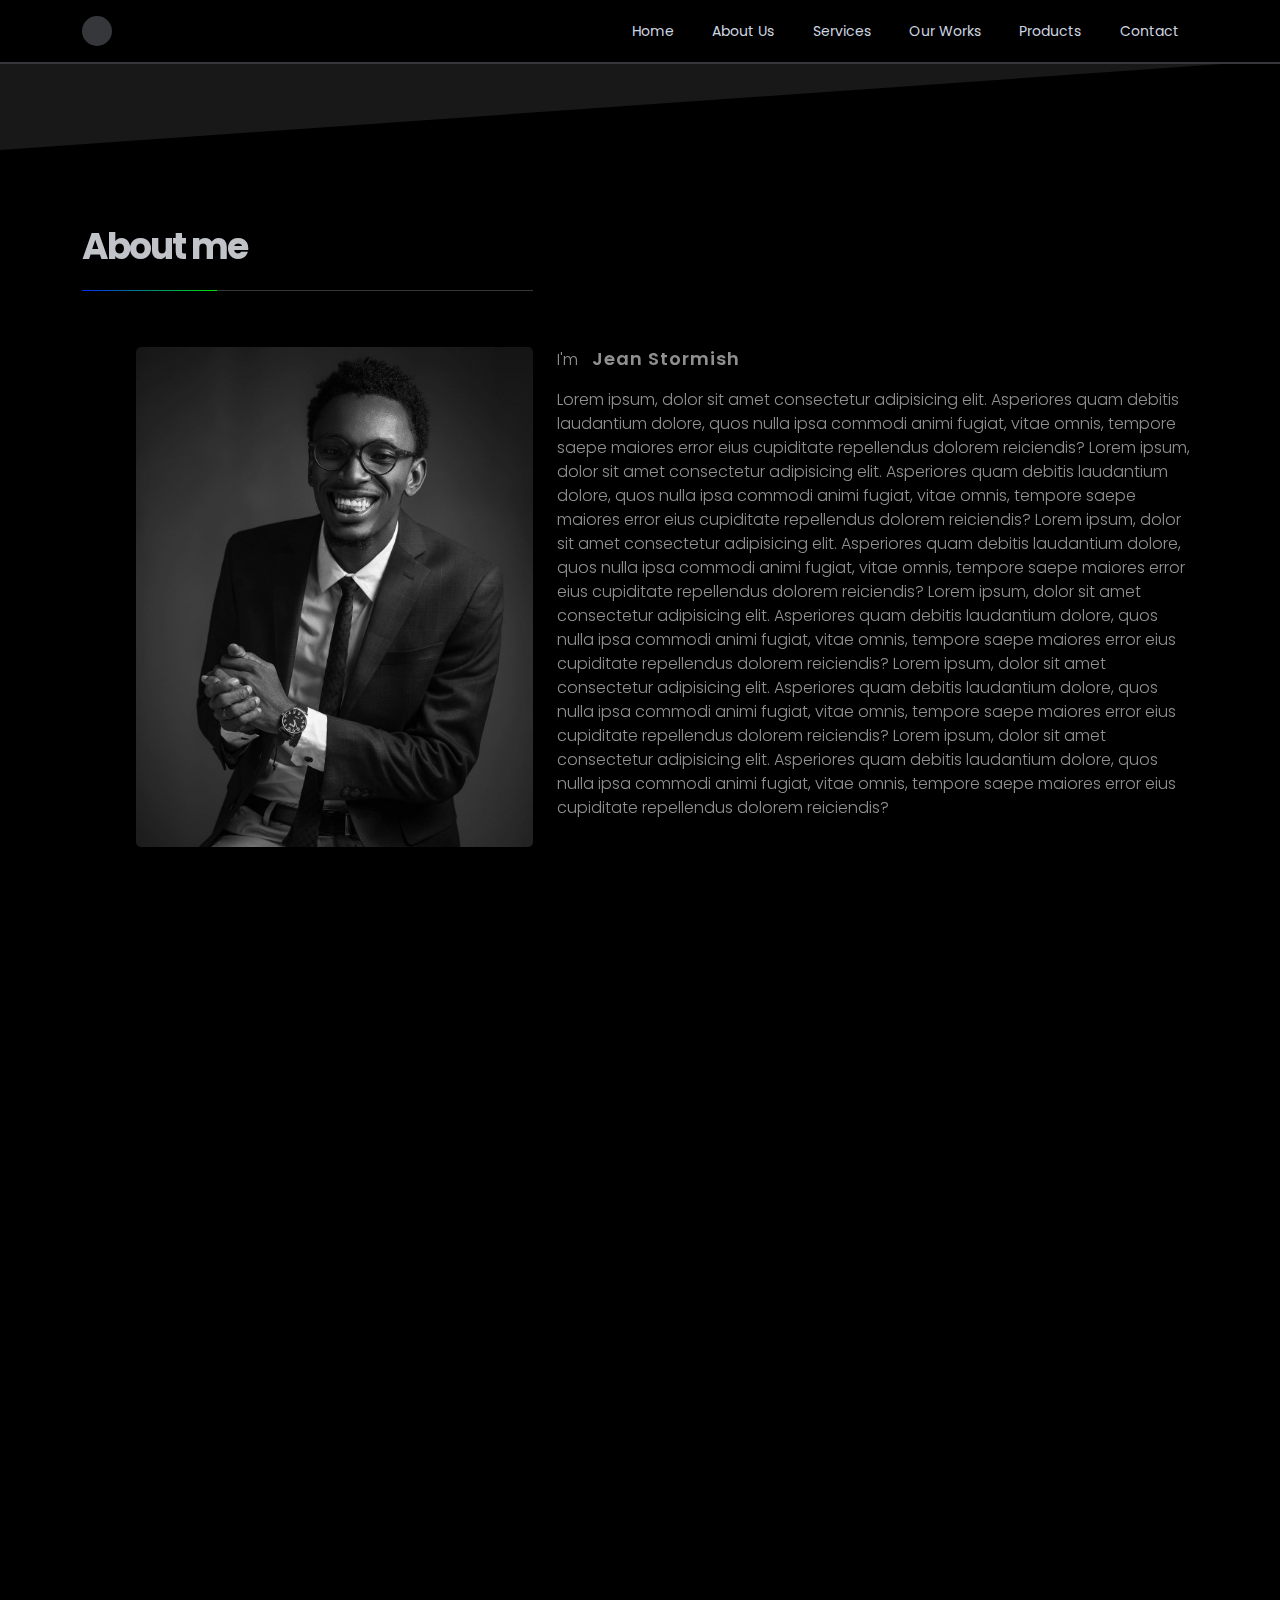
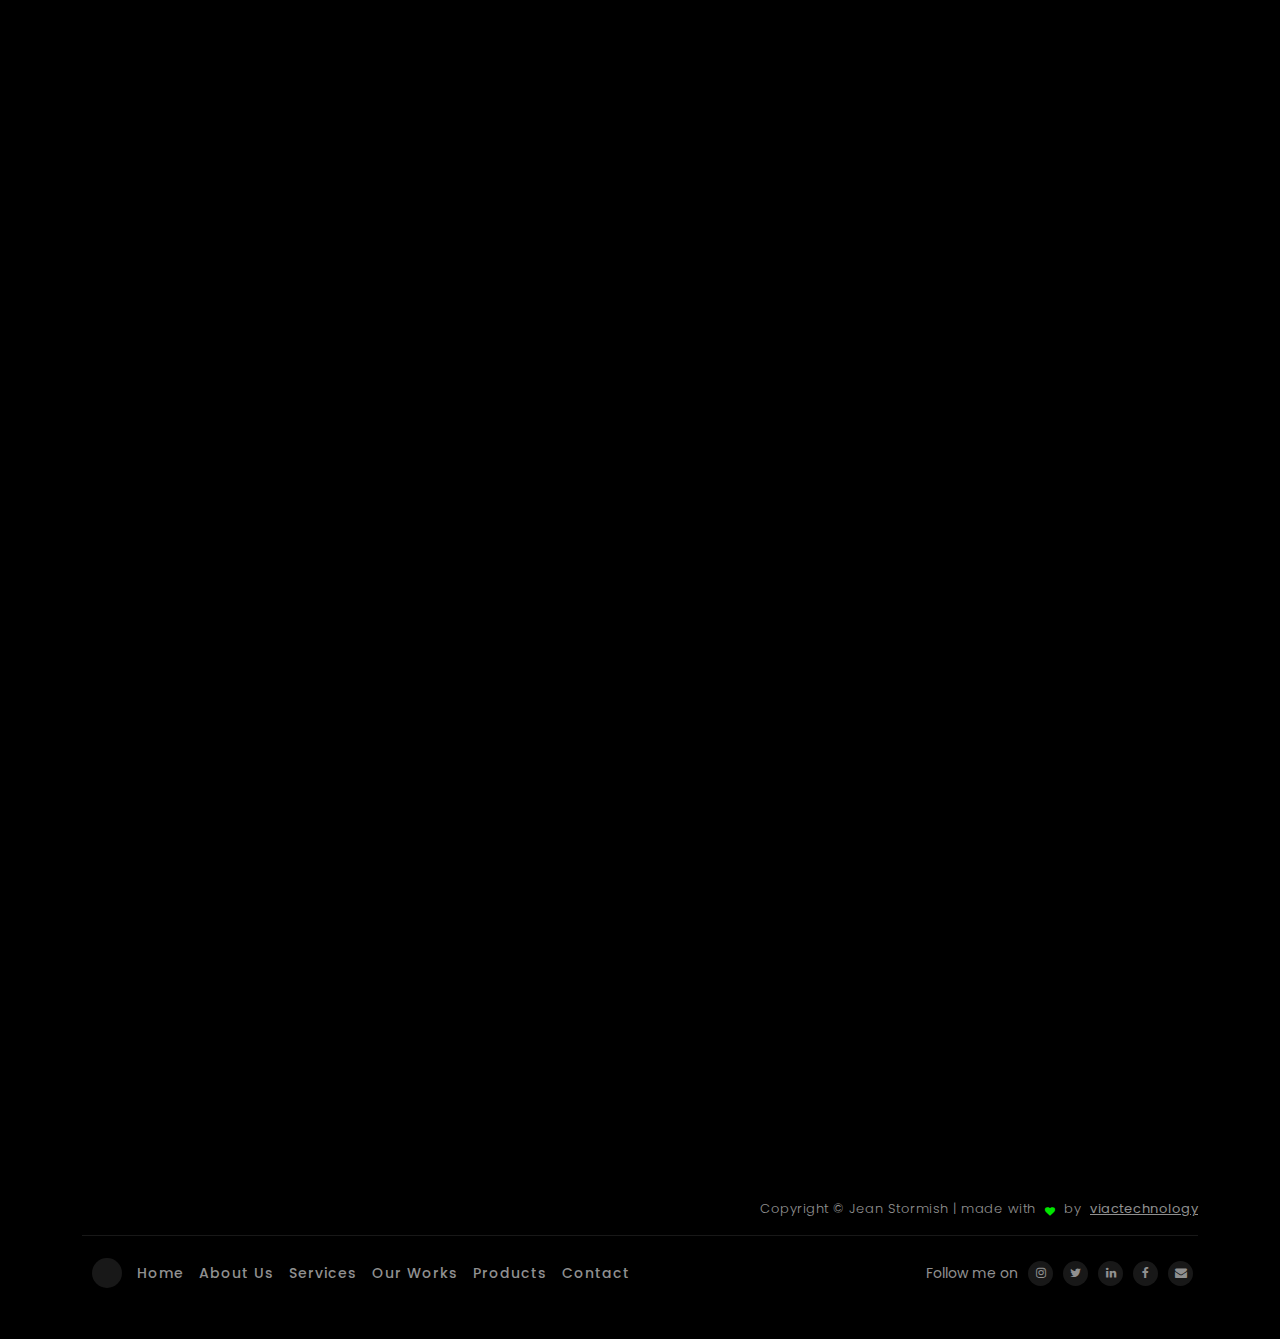
<file: about.html>
<!DOCTYPE html>
<html lang="en">
<head>

     <title>jStormish</title>

     <meta charset="UTF-8">
     <meta http-equiv="X-UA-Compatible" content="IE=Edge">
     <meta name="description" content="">
     <meta name="keywords" content="">
     <meta name="author" content="">
     <meta name="viewport" content="width=device-width, initial-scale=1, maximum-scale=1">
     <link rel="stylesheet" href="https://cdn.plyr.io/3.7.2/plyr.css" />
     <link rel="stylesheet" href="css/bootstrap.min.css">
     <link rel="stylesheet" href="css/font-awesome.min.css">
     <link rel="stylesheet" href="css/aos.css">

     <!-- MAIN CSS -->
     <link rel="stylesheet" href="css/main.css">
     <link rel="stylesheet" href="css/utilities.css">
     <link rel="stylesheet" href="css/style.css">
     <link rel="stylesheet" href="css/video.css">
     <link rel="stylesheet" href="css/responsive.css">
</head>
<body data-spy="scroll" data-target="#navbarNav" data-offset="50">

    <!-- MENU BAR -->
    <nav class="navbar navbar-expand-lg fixed-top">
        <div class="container">

            <a class="navbar-brand" href="index.html"></a>

            <button class="navbar-toggler" type="button" data-toggle="collapse" data-target="#navbarNav" aria-controls="navbarNav" aria-expanded="false"
                aria-label="Toggle navigation">
                <span class="navbar-toggler-icon"></span>
            </button>

            <div class="collapse navbar-collapse"  id="navbarNav">
                <ul class="navbar-nav ms-auto">
                    <li class="nav-item">
                        <a href="index.html" class="nav-link smoothScroll">Home</a>
                    </li>

                    <li class="nav-item">
                        <a href="about.html" class="nav-link smoothScroll">About Us</a>
                    </li>

                    <li class="nav-item">
                        <a href="Services.html" class="nav-link smoothScroll">Services</a>
                    </li>

                    <li class="nav-item">
                        <a href="works.html" class="nav-link smoothScroll">Our Works</a>
                    </li>
                    <li class="nav-item">
                        <a href="shop.html" class="nav-link smoothScroll">Products</a>
                    </li>

                    <li class="nav-item">
                        <a href="contact.html" class="nav-link smoothScroll">Contact</a>
                    </li>
                    
                </ul>

            </div>

        </div>
    </nav>
    <section class="letsGo letsGo--bg"></section>

    <section class="section about-me">
        <div class="container">
            <div class="row mb-2">
                <div class="mt-lg-12 mb-lg-0 mb-2 col-lg-5 col-md-10  col-12">
                <div class="section-title" data-aos="fade-up" data-aos-delay="300">
                    <h2 class="mb-3">About me</h2>
                </div>
                </div>
            </div>
            <div class="row">
                <div class="mt-lg-5 col-lg-5 col-md-6 col-ms-12" data-aos="fade-up" data-aos-delay="400">
                    <div class="about-left">
                        <div class="about-profil mb-3">
                            <div class="profil-img">
                                <img src="images/picture/storm1.jpg" class="img-fluid" alt="" srcset="">
                            </div>
                        </div>
                    </div>
                </div>
                <div class="mt-lg-5 col-lg-7 col-md-6 col-ms-12" data-aos="fade-up" data-aos-delay="500">
                    <p>I'm  <span class="name-text">Jean Stormish</span> </p>
                    <p>
                        Lorem ipsum, dolor sit amet consectetur adipisicing elit. 
                        Asperiores quam debitis laudantium dolore, quos nulla 
                        ipsa commodi animi fugiat, vitae omnis, tempore saepe maiores 
                        error eius cupiditate repellendus dolorem reiciendis?
                        Lorem ipsum, dolor sit amet consectetur adipisicing elit. 
                        Asperiores quam debitis laudantium dolore, quos nulla 
                        ipsa commodi animi fugiat, vitae omnis, tempore saepe maiores 
                        error eius cupiditate repellendus dolorem reiciendis?
                        Lorem ipsum, dolor sit amet consectetur adipisicing elit. 
                        Asperiores quam debitis laudantium dolore, quos nulla 
                        ipsa commodi animi fugiat, vitae omnis, tempore saepe maiores 
                        error eius cupiditate repellendus dolorem reiciendis?
                        Lorem ipsum, dolor sit amet consectetur adipisicing elit. 
                        Asperiores quam debitis laudantium dolore, quos nulla 
                        ipsa commodi animi fugiat, vitae omnis, tempore saepe maiores 
                        error eius cupiditate repellendus dolorem reiciendis?
                        Lorem ipsum, dolor sit amet consectetur adipisicing elit. 
                        Asperiores quam debitis laudantium dolore, quos nulla 
                        ipsa commodi animi fugiat, vitae omnis, tempore saepe maiores 
                        error eius cupiditate repellendus dolorem reiciendis?
                        Lorem ipsum, dolor sit amet consectetur adipisicing elit. 
                        Asperiores quam debitis laudantium dolore, quos nulla 
                        ipsa commodi animi fugiat, vitae omnis, tempore saepe maiores 
                        error eius cupiditate repellendus dolorem reiciendis?
                    </p>
                    <!-- <h4 class="story">Little Story</h4>
                    <div class="about-video">
                        <video id="player" playsinline controls data-poster="/path/to/poster.jpg">
                            <source src="images/video/nature.mp4" type="video/mp4" />
                          </video>
                    </div> -->
                </div>
            </div>
        </div>
    </section>
    <section class="section temoignages" style="margin-top: -70px;">
        <div class="container">
            <div class="row">
                <div class="mt-lg-12 mb-lg-0 mb-2 col-lg-5 col-md-10  col-12">
                <div class="section-title" data-aos="fade-up" data-aos-delay="300">
                    <h2>Testimonials</h2>
                </div>
                </div>
            </div>
            
            <div id="carousel1" class="card-base-container" data-aos="fade-up" data-aos-delay="400">
                <div class="item radius-20 p-5">
                    <div class="testimonials-text-before"><i class="fa fa-quote-right"></i></div>
                    <div class="testimonials-text">
                        <p class="mb-2">Lorem Ipsum is simply dummy text of the printing and typesetting industry. Lorem Ipsum has been the industry's standard dummy text ever since the 1500s, when an unknown printer took a galley of type and scrambled it to make a type specimen book.</p>
                        <div class="listing-rating">
                           <i class="fa fa-star"></i>
                           <i class="fa fa-star"></i>
                           <i class="fa fa-star"></i>
                           <i class="fa fa-star"></i>
                           <i class="fa fa-star"></i>
                       </div>
                    </div>
                     <!-- <div class="testimonials-text-after"><i class="fa fa-quote-left"></i></div>  -->
                    <div class="avatar-box d-flex justify-content-start align-items-center ">
                        <div class="avatar radius-circle">
                            <img src="images/post/post-6.jpg" class="img-fluid radius-circle" alt="" srcset="">
                        </div>
                        <span>Sindy BAYONNE</span>
                    </div>
                </div>
                <div class="item radius-20 p-5" data-aos="fade-up" data-aos-delay="500">
                    <div class="testimonials-text-before"><i class="fa fa-quote-right"></i></div>
                    <div class="testimonials-text">
                        <p class="mb-2">Lorem Ipsum is simply dummy text of the printing and typesetting industry. Lorem Ipsum has been the industry's standard dummy text ever since the 1500s, when an unknown printer took a galley of type and scrambled it to make a type specimen book.</p>
                        <div class="listing-rating">
                           <i class="fa fa-star"></i>
                           <i class="fa fa-star"></i>
                           <i class="fa fa-star"></i>
                           <i class="fa fa-star"></i>
                           <i class="fa fa-star"></i>
                       </div>
                    </div>
                     <!-- <div class="testimonials-text-after"><i class="fa fa-quote-left"></i></div>  -->
                    <div class="avatar-box d-flex justify-content-start align-items-center ">
                        <div class="avatar radius-circle">
                            <img src="images/post/post-6.jpg" class="img-fluid radius-circle" alt="" srcset="">
                        </div>
                        <span>Sindy BAYONNE</span>
                    </div>
                </div>
                <div class="item radius-20 p-5" data-aos="fade-up" data-aos-delay="600">
                    <div class="testimonials-text-before"><i class="fa fa-quote-right"></i></div>
                    <div class="testimonials-text">
                        <p class="mb-2">Lorem Ipsum is simply dummy text of the printing and typesetting industry. Lorem Ipsum has been the industry's standard dummy text ever since the 1500s, when an unknown printer took a galley of type and scrambled it to make a type specimen book.</p>
                        <div class="listing-rating">
                           <i class="fa fa-star"></i>
                           <i class="fa fa-star"></i>
                           <i class="fa fa-star"></i>
                           <i class="fa fa-star"></i>
                           <i class="fa fa-star"></i>
                       </div>
                    </div>
                     <!-- <div class="testimonials-text-after"><i class="fa fa-quote-left"></i></div>  -->
                    <div class="avatar-box d-flex justify-content-start align-items-center ">
                        <div class="avatar radius-circle">
                            <img src="images/post/post-6.jpg" class="img-fluid radius-circle" alt="" srcset="">
                        </div>
                        <span>Sindy BAYONNE</span>
                    </div>
                </div>
                <div class="item radius-20 p-5" data-aos="fade-up" data-aos-delay="400">
                    <div class="testimonials-text-before"><i class="fa fa-quote-right"></i></div>
                    <div class="testimonials-text">
                        <p class="mb-2">Lorem Ipsum is simply dummy text of the printing and typesetting industry. Lorem Ipsum has been the industry's standard dummy text ever since the 1500s, when an unknown printer took a galley of type and scrambled it to make a type specimen book.</p>
                        <div class="listing-rating">
                           <i class="fa fa-star"></i>
                           <i class="fa fa-star"></i>
                           <i class="fa fa-star"></i>
                           <i class="fa fa-star"></i>
                           <i class="fa fa-star"></i>
                       </div>
                    </div>
                     <!-- <div class="testimonials-text-after"><i class="fa fa-quote-left"></i></div>  -->
                    <div class="avatar-box d-flex justify-content-start align-items-center ">
                        <div class="avatar radius-circle">
                            <img src="images/post/post-6.jpg" class="img-fluid radius-circle" alt="" srcset="">
                        </div>
                        <span>Sindy BAYONNE</span>
                    </div>
                </div>
                <button class="btn nextBtn" data-aos="fade-up" data-aos-delay="600"><i class="fa fa-angle-right" ></i></button>
                <button class="btn  prevBtn" data-aos="fade-up" data-aos-delay="600"><i class="fa fa-angle-left"></i></button>
            </div>
         
        </div>
     </section>
    <section class="section services" style="margin-top: -80px;">
        <div class="container">
            <div class="row">
                <div class="mt-lg-12 mb-lg-0 mb-2 col-lg-5 col-md-10  col-12">
                 <div class="section-title" data-aos="fade-up" data-aos-delay="300">
                     <h2>Our Services</h2>
                   </div>
                </div>
            </div>
            <div class="row mb-5" data-aos="fade-up" data-aos-delay="500">
                <div class="mt-lg-5 col-lg-4 col-md-6 col-ms-12">
                    <div class="card-box-bordered radius-10">
                        <div class="card-box--icon radius-circle mx-auto">
                            <img src="images/icon/web-design1.png" class="img-fluid" alt="" srcset="">
                        </div>
                        <h3 class="text-center mb-3">Graphic Design</h3>
                        <p class="text-center">
                             Lorem ipsum dolor sit amet consectetur adipisicing elit.
                             Reprehenderit molestiae possimus cupiditate repellendus
                             distinctio nesciunt quidem consequuntur eum tempore veritatis porro sed beatae, 
                             veniam esse doloremque, quo, velit minima consequatur.
                        </p>
                    </div>
                </div>
                <div class="mt-lg-5 col-lg-4 col-md-6 col-ms-12">
                    <div class="card-box-bordered  radius-10 ">
                        <div class="card-box--icon radius-circle mx-auto">
                            <img src="images/icon/flyer1.png" class="img-fluid" alt="" srcset="">
                        </div>
                        <h3 class="text-center mb-3">Flyer Design</h3>
                        <p class="text-center">
                             Lorem ipsum dolor sit amet consectetur adipisicing elit.
                             Reprehenderit molestiae possimus cupiditate repellendus
                             distinctio nesciunt quidem consequuntur eum tempore veritatis porro sed beatae, 
                             veniam esse doloremque, quo, velit minima consequatur.
                        </p>
                    </div>
                </div>
                <div class="mt-lg-5 col-lg-4 col-md-6 col-ms-12">
                    <div class="card-box-bordered  radius-10 ">
                        <div class="card-box--icon radius-circle mx-auto">
                         <img src="images/icon/promotion1.png" class="img-fluid" alt="" srcset="">
                        </div>
                        <h3 class="text-center mb-3">Digital Marketing</h3>
                        <p class="text-center">
                             Lorem ipsum dolor sit amet consectetur adipisicing elit.
                             Reprehenderit molestiae possimus cupiditate repellendus
                             distinctio nesciunt quidem consequuntur eum tempore veritatis porro sed beatae, 
                             veniam esse doloremque, quo, velit minima consequatur.
                        </p>
                    </div>
                </div>
                <div class="mt-lg-4 col-lg-4 col-md-6 col-ms-12">
                    <div class="card-box-bordered  radius-10">
                        <div class="card-box--icon radius-circle mx-auto">
                            <img src="images/icon/branding1.png" class="img-fluid" alt="" srcset="">
                        </div>
                        <h3 class="text-center mb-3">Branding Identity</h3>
                        <p class="text-center">
                             Lorem ipsum dolor sit amet consectetur adipisicing elit.
                             Reprehenderit molestiae possimus cupiditate repellendus
                             distinctio nesciunt quidem consequuntur eum tempore veritatis porro sed beatae, 
                             veniam esse doloremque, quo, velit minima consequatur.
                        </p>
                    </div>
                    
                </div>
                <div class="mt-lg-4 col-lg-4 col-md-6 col-ms-12">
                    <div class="card-box-bordered  radius-10 ">
                        <div class="card-box--icon radius-circle mx-auto">
                            <img src="images/icon/graphic-design1.png" class="img-fluid" alt="" srcset="">
                        </div>
                        <h3 class="text-center mb-3">Logo Design</h3>
                        <p class="text-center">
                             Lorem ipsum dolor sit amet consectetur adipisicing elit.
                             Reprehenderit molestiae possimus cupiditate repellendus
                             distinctio nesciunt quidem consequuntur eum tempore veritatis porro sed beatae, 
                             veniam esse doloremque, quo, velit minima consequatur.
                        </p>
                    </div>
                </div>
                <div class="mt-lg-4 col-lg-4 col-md-6 col-ms-12">
                    <div class="card-box-bordered  radius-10 ">
                        <div class="card-box--icon radius-circle mx-auto">
                            <img src="images/icon/flyer-21.png" class="img-fluid" alt="" srcset="">
                        </div>
                        <h3 class="text-center mb-3">Event Branding</h3>
                        <p class="text-center">
                             Lorem ipsum dolor sit amet consectetur adipisicing elit.
                             Reprehenderit molestiae possimus cupiditate repellendus
                             distinctio nesciunt quidem consequuntur eum tempore veritatis porro sed beatae, 
                             veniam esse doloremque, quo, velit minima consequatur.
                        </p>
                    </div>
                </div>
            </div>
            <div class="row">
                <div class="link-redirect" data-aos="zoom-in-left" data-aos-delay="500">
                    <a href="contact.html" class="btn _redirect-link radius-20">Let's start working &nbsp; <i class="fa fa-angle-right"></i></a>
                </div>
            </div>
        </div>
     </section>


    


     <!-- FOOTER -->
     <footer class="site-footer">
          <div class="container">
            <p class="d-flex justify-content-end">Copyright &copy; Jean Stormish | made with  &nbsp;<i class="fa fa-heart"> </i>&nbsp; by &nbsp;<span><a href="">viactechnology</a></span>  </p>
            <div class="line-footer"></div>
               <div class="row">
                    <div class="d-flex justify-content-between align-items-center">
                        <div class="navigation d-flex justify-content-start align-items-center">
                            <a href="" class="footer-logo"></a>
                            <a href="">Home</a>
                            <a href="">About Us</a>
                            <a href="">Services</a>
                            <a href="">Our Works</a>
                            <a href="">Products</a>
                            <a href="">Contact</a>
                        </div>
                        <div class="icon-contact d-flex justify-content-end align-items-center">
                            <span>Follow me on</span>
                            <a href="" class="ico"><i class="fa fa-instagram"></i></a>
                            <a href="" class="ico"> <i class="fa fa-twitter"></i></a>
                            <a href="" class="ico"><i class="fa fa-linkedin"></i></a>
                            <a href="" class="ico"><i class="fa fa-facebook"></i></a>
                            <a href="" class="ico"><i class="fa fa-envelope"></i></a>
                        </div>
                    </div>
               </div>
          </div>
     </footer>

 

     <!-- SCRIPTS -->
     <script src="js/jquery.min.js"></script>
     <script src="js/bootstrap.min.js"></script>
     <script src="js/bootstrap.js"></script>
     <script src="js/aos.js"></script>
     <script src="js/smoothscroll.js"></script>
     <script src="js/custom.js"></script>
     <script src="js/carousel.js"></script>
     <script src="https://cdn.plyr.io/3.7.2/plyr.polyfilled.js"></script>

</body>
</html>
</file>
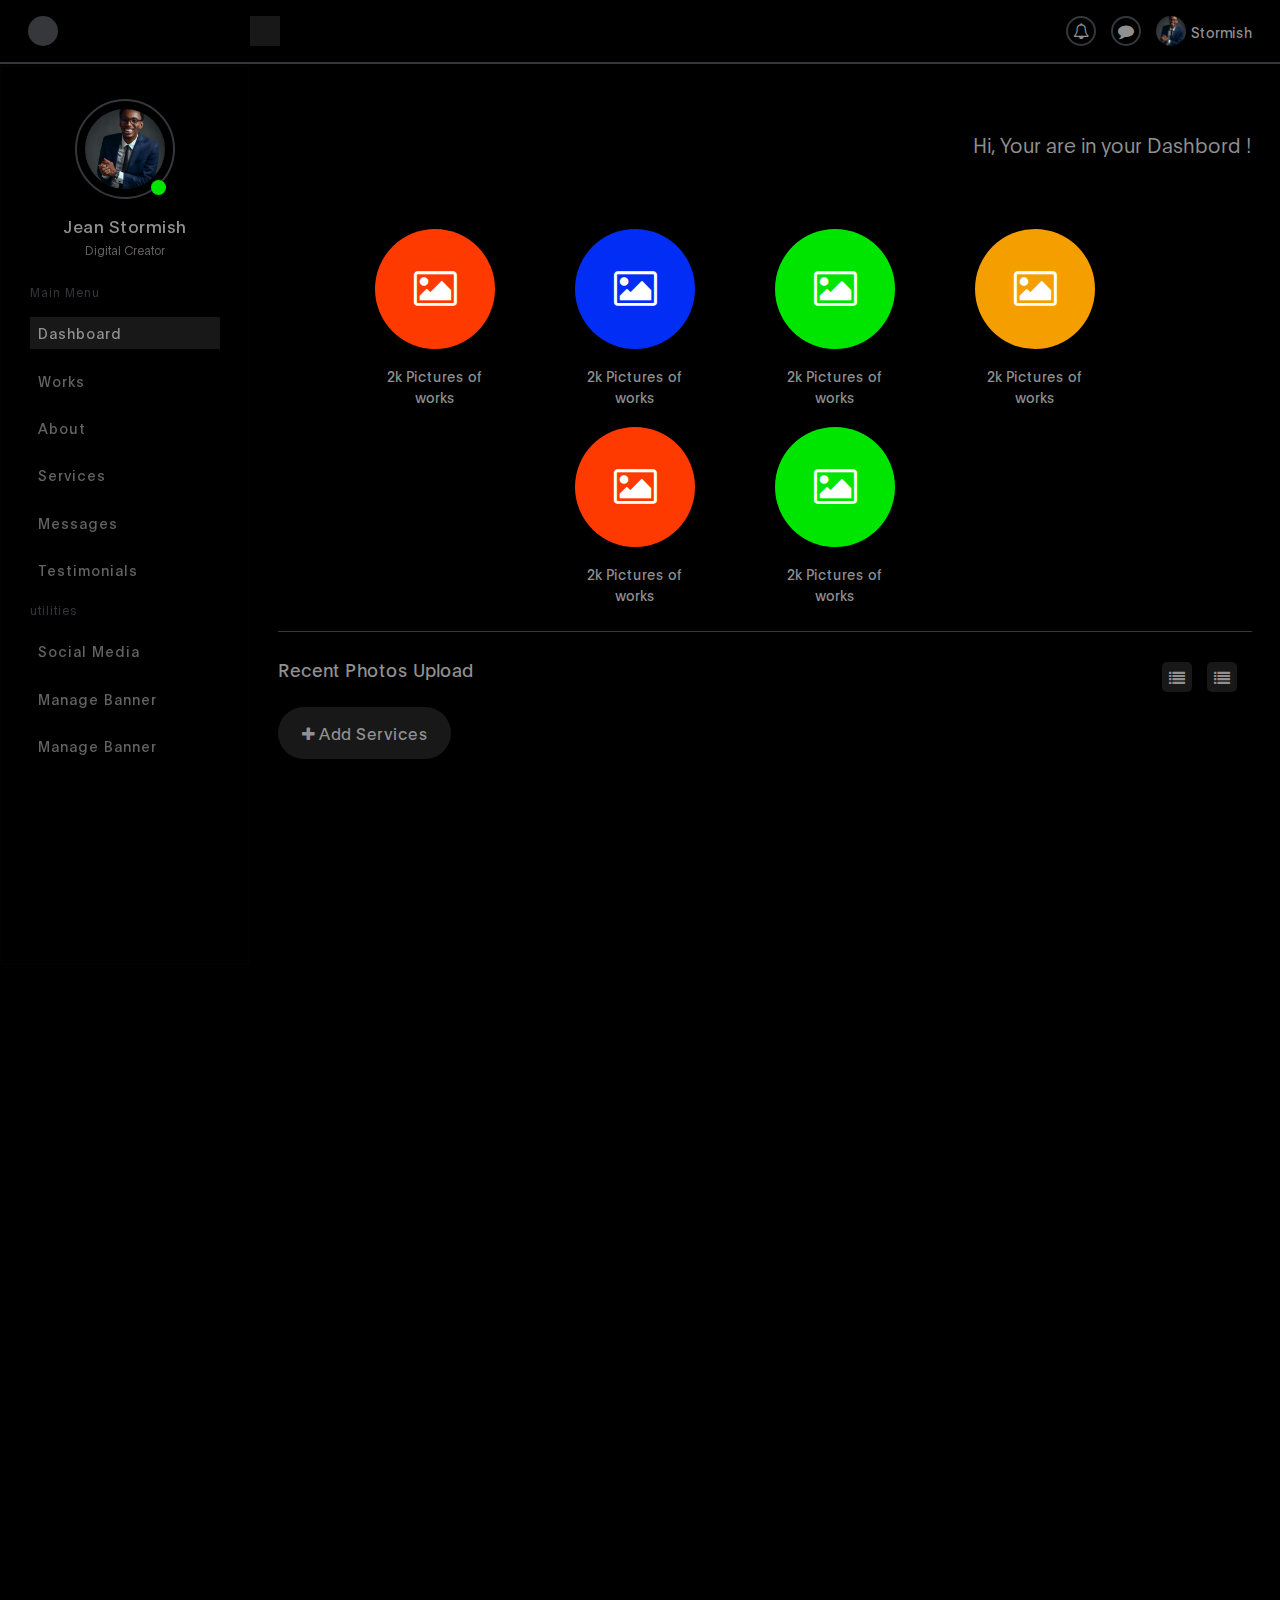
<file: admin-services.html>
<!DOCTYPE html>
<html lang="en">
<head>

     <title>jStormish</title>

     <meta charset="UTF-8">
     <meta http-equiv="X-UA-Compatible" content="IE=Edge">
     <meta name="description" content="">
     <meta name="keywords" content="">
     <meta name="author" content="">
     <meta name="viewport" content="width=device-width, initial-scale=1, maximum-scale=1">
     <link rel="stylesheet" href="css/bootstrap.min.css">
     <link rel="stylesheet" href="css/font-awesome.min.css">
     <link rel="stylesheet" href="css/aos.css">

     <!-- MAIN CSS -->
     <link rel="stylesheet" href="css/main.css">
     <link rel="stylesheet" href="css/utilities.css">
     <link rel="stylesheet" href="css/style.css">
     <link rel="stylesheet" href="css/dashboard.css">
     <link rel="stylesheet" href="css/responsive-dashboard.css">
</head>
<body data-spy="scroll" data-target="#navbarNav" data-offset="50">
    <div class="head fixed-top">
        <div class="container-fluid">
           <div class="d-flex flex-row justify-content-start align-items-center">
                <div class="logo-brand">
                        <div class="brand"></div>
                </div>
                <div class="top-bar d-flex flex-row justify-content-between align-items-center">
                    <div class="menu-icon"></div>
                    <div class="right_topbar d-flex flex-row justify-content-end align-items-center">
                        <a href="#" class="_btn-notif"><i class="fa fa-bell-o"></i></a>
                        <a href="#" class="_btn-notif"><i class="fa fa-comment"></i></a>
                        <a href="#">
                            <div class=" d-flex justify-content-start align-items-center">
                                <div class="login-profil user"> 
                                <img src="images/picture/storm1.jpg" alt="" srcset="">
                                </div>
                            <span class="span-username">Stormish</span>
                            </div>
                         </a>
                     </div>
                </div>
           </div>
        </div>
    </div>

    <div class="wrap d-flex flex-row">
        <div class="sidebar-container">
            <nav class="sidebar">
                    
                <div class="container-fluid">
                    <div class="profil-container w-100 mt-3">
                        <div class="profil-user-login mb-4 mx-auto radius-circle">
                            <div class="user-login-img mx-auto radius-circle">
                                <img src="images/picture/storm1.jpg" class="img-fluid" alt="" srcset="">
                            </div>
                            <div class="login radius-circle"></div>
                        </div>
                        <p class="profil-username">Jean Stormish</p>
                        <p class="user-title mb-4">Digital Creator</p>
                    </div>

                    <ul class="nav">
                        <p class="side-menu-title mb-3">Main Menu</p>

                        <li class="nav-item radius-5 active">
                            <a class="nav-link" href="dashbord.html">
                              <span class="menu-title">Dashboard</span>
                            </a>
                        </li>
                        <li class="nav-item">
                            <a class="nav-link" href="index.html">
                              <span class="menu-title">Works</span>
                            </a>
                        </li>
                        <li class="nav-item">
                            <a class="nav-link" href="index.html">
                              <span class="menu-title">About</span>
                            </a>
                        </li>
                        <li class="nav-item">
                            <a class="nav-link" href="index.html">
                              <span class="menu-title">Services</span>
                            </a>
                        </li>
                        <li class="nav-item">
                            <a class="nav-link" href="index.html">
                              <span class="menu-title">Messages</span>
                            </a>
                        </li>
                        <li class="nav-item">
                            <a class="nav-link" href="index.html">
                              <span class="menu-title">Testimonials</span>
                            </a>
                        </li>

                        <p class="side-menu-title mb-3">utilities</p>

                        <li class="nav-item">
                            <a class="nav-link" href="index.html">
                              <span class="menu-title">Social Media</span>
                            </a>
                        </li>

                        <li class="nav-item">
                            <a class="nav-link" href="index.html">
                              <span class="menu-title">Manage Banner</span>
                            </a>
                        </li>
                        <li class="nav-item">
                            <a class="nav-link" href="index.html">
                              <span class="menu-title">Manage Banner</span>
                            </a>
                        </li>
                    </ul>
                </div>
            </nav>
        </div>
        <div class="main-content">
            <div class="container-fluid">
                <p class="head-title text-end  mt-5 ">  Hi, Your are in your Dashbord !</p>

                <div class="section-header d-flex  flex-wrap justify-content-center align-items-center mb-3">
                    <div class="section-info-content">
                        <div class="section-info radius-circle mb-3 bg-abricot"><i class="fa fa-picture-o"></i></div>
                        <div class="_info">
                            2k Pictures of works
                        </div>
                    </div>
                    <div class="section-info-content">
                        <div class="section-info radius-circle mb-3 bg-blue"><i class="fa fa-picture-o"></i></div>
                        <div class="_info">
                            2k Pictures of works
                        </div>
                    </div>
                    <div class="section-info-content">
                        <div class="section-info radius-circle mb-3 bg-green"><i class="fa fa-picture-o"></i></div>
                        <div class="_info">
                            2k Pictures of works
                        </div>
                    </div>
                    <div class="section-info-content">
                        <div class="section-info radius-circle mb-3 bg-yellow"><i class="fa fa-picture-o"></i></div>
                        <div class="_info">
                            2k Pictures of works
                        </div>
                    </div>
                    <div class="section-info-content">
                        <div class="section-info radius-circle mb-3 bg-abricot"><i class="fa fa-picture-o"></i></div>
                        <div class="_info">
                            2k Pictures of works
                        </div>
                    </div>
                    <div class="section-info-content">
                        <div class="section-info radius-circle mb-3 bg-green"><i class="fa fa-picture-o"></i></div>
                        <div class="_info">
                            2k Pictures of works
                        </div>
                    </div>
                </div>
                <div class="line-separator mb-3"></div>
                
                <div class="mb-2 mt-lg-4 d-flex justify-content-between align-items-center">
                    <p class="tittle-upload">Recent Photos Upload</p>
                    <div class="button-box d-flex justify-content-end align-items-center">
                        <div class="  _button radius-5"><i class="fa fa-list"></i></div>
                        <div class="  _button radius-5"><i class="fa fa-list"></i></div>
                    </div>
                </div>
                <a href="" class="btn _btn radius-50  mb-2" data-aos="fade-up" data-aos-delay="300"><i class="fa fa-plus"></i> Add Services</a>
                <div class="row mt-4 mb-5" data-aos="fade-up" data-aos-delay="500">
                    <div class="mb-3 col-lg-4 col-md-6 col-ms-12">
                        <div class="card-box-bordered radius-5">
                            <div class="card-box--icon radius-circle mx-auto">
                                <img src="images/icon/web-design1.png" class="img-fluid" alt="" srcset="">
                            </div>
                            <h3 class="text-center mb-3">Graphic Design</h3>
                            <p class="text-center">
                                 Lorem ipsum dolor sit amet consectetur adipisicing elit.
                                 Reprehenderit molestiae possimus cupiditate repellendus
                                 distinctio nesciunt quidem consequuntur eum tempore veritatis porro sed beatae, 
                                 veniam esse doloremque, quo, velit minima consequatur.
                            </p>
                            <div class="card-action d-flex flex-column justify-content-start align-items-center">
                                <a href="" class="btn _btn-action edit radius-circle mb-2"><i class="fa fa-edit"></i></a>
                                <a href="" class="btn _btn-action view radius-circle mb-2"><i class="fa fa-eye"></i></a>
                                <a href="" class="btn _btn-action delete radius-circle mb-2"><i class="fa fa-trash"></i></a>
                            </div>
                        </div>
                    </div>
                    <div class="mb-3 col-lg-4 col-md-6 col-ms-12">
                        <div class="card-box-bordered  radius-5 ">
                            <div class="card-box--icon radius-circle mx-auto">
                                <img src="images/icon/flyer1.png" class="img-fluid" alt="" srcset="">
                            </div>
                            <h3 class="text-center mb-3">Flyer Design</h3>
                            <p class="text-center">
                                 Lorem ipsum dolor sit amet consectetur adipisicing elit.
                                 Reprehenderit molestiae possimus cupiditate repellendus
                                 distinctio nesciunt quidem consequuntur eum tempore veritatis porro sed beatae, 
                                 veniam esse doloremque, quo, velit minima consequatur.
                            </p>
                            <div class="card-action d-flex flex-column justify-content-start align-items-center">
                                <a href="" class="btn _btn-action edit radius-circle mb-2"><i class="fa fa-edit"></i></a>
                                <a href="" class="btn _btn-action view radius-circle mb-2"><i class="fa fa-eye"></i></a>
                                <a href="" class="btn _btn-action delete radius-circle mb-2"><i class="fa fa-trash"></i></a>
                            </div>
                        </div>
                    </div>
                    <div class="mb-3 col-lg-4 col-md-6 col-ms-12">
                        <div class="card-box-bordered  radius-5 ">
                            <div class="card-box--icon radius-circle mx-auto">
                             <img src="images/icon/promotion1.png" class="img-fluid" alt="" srcset="">
                            </div>
                            <h3 class="text-center mb-3">Digital Marketing</h3>
                            <p class="text-center">
                                 Lorem ipsum dolor sit amet consectetur adipisicing elit.
                                 Reprehenderit molestiae possimus cupiditate repellendus
                                 distinctio nesciunt quidem consequuntur eum tempore veritatis porro sed beatae, 
                                 veniam esse doloremque, quo, velit minima consequatur.
                            </p>
                            <div class="card-action d-flex flex-column justify-content-start align-items-center">
                                <a href="" class="btn _btn-action edit radius-circle mb-2"><i class="fa fa-edit"></i></a>
                                <a href="" class="btn _btn-action view radius-circle mb-2"><i class="fa fa-eye"></i></a>
                                <a href="" class="btn _btn-action delete radius-circle mb-2"><i class="fa fa-trash"></i></a>
                            </div>
                        </div>
                    </div>
                    <div class="mb-3 col-lg-4 col-md-6 col-ms-12">
                        <div class="card-box-bordered  radius-5">
                            <div class="card-box--icon radius-circle mx-auto">
                                <img src="images/icon/branding1.png" class="img-fluid" alt="" srcset="">
                            </div>
                            <h3 class="text-center mb-3">Branding Identity</h3>
                            <p class="text-center">
                                 Lorem ipsum dolor sit amet consectetur adipisicing elit.
                                 Reprehenderit molestiae possimus cupiditate repellendus
                                 distinctio nesciunt quidem consequuntur eum tempore veritatis porro sed beatae, 
                                 veniam esse doloremque, quo, velit minima consequatur.
                            </p>
                            <div class="card-action d-flex flex-column justify-content-start align-items-center">
                                <a href="" class="btn _btn-action edit radius-circle mb-2"><i class="fa fa-edit"></i></a>
                                <a href="" class="btn _btn-action view radius-circle mb-2"><i class="fa fa-eye"></i></a>
                                <a href="" class="btn _btn-action delete radius-circle mb-2"><i class="fa fa-trash"></i></a>
                            </div>
                        </div>
                        
                    </div>
                    <div class="mb-3 col-lg-4 col-md-6 col-ms-12">
                        <div class="card-box-bordered  radius-5 ">
                            <div class="card-box--icon radius-circle mx-auto">
                                <img src="images/icon/graphic-design1.png" class="img-fluid" alt="" srcset="">
                            </div>
                            <h3 class="text-center mb-3">Logo Design</h3>
                            <p class="text-center">
                                 Lorem ipsum dolor sit amet consectetur adipisicing elit.
                                 Reprehenderit molestiae possimus cupiditate repellendus
                                 distinctio nesciunt quidem consequuntur eum tempore veritatis porro sed beatae, 
                                 veniam esse doloremque, quo, velit minima consequatur.
                            </p>
                            <div class="card-action d-flex flex-column justify-content-start align-items-center">
                                <a href="" class="btn _btn-action edit radius-circle mb-2"><i class="fa fa-edit"></i></a>
                                <a href="" class="btn _btn-action view radius-circle mb-2"><i class="fa fa-eye"></i></a>
                                <a href="" class="btn _btn-action delete radius-circle mb-2"><i class="fa fa-trash"></i></a>
                            </div>
                        </div>
                    </div>
                    <div class="mb-3 col-lg-4 col-md-6 col-ms-12">
                        <div class="card-box-bordered  radius-5 ">
                            <div class="card-box--icon radius-circle mx-auto">
                                <img src="images/icon/flyer-21.png" class="img-fluid" alt="" srcset="">
                            </div>
                            <h3 class="text-center mb-3">Event Branding</h3>
                            <p class="text-center">
                                 Lorem ipsum dolor sit amet consectetur adipisicing elit.
                                 Reprehenderit molestiae possimus cupiditate repellendus
                                 distinctio nesciunt quidem consequuntur eum tempore veritatis porro sed beatae, 
                                 veniam esse doloremque, quo, velit minima consequatur.
                            </p>
                            <div class="card-action d-flex flex-column justify-content-start align-items-center">
                                <a href="" class="btn _btn-action edit radius-circle mb-2"><i class="fa fa-edit"></i></a>
                                <a href="" class="btn _btn-action view radius-circle mb-2"><i class="fa fa-eye"></i></a>
                                <a href="" class="btn _btn-action delete radius-circle mb-2"><i class="fa fa-trash"></i></a>
                            </div>
                        </div>
                    </div>
                </div>
                    </div>
                </div>
            </div>
        </div>
    </div>
      <!-- SCRIPTS -->
      <script src="js/jquery.min.js"></script>
      <script src="js/bootstrap.min.js"></script>
      <script src="js/bootstrap.js"></script>
      <script src="js/aos.js"></script>
      <script src="js/smoothscroll.js"></script>
      <script src="js/custom.js"></script>
      <script src="js/utilities.js"></script>
</body>
</html>
</file>
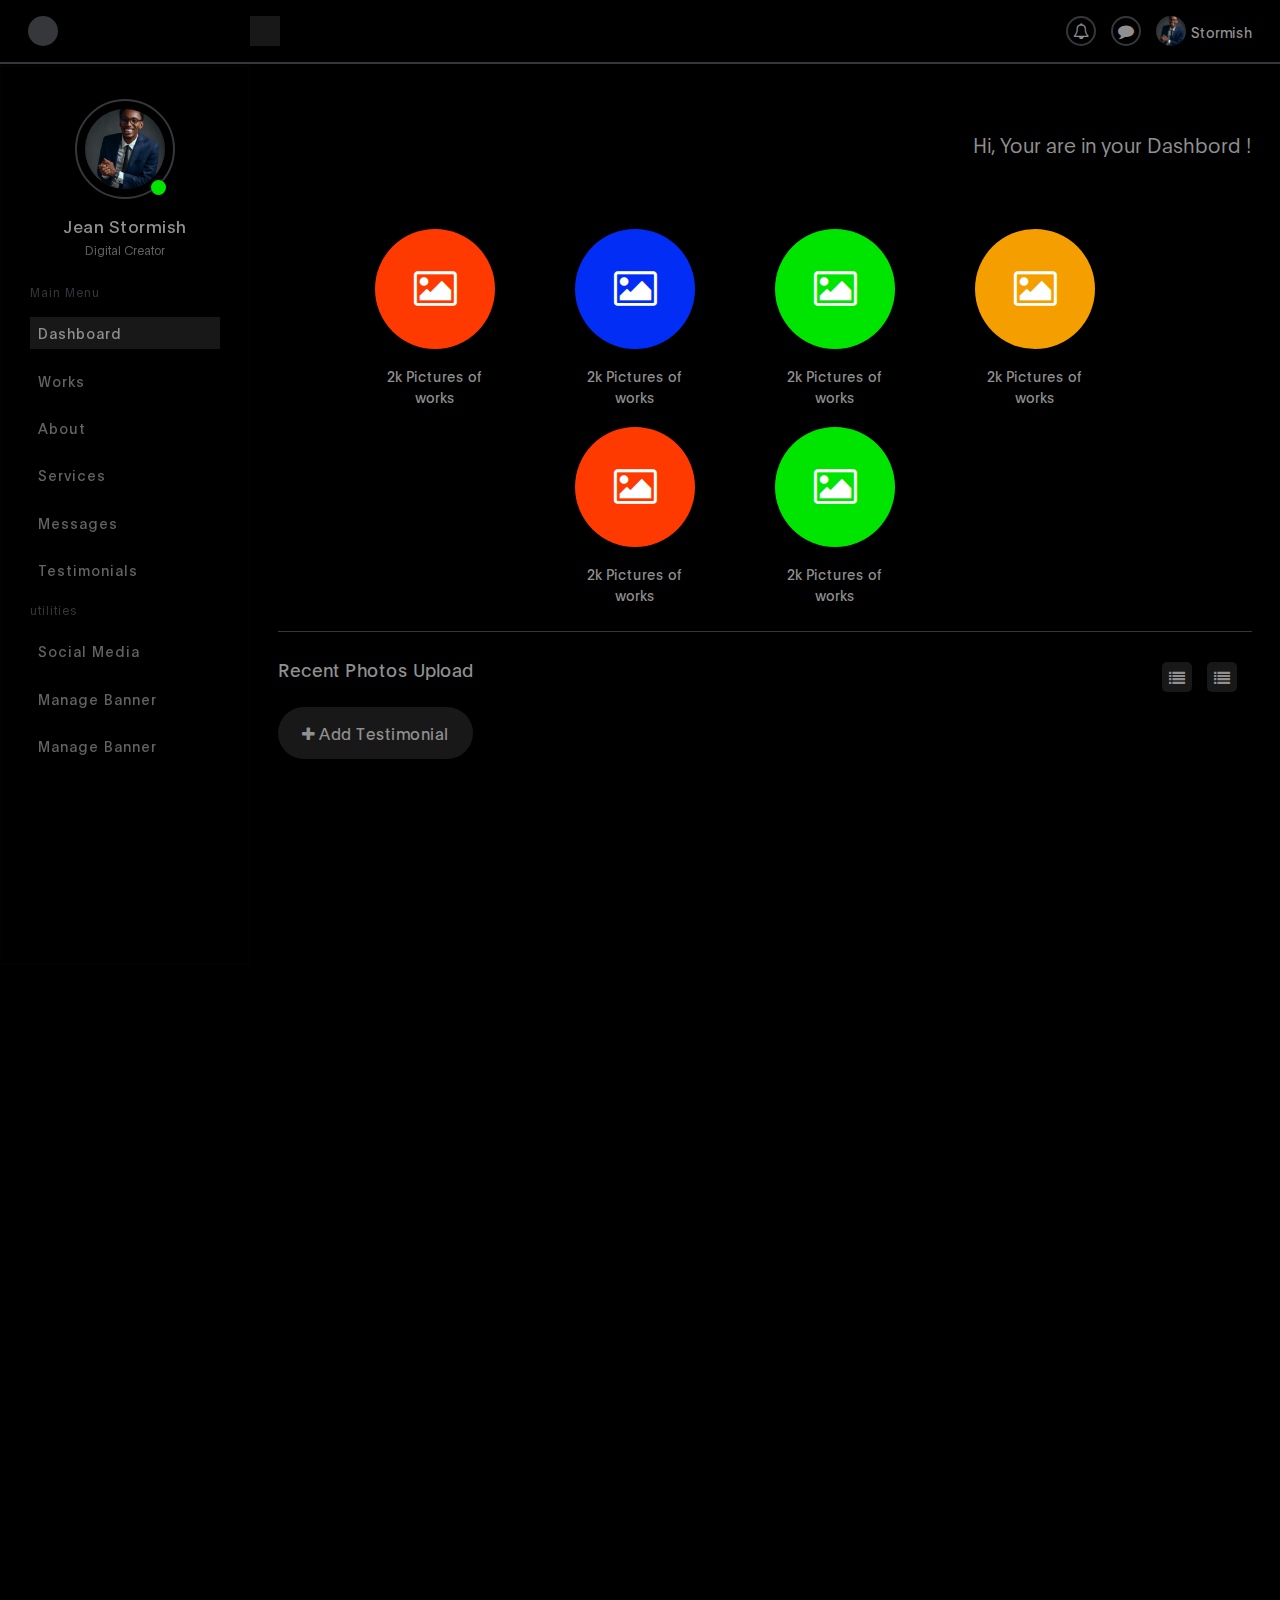
<file: admin-testimoni.html>
<!DOCTYPE html>
<html lang="en">
<head>

     <title>jStormish</title>

     <meta charset="UTF-8">
     <meta http-equiv="X-UA-Compatible" content="IE=Edge">
     <meta name="description" content="">
     <meta name="keywords" content="">
     <meta name="author" content="">
     <meta name="viewport" content="width=device-width, initial-scale=1, maximum-scale=1">
     <link rel="stylesheet" href="css/bootstrap.min.css">
     <link rel="stylesheet" href="css/font-awesome.min.css">
     <link rel="stylesheet" href="css/aos.css">

     <!-- MAIN CSS -->
     <link rel="stylesheet" href="css/main.css">
     <link rel="stylesheet" href="css/utilities.css">
     <link rel="stylesheet" href="css/style.css">
     <link rel="stylesheet" href="css/dashboard.css">
     <link rel="stylesheet" href="css/responsive-dashboard.css">
</head>
<body data-spy="scroll" data-target="#navbarNav" data-offset="50">
    <div class="head fixed-top">
        <div class="container-fluid">
           <div class="d-flex flex-row justify-content-start align-items-center">
                <div class="logo-brand">
                        <div class="brand"></div>
                </div>
                <div class="top-bar d-flex flex-row justify-content-between align-items-center">
                    <div class="menu-icon"></div>
                    <div class="right_topbar d-flex flex-row justify-content-end align-items-center">
                        <a href="#" class="_btn-notif"><i class="fa fa-bell-o"></i></a>
                        <a href="#" class="_btn-notif"><i class="fa fa-comment"></i></a>
                        <a href="#">
                            <div class=" d-flex justify-content-start align-items-center">
                                <div class="login-profil user"> 
                                <img src="images/picture/storm1.jpg" alt="" srcset="">
                                </div>
                            <span class="span-username">Stormish</span>
                            </div>
                         </a>
                     </div>
                </div>
           </div>
        </div>
    </div>

    <div class="wrap d-flex flex-row">
        <div class="sidebar-container">
            <nav class="sidebar">
                    
                <div class="container-fluid">
                    <div class="profil-container w-100 mt-3">
                        <div class="profil-user-login mb-4 mx-auto radius-circle">
                            <div class="user-login-img mx-auto radius-circle">
                                <img src="images/picture/storm1.jpg" class="img-fluid" alt="" srcset="">
                            </div>
                            <div class="login radius-circle"></div>
                        </div>
                        <p class="profil-username">Jean Stormish</p>
                        <p class="user-title mb-4">Digital Creator</p>
                    </div>

                    <ul class="nav">
                        <p class="side-menu-title mb-3">Main Menu</p>

                        <li class="nav-item radius-5 active">
                            <a class="nav-link" href="dashbord.html">
                              <span class="menu-title">Dashboard</span>
                            </a>
                        </li>
                        <li class="nav-item">
                            <a class="nav-link" href="index.html">
                              <span class="menu-title">Works</span>
                            </a>
                        </li>
                        <li class="nav-item">
                            <a class="nav-link" href="index.html">
                              <span class="menu-title">About</span>
                            </a>
                        </li>
                        <li class="nav-item">
                            <a class="nav-link" href="index.html">
                              <span class="menu-title">Services</span>
                            </a>
                        </li>
                        <li class="nav-item">
                            <a class="nav-link" href="index.html">
                              <span class="menu-title">Messages</span>
                            </a>
                        </li>
                        <li class="nav-item">
                            <a class="nav-link" href="index.html">
                              <span class="menu-title">Testimonials</span>
                            </a>
                        </li>

                        <p class="side-menu-title mb-3">utilities</p>

                        <li class="nav-item">
                            <a class="nav-link" href="index.html">
                              <span class="menu-title">Social Media</span>
                            </a>
                        </li>

                        <li class="nav-item">
                            <a class="nav-link" href="index.html">
                              <span class="menu-title">Manage Banner</span>
                            </a>
                        </li>
                        <li class="nav-item">
                            <a class="nav-link" href="index.html">
                              <span class="menu-title">Manage Banner</span>
                            </a>
                        </li>
                    </ul>
                </div>
            </nav>
        </div>
        <div class="main-content">
            <div class="container-fluid">
                <p class="head-title text-end  mt-5 ">  Hi, Your are in your Dashbord !</p>

                <div class="section-header d-flex  flex-wrap justify-content-center align-items-center mb-3">
                    <div class="section-info-content">
                        <div class="section-info radius-circle mb-3 bg-abricot"><i class="fa fa-picture-o"></i></div>
                        <div class="_info">
                            2k Pictures of works
                        </div>
                    </div>
                    <div class="section-info-content">
                        <div class="section-info radius-circle mb-3 bg-blue"><i class="fa fa-picture-o"></i></div>
                        <div class="_info">
                            2k Pictures of works
                        </div>
                    </div>
                    <div class="section-info-content">
                        <div class="section-info radius-circle mb-3 bg-green"><i class="fa fa-picture-o"></i></div>
                        <div class="_info">
                            2k Pictures of works
                        </div>
                    </div>
                    <div class="section-info-content">
                        <div class="section-info radius-circle mb-3 bg-yellow"><i class="fa fa-picture-o"></i></div>
                        <div class="_info">
                            2k Pictures of works
                        </div>
                    </div>
                    <div class="section-info-content">
                        <div class="section-info radius-circle mb-3 bg-abricot"><i class="fa fa-picture-o"></i></div>
                        <div class="_info">
                            2k Pictures of works
                        </div>
                    </div>
                    <div class="section-info-content">
                        <div class="section-info radius-circle mb-3 bg-green"><i class="fa fa-picture-o"></i></div>
                        <div class="_info">
                            2k Pictures of works
                        </div>
                    </div>
                </div>
                <div class="line-separator mb-3"></div>
                
                <div class="mb-2 mt-lg-4 d-flex justify-content-between align-items-center">
                    <p class="tittle-upload">Recent Photos Upload</p>
                    <div class="button-box d-flex justify-content-end align-items-center">
                        <div class="  _button radius-5"><i class="fa fa-list"></i></div>
                        <div class="  _button radius-5"><i class="fa fa-list"></i></div>
                    </div>
                </div>
                <a href="" class="btn _btn radius-50  mb-2" data-aos="fade-up" data-aos-delay="300"><i class="fa fa-plus"></i> Add Testimonial</a>
               
                <div class="row mt-4" data-aos="fade-up" data-aos-delay="400">
                            <div class=" col-lg-4 col-md-6 col-sm-12">
                                <div class="item-testi radius-10 p-5 mb-4">
                                    <div class="testimonials-text-before"><i class="fa fa-quote-right"></i></div>
                                    <div class="testimonials-text">
                                        <p class="mb-4">Lorem Ipsum is simply dummy text of the printing and typesetting industry. Lorem Ipsum has been the industry's standard dummy text ever since the 1500s, when an unknown printer took a galley of type and scrambled it to make a type specimen book.</p>
                                        <div class="listing-rating">
                                           <i class="fa fa-star"></i>
                                           <i class="fa fa-star"></i>
                                           <i class="fa fa-star"></i>
                                           <i class="fa fa-star"></i>
                                           <i class="fa fa-star"></i>
                                       </div>
                                    </div>
                                     <!-- <div class="testimonials-text-after"><i class="fa fa-quote-left"></i></div>  -->
                                    <div class="avatar-box d-flex justify-content-start align-items-center ">
                                        <div class="avatar radius-circle">
                                            <img src="images/post/post-6.jpg" class="img-fluid radius-circle" alt="" srcset="">
                                        </div>
                                        <span>Sindy BAYONNE</span>
                                    </div>
                                </div>
                            </div>
                            <div class=" col-lg-4 col-md-6 col-sm-12">
                                <div class="item-testi radius-10 p-5 mb-4">
                                    <div class="testimonials-text-before"><i class="fa fa-quote-right"></i></div>
                                    <div class="testimonials-text">
                                        <p class="mb-4">Lorem Ipsum is simply dummy text of the printing and typesetting industry. Lorem Ipsum has been the industry's standard dummy text ever since the 1500s, when an unknown printer took a galley of type and scrambled it to make a type specimen book.</p>
                                        <div class="listing-rating">
                                           <i class="fa fa-star"></i>
                                           <i class="fa fa-star"></i>
                                           <i class="fa fa-star"></i>
                                           <i class="fa fa-star"></i>
                                           <i class="fa fa-star"></i>
                                       </div>
                                    </div>
                                     <!-- <div class="testimonials-text-after"><i class="fa fa-quote-left"></i></div>  -->
                                    <div class="avatar-box d-flex justify-content-start align-items-center ">
                                        <div class="avatar radius-circle">
                                            <img src="images/post/post-6.jpg" class="img-fluid radius-circle" alt="" srcset="">
                                        </div>
                                        <span>Sindy BAYONNE</span>
                                    </div>
                                </div>
                            </div>
                            <div class=" col-lg-4 col-md-6 col-sm-12">
                                <div class="item-testi radius-10 p-5 mb-4">
                                    <div class="testimonials-text-before"><i class="fa fa-quote-right"></i></div>
                                    <div class="testimonials-text">
                                        <p class="mb-4">Lorem Ipsum is simply dummy text of the printing and typesetting industry. Lorem Ipsum has been the industry's standard dummy text ever since the 1500s, when an unknown printer took a galley of type and scrambled it to make a type specimen book.</p>
                                        <div class="listing-rating">
                                           <i class="fa fa-star"></i>
                                           <i class="fa fa-star"></i>
                                           <i class="fa fa-star"></i>
                                           <i class="fa fa-star"></i>
                                           <i class="fa fa-star"></i>
                                       </div>
                                    </div>
                                     <!-- <div class="testimonials-text-after"><i class="fa fa-quote-left"></i></div>  -->
                                    <div class="avatar-box d-flex justify-content-start align-items-center ">
                                        <div class="avatar radius-circle">
                                            <img src="images/post/post-6.jpg" class="img-fluid radius-circle" alt="" srcset="">
                                        </div>
                                        <span>Sindy BAYONNE</span>
                                    </div>
                                </div>
                            </div>
                            <div class=" col-lg-4 col-md-6 col-sm-12">
                                <div class="item-testi radius-10 p-5 mb-4">
                                    <div class="testimonials-text-before"><i class="fa fa-quote-right"></i></div>
                                    <div class="testimonials-text">
                                        <p class="mb-4">Lorem Ipsum is simply dummy text of the printing and typesetting industry. Lorem Ipsum has been the industry's standard dummy text ever since the 1500s, when an unknown printer took a galley of type and scrambled it to make a type specimen book.</p>
                                        <div class="listing-rating">
                                           <i class="fa fa-star"></i>
                                           <i class="fa fa-star"></i>
                                           <i class="fa fa-star"></i>
                                           <i class="fa fa-star"></i>
                                           <i class="fa fa-star"></i>
                                       </div>
                                    </div>
                                     <!-- <div class="testimonials-text-after"><i class="fa fa-quote-left"></i></div>  -->
                                    <div class="avatar-box d-flex justify-content-start align-items-center ">
                                        <div class="avatar radius-circle">
                                            <img src="images/post/post-6.jpg" class="img-fluid radius-circle" alt="" srcset="">
                                        </div>
                                        <span>Sindy BAYONNE</span>
                                    </div>
                                </div>
                            </div>
                            <div class=" col-lg-4 col-md-6 col-sm-12">
                                <div class="item-testi radius-10 p-5 mb-4">
                                    <div class="testimonials-text-before"><i class="fa fa-quote-right"></i></div>
                                    <div class="testimonials-text">
                                        <p class="mb-4">Lorem Ipsum is simply dummy text of the printing and typesetting industry. Lorem Ipsum has been the industry's standard dummy text ever since the 1500s, when an unknown printer took a galley of type and scrambled it to make a type specimen book.</p>
                                        <div class="listing-rating">
                                           <i class="fa fa-star"></i>
                                           <i class="fa fa-star"></i>
                                           <i class="fa fa-star"></i>
                                           <i class="fa fa-star"></i>
                                           <i class="fa fa-star"></i>
                                       </div>
                                    </div>
                                     <!-- <div class="testimonials-text-after"><i class="fa fa-quote-left"></i></div>  -->
                                    <div class="avatar-box d-flex justify-content-start align-items-center ">
                                        <div class="avatar radius-circle">
                                            <img src="images/post/post-6.jpg" class="img-fluid radius-circle" alt="" srcset="">
                                        </div>
                                        <span>Sindy BAYONNE</span>
                                    </div>
                                </div>
                            </div>
                            <div class=" col-lg-4 col-md-6 col-sm-12">
                                <div class="item-testi radius-10 p-5 mb-4">
                                    <div class="testimonials-text-before"><i class="fa fa-quote-right"></i></div>
                                    <div class="testimonials-text">
                                        <p class="mb-4">Lorem Ipsum is simply dummy text of the printing and typesetting industry. Lorem Ipsum has been the industry's standard dummy text ever since the 1500s, when an unknown printer took a galley of type and scrambled it to make a type specimen book.</p>
                                        <div class="listing-rating">
                                           <i class="fa fa-star"></i>
                                           <i class="fa fa-star"></i>
                                           <i class="fa fa-star"></i>
                                           <i class="fa fa-star"></i>
                                           <i class="fa fa-star"></i>
                                       </div>
                                    </div>
                                     <!-- <div class="testimonials-text-after"><i class="fa fa-quote-left"></i></div>  -->
                                    <div class="avatar-box d-flex justify-content-start align-items-center ">
                                        <div class="avatar radius-circle">
                                            <img src="images/post/post-6.jpg" class="img-fluid radius-circle" alt="" srcset="">
                                        </div>
                                        <span>Sindy BAYONNE</span>
                                    </div>
                                </div>
                            </div>
                        </div>
                    </div>
                </div>
            </div>
        </div>
    </div>
      <!-- SCRIPTS -->
      <script src="js/jquery.min.js"></script>
      <script src="js/bootstrap.min.js"></script>
      <script src="js/aos.js"></script>
      <script src="js/smoothscroll.js"></script>
      <script src="js/custom.js"></script>
      <script src="js/utilities.js"></script>
</body>
</html>
</file>
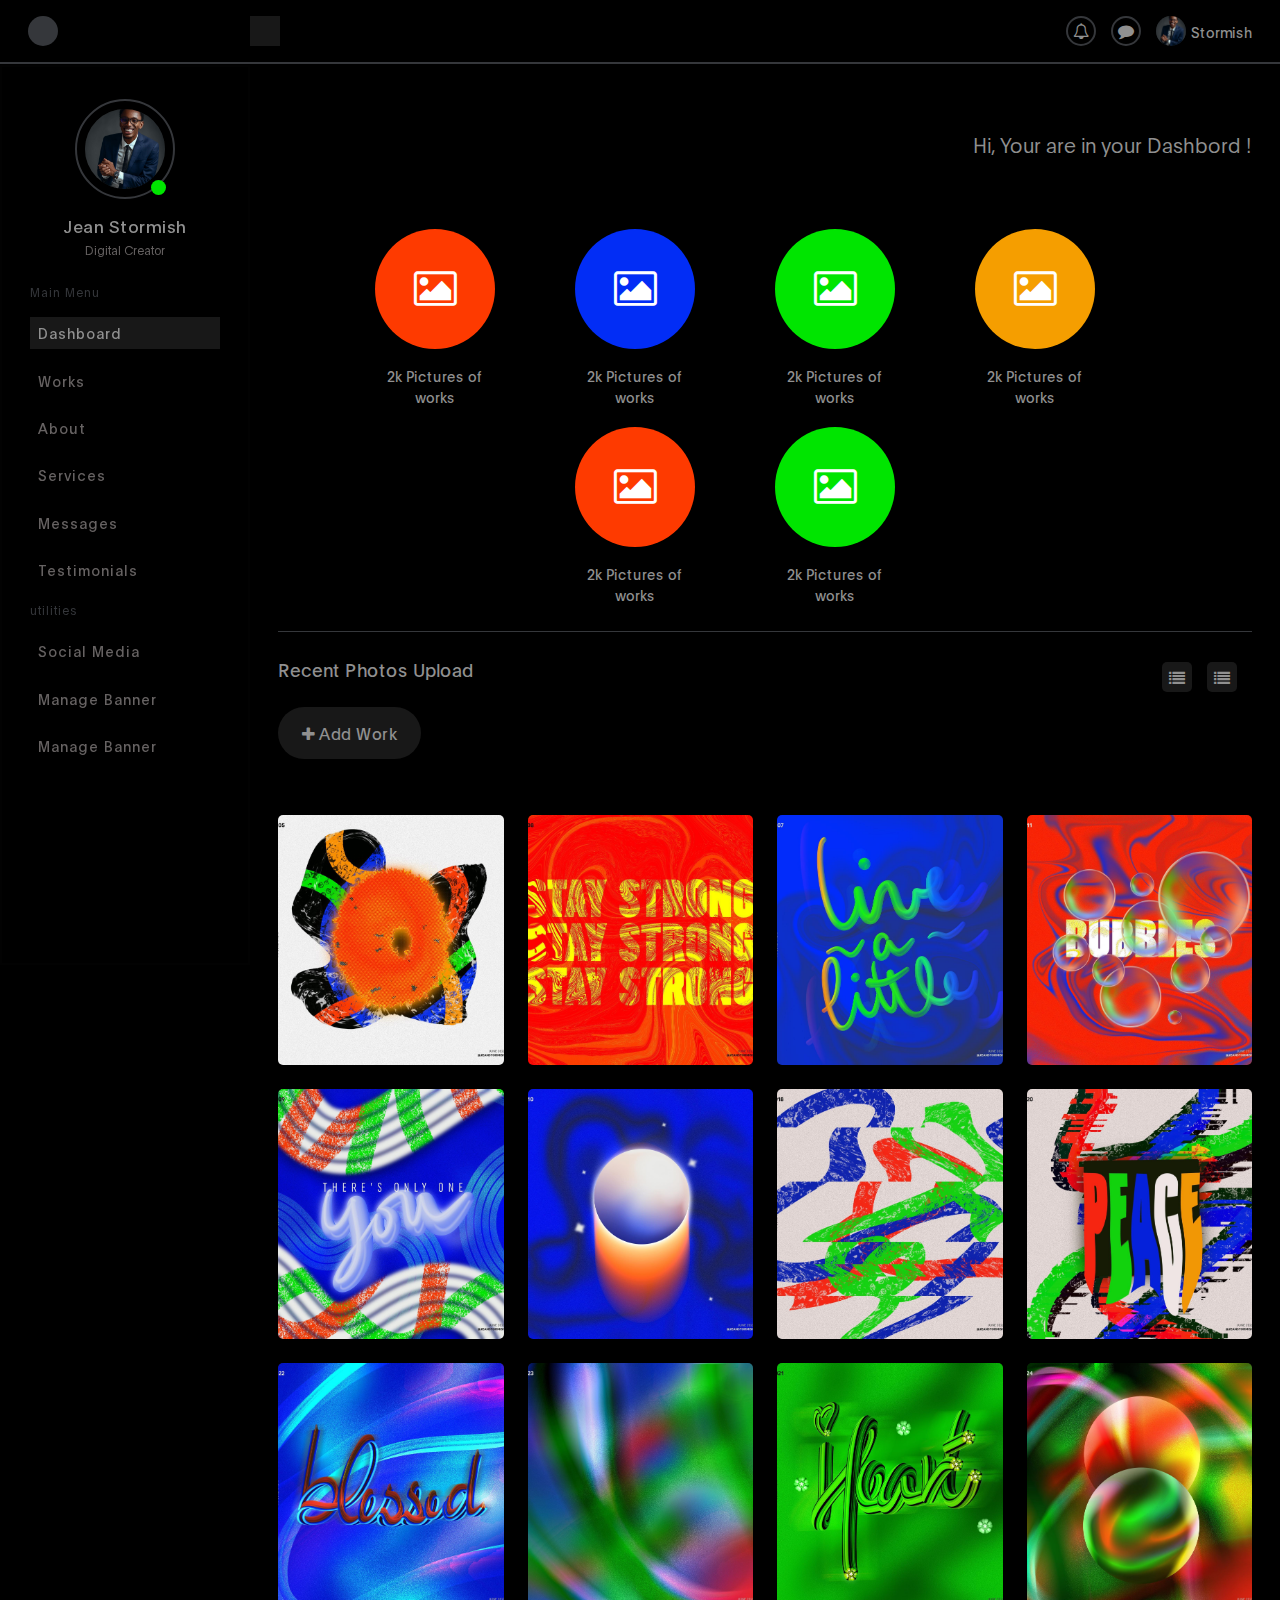
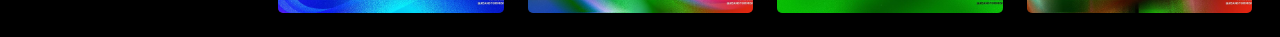
<file: admin-work.html>
<!DOCTYPE html>
<html lang="en">
<head>

     <title>jStormish</title>

     <meta charset="UTF-8">
     <meta http-equiv="X-UA-Compatible" content="IE=Edge">
     <meta name="description" content="">
     <meta name="keywords" content="">
     <meta name="author" content="">
     <meta name="viewport" content="width=device-width, initial-scale=1, maximum-scale=1">
     <link rel="stylesheet" href="css/bootstrap.min.css">
     <link rel="stylesheet" href="css/font-awesome.min.css">
     <link rel="stylesheet" href="css/aos.css">

     <!-- MAIN CSS -->
     <link rel="stylesheet" href="css/main.css">
     <link rel="stylesheet" href="css/utilities.css">
     <link rel="stylesheet" href="css/style.css">
     <link rel="stylesheet" href="css/dashboard.css">
     <link rel="stylesheet" href="css/responsive-dashboard.css">
</head>
<body data-spy="scroll" data-target="#navbarNav" data-offset="50">
    <div class="head fixed-top">
        <div class="container-fluid">
           <div class="d-flex flex-row justify-content-start align-items-center">
                <div class="logo-brand">
                        <div class="brand"></div>
                </div>
                <div class="top-bar d-flex flex-row justify-content-between align-items-center">
                    <div class="menu-icon"></div>
                    <div class="right_topbar d-flex flex-row justify-content-end align-items-center">
                        <a href="#" class="_btn-notif"><i class="fa fa-bell-o"></i></a>
                        <a href="#" class="_btn-notif"><i class="fa fa-comment"></i></a>
                        <a href="#">
                            <div class=" d-flex justify-content-start align-items-center">
                                <div class="login-profil user"> 
                                <img src="images/picture/storm1.jpg" alt="" srcset="">
                                </div>
                            <span class="span-username">Stormish</span>
                            </div>
                         </a>
                     </div>
                </div>
           </div>
        </div>
    </div>

    <div class="wrap d-flex flex-row">
        <div class="sidebar-container">
            <nav class="sidebar">
                    
                <div class="container-fluid">
                    <div class="profil-container w-100 mt-3">
                        <div class="profil-user-login mb-4 mx-auto radius-circle">
                            <div class="user-login-img mx-auto radius-circle">
                                <img src="images/picture/storm1.jpg" class="img-fluid" alt="" srcset="">
                            </div>
                            <div class="login radius-circle"></div>
                        </div>
                        <p class="profil-username">Jean Stormish</p>
                        <p class="user-title mb-4">Digital Creator</p>
                    </div>

                    <ul class="nav">
                        <p class="side-menu-title mb-3">Main Menu</p>

                        <li class="nav-item active">
                            <a class="nav-link" href="dashbord.html">
                              <span class="menu-title">Dashboard</span>
                            </a>
                        </li>
                        <li class="nav-item">
                            <a class="nav-link" href="index.html">
                              <span class="menu-title">Works</span>
                            </a>
                        </li>
                        <li class="nav-item">
                            <a class="nav-link" href="index.html">
                              <span class="menu-title">About</span>
                            </a>
                        </li>
                        <li class="nav-item">
                            <a class="nav-link" href="index.html">
                              <span class="menu-title">Services</span>
                            </a>
                        </li>
                        <li class="nav-item">
                            <a class="nav-link" href="index.html">
                              <span class="menu-title">Messages</span>
                            </a>
                        </li>
                        <li class="nav-item">
                            <a class="nav-link" href="index.html">
                              <span class="menu-title">Testimonials</span>
                            </a>
                        </li>

                        <p class="side-menu-title mb-3">utilities</p>

                        <li class="nav-item">
                            <a class="nav-link" href="index.html">
                              <span class="menu-title">Social Media</span>
                            </a>
                        </li>

                        <li class="nav-item">
                            <a class="nav-link" href="index.html">
                              <span class="menu-title">Manage Banner</span>
                            </a>
                        </li>
                        <li class="nav-item">
                            <a class="nav-link" href="index.html">
                              <span class="menu-title">Manage Banner</span>
                            </a>
                        </li>
                    </ul>
                </div>
            </nav>
        </div>
        <div class="main-content">
            <div class="container-fluid">
                <p class="head-title text-end  mt-5 ">  Hi, Your are in your Dashbord !</p>

                <div class="section-header d-flex  flex-wrap justify-content-center align-items-center mb-3">
                    <div class="section-info-content">
                        <div class="section-info radius-circle mb-3 bg-abricot"><i class="fa fa-picture-o"></i></div>
                        <div class="_info">
                            2k Pictures of works
                        </div>
                    </div>
                    <div class="section-info-content">
                        <div class="section-info radius-circle mb-3 bg-blue"><i class="fa fa-picture-o"></i></div>
                        <div class="_info">
                            2k Pictures of works
                        </div>
                    </div>
                    <div class="section-info-content">
                        <div class="section-info radius-circle mb-3 bg-green"><i class="fa fa-picture-o"></i></div>
                        <div class="_info">
                            2k Pictures of works
                        </div>
                    </div>
                    <div class="section-info-content">
                        <div class="section-info radius-circle mb-3 bg-yellow"><i class="fa fa-picture-o"></i></div>
                        <div class="_info">
                            2k Pictures of works
                        </div>
                    </div>
                    <div class="section-info-content">
                        <div class="section-info radius-circle mb-3 bg-abricot"><i class="fa fa-picture-o"></i></div>
                        <div class="_info">
                            2k Pictures of works
                        </div>
                    </div>
                    <div class="section-info-content">
                        <div class="section-info radius-circle mb-3 bg-green"><i class="fa fa-picture-o"></i></div>
                        <div class="_info">
                            2k Pictures of works
                        </div>
                    </div>
                </div>
                <div class="line-separator mb-3"></div>
                
                <div class="mb-2 mt-lg-4 d-flex justify-content-between align-items-center">
                    <p class="tittle-upload">Recent Photos Upload</p>
                    <div class="button-box d-flex justify-content-end align-items-center">
                        <div class="  _button radius-5"><i class="fa fa-list"></i></div>
                        <div class="  _button radius-5"><i class="fa fa-list"></i></div>
                    </div>
                </div>
                <a href="" class="btn _btn radius-50  mb-2" data-aos="fade-up" data-aos-delay="300"><i class="fa fa-plus"></i> Add work</a>
                <div class="row mt-5">
                    <div class="mb-4 col-lg-3 col-md-6 col-sm-12">
                        <div class="_card radius-5">
                            <img src="images/post/post-1.jpg" class="img-fluid" alt="" srcset="">
                        </div>
                    </div>
                    <div class="mb-4 col-lg-3 col-md-6 col-sm-12">
                        <div class="_card radius-5">
                            <img src="images/post/post-2.jpg" alt="" class="img-fluid">
                        </div>
                    </div>
                    <div class="mb-4 col-lg-3 col-md-6 col-sm-12">
                        <div class="_card radius-5">
                            <img src="images/post/post-3.jpg" class="img-fluid" alt="" srcset="">
                        </div>
                    </div>
                    <div class="mb-4 col-lg-3 col-md-6 col-sm-12">
                        <div class="_card radius-5">
                            <img src="images/post/post-4.jpg" class="img-fluid" alt="" srcset="">
                        </div>
                    </div>
                    <div class="mb-4 col-lg-3 col-md-6 col-sm-12">
                        <div class="_card radius-5">
                            <img src="images/post/post-5.jpg" class="img-fluid" alt="" srcset="">
                        </div>
                    </div>
                    <div class="mb-4 col-lg-3 col-md-6 col-sm-12">
                        <div class="_card radius-5">
                            <img src="images/post/post-6.jpg" class="img-fluid" alt="" srcset="">
                        </div>
                    </div>
                    <div class="mb-4 col-lg-3 col-md-6 col-sm-12">
                        <div class="_card radius-5">
                            <img src="images/post/post-7.jpg" class="img-fluid" alt="" srcset="">
                        </div>
                    </div>
                    <div class="mb-4 col-lg-3 col-md-6 col-sm-12">
                        <div class="_card radius-5">
                            <img src="images/post/post-8.jpg" class="img-fluid" alt="" srcset="">
                        </div>
                    </div>
                    <div class="mb-4 col-lg-3 col-md-6 col-sm-12">
                        <div class="_card radius-5">
                            <img src="images/post/post-9.jpg" class="img-fluid" alt="" srcset="">
                        </div>
                    </div>
                    <div class="mb-4 col-lg-3 col-md-6 col-sm-12">
                        <div class="_card radius-5">
                            <img src="images/post/post-10.jpg" class="img-fluid" alt="" srcset="">
                        </div>
                    </div>
                    <div class="mb-4 col-lg-3 col-md-6 col-sm-12">
                        <div class="_card radius-5">
                            <img src="images/post/post-11.jpg" class="img-fluid" alt="" srcset="">
                        </div>
                    </div>
                    <div class="mb-4 col-lg-3 col-md-6 col-sm-12">
                        <div class="_card radius-5">
                            <img src="images/post/post-12.jpg" class="img-fluid" alt="" srcset="">
                        </div>
                    </div>
                </div>
            </div>
        </div>
    </div>
      <!-- SCRIPTS -->
      <script src="js/jquery.min.js"></script>
      <script src="js/bootstrap.min.js"></script>
      <script src="js/aos.js"></script>
      <script src="js/smoothscroll.js"></script>
      <script src="js/custom.js"></script>
      <script src="js/utilities.js"></script>
</body>
</html>
</file>
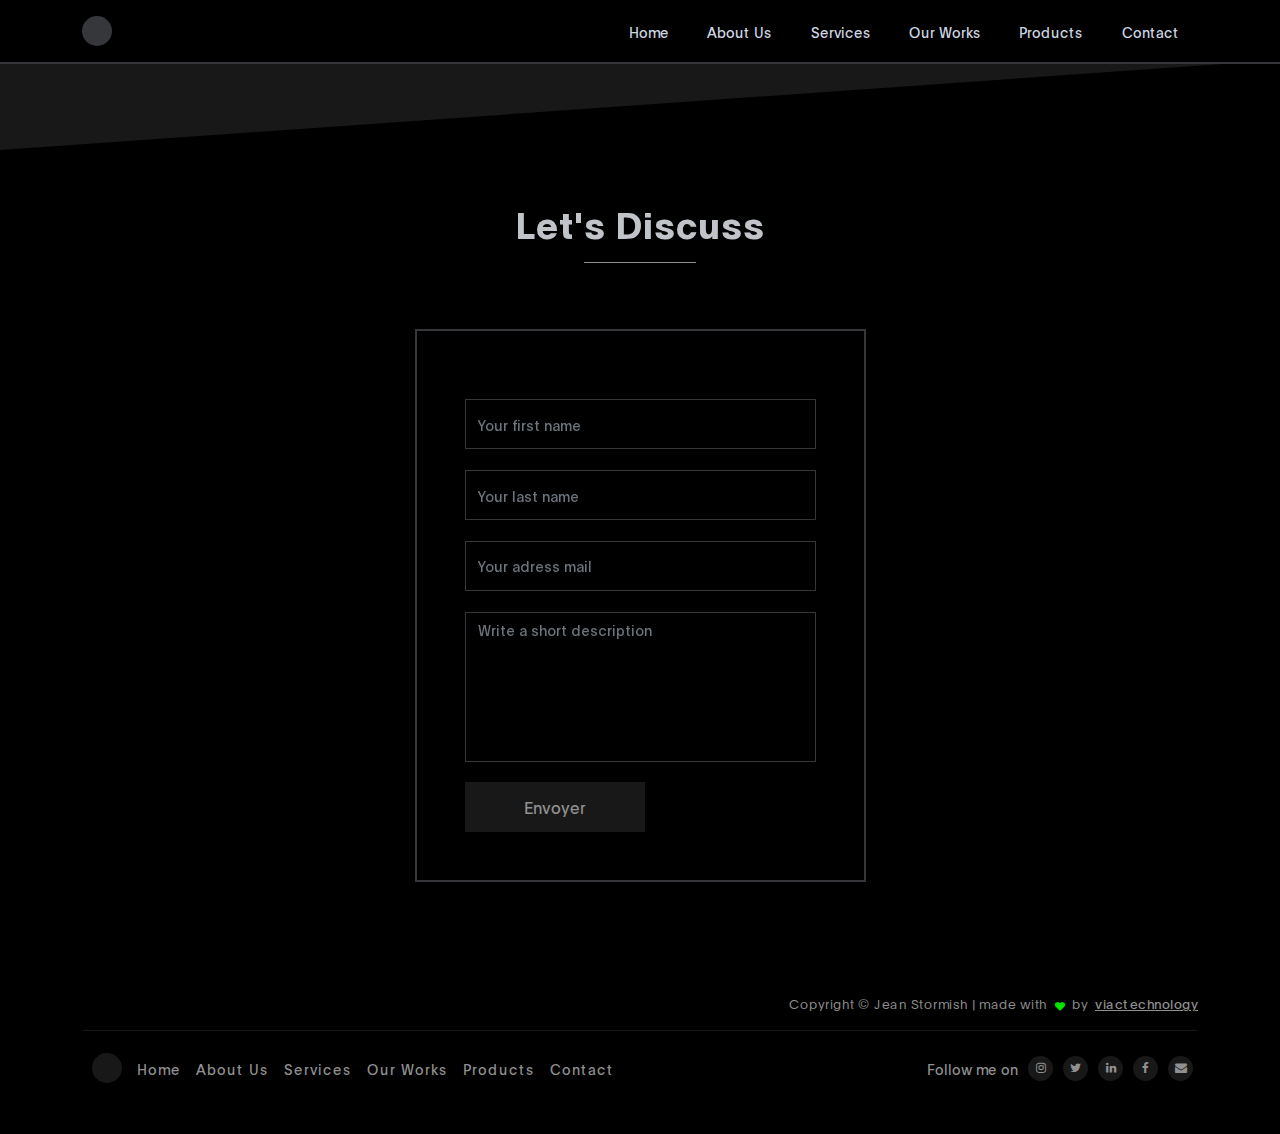
<file: contact.html>
<!DOCTYPE html>
<html lang="en">
<head>

     <title>jStormish</title>

     <meta charset="UTF-8">
     <meta http-equiv="X-UA-Compatible" content="IE=Edge">
     <meta name="description" content="">
     <meta name="keywords" content="">
     <meta name="author" content="">
     <meta name="viewport" content="width=device-width, initial-scale=1, maximum-scale=1">

     <link rel="stylesheet" href="css/bootstrap.min.css">
     <link rel="stylesheet" href="css/font-awesome.min.css">
     <link rel="stylesheet" href="css/aos.css">

     <!-- MAIN CSS -->
     <link rel="stylesheet" href="css/main.css">
     <link rel="stylesheet" href="css/utilities.css">
     <link rel="stylesheet" href="css/style.css">
     <link rel="stylesheet" href="css/responsive.css">
</head>
<body data-spy="scroll" data-target="#navbarNav" data-offset="50">

    <!-- MENU BAR -->
    <nav class="navbar navbar-expand-lg fixed-top">
        <div class="container">

            <a class="navbar-brand" href="index.html"></a>

            <button class="navbar-toggler" type="button" data-toggle="collapse" data-target="#navbarNav" aria-controls="navbarNav" aria-expanded="false"
                aria-label="Toggle navigation">
                <span class="navbar-toggler-icon"></span>
            </button>

            <div class="collapse navbar-collapse"  id="navbarNav">
                <ul class="navbar-nav ms-auto">
                    <li class="nav-item">
                        <a href="index.html" class="nav-link smoothScroll">Home</a>
                    </li>

                    <li class="nav-item">
                        <a href="about.html" class="nav-link smoothScroll">About Us</a>
                    </li>

                    <li class="nav-item">
                        <a href="Services.html" class="nav-link smoothScroll">Services</a>
                    </li>

                    <li class="nav-item">
                        <a href="works.html" class="nav-link smoothScroll">Our Works</a>
                    </li>
                    <li class="nav-item">
                        <a href="shop.html" class="nav-link smoothScroll">Products</a>
                    </li>

                    <li class="nav-item">
                        <a href="contact.html" class="nav-link smoothScroll">Contact</a>
                    </li>
                    
                </ul>

            </div>

        </div>
    </nav>
    <section class="letsGo letsGo--bg"></section>

    <section class="section contact">
        <div class="container">
            <div class="row mb-2">
                <div class="mt-lg-12 mb-lg-0 mb-2 col-lg-12 col-md-10  col-12">
                <div class="title text-center" data-aos="fade-up" data-aos-delay="300">
                    <h2 class="mb-3">Let's Discuss</h2>
                    <div class="line"></div>
                </div>
                </div>
            </div>
            <div class="row">
                <div class="mt-lg-5 col-lg-5 col-md-12 col-ms-12 mx-auto" data-aos="fade-up" data-aos-delay="400">
                    <div class="card-bordered p-5">
                        <form action="" method="post">
                            <div class="form-group">
                                <input type="text" name="" id="" class="form-control input-form" placeholder="Your first name">
                            </div>
                            <div class="form-group">
                                <input type="text" name="" id="" class="form-control input-form" placeholder="Your last name">
                            </div>
                            <div class="form-group">
                                <input type="email" name="" id="" class="form-control input-form" placeholder="Your adress mail">
                            </div>
                            <div class="form-group">
                                <textarea name="" id="" placeholder="Write a short description" class="form-control textarea-form"></textarea>
                            </div>
                            <div class="form-group">
                                <button type="submit" class="btn btn-submit">Envoyer</button>
                            </div>
                        </form>
                    </div>
                </div>
            </div>
        </div>
    </section>


    


     <!-- FOOTER -->
     <footer class="site-footer">
          <div class="container">
            <p class="d-flex justify-content-end">Copyright &copy; Jean Stormish | made with  &nbsp;<i class="fa fa-heart"> </i>&nbsp; by &nbsp;<span><a href="">viactechnology</a></span>  </p>
            <div class="line-footer"></div>
               <div class="row">
                    <div class="d-flex justify-content-between align-items-center">
                        <div class="navigation d-flex justify-content-start align-items-center">
                            <a href="" class="footer-logo"></a>
                            <a href="">Home</a>
                            <a href="">About Us</a>
                            <a href="">Services</a>
                            <a href="">Our Works</a>
                            <a href="">Products</a>
                            <a href="">Contact</a>
                        </div>
                        <div class="icon-contact d-flex justify-content-end align-items-center">
                            <span>Follow me on</span>
                            <a href="" class="ico"><i class="fa fa-instagram"></i></a>
                            <a href="" class="ico"> <i class="fa fa-twitter"></i></a>
                            <a href="" class="ico"><i class="fa fa-linkedin"></i></a>
                            <a href="" class="ico"><i class="fa fa-facebook"></i></a>
                            <a href="" class="ico"><i class="fa fa-envelope"></i></a>
                        </div>
                    </div>
               </div>
          </div>
     </footer>

 

     <!-- SCRIPTS -->
     <script src="js/jquery.min.js"></script>
     <script src="js/bootstrap.min.js"></script>
     <script src="js/bootstrap.js"></script>
     <script src="js/aos.js"></script>
     <script src="js/smoothscroll.js"></script>
     <script src="js/custom.js"></script>
     <script src="js/carousel.js"></script>

</body>
</html>
</file>
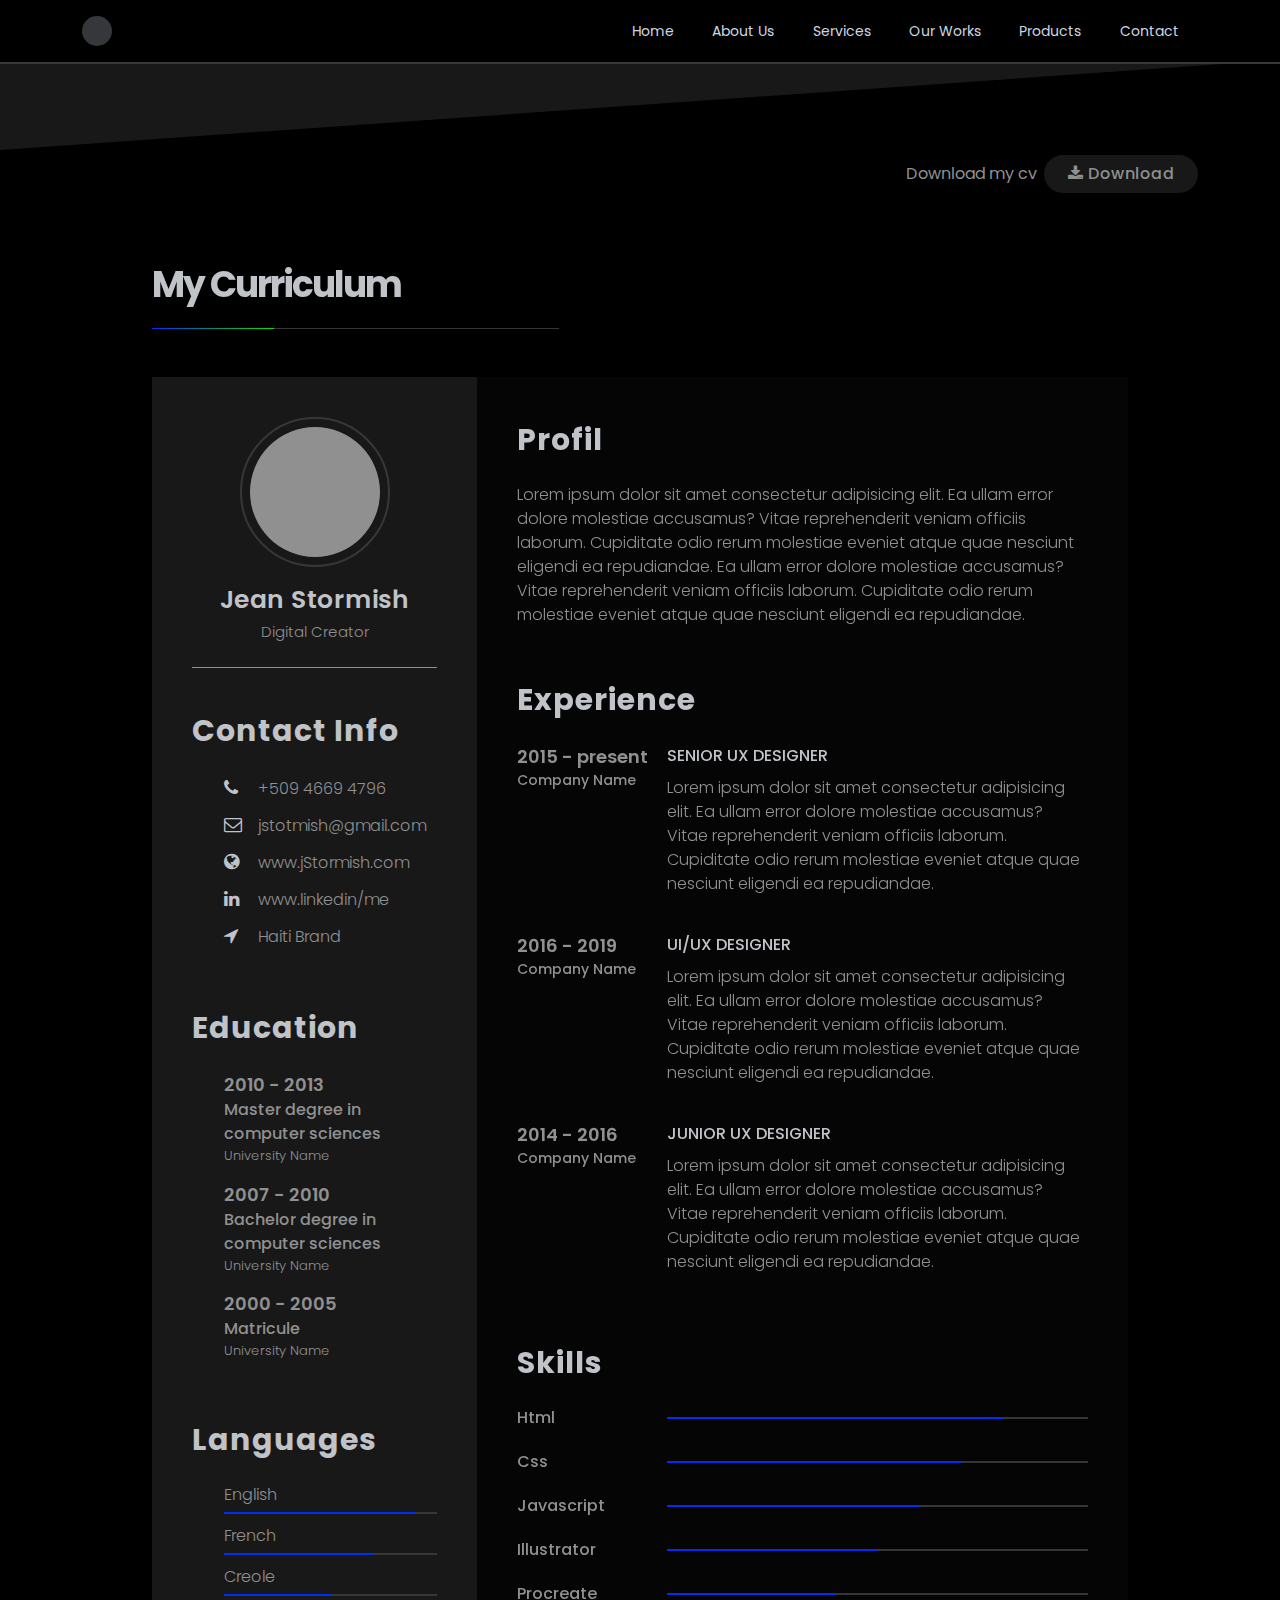
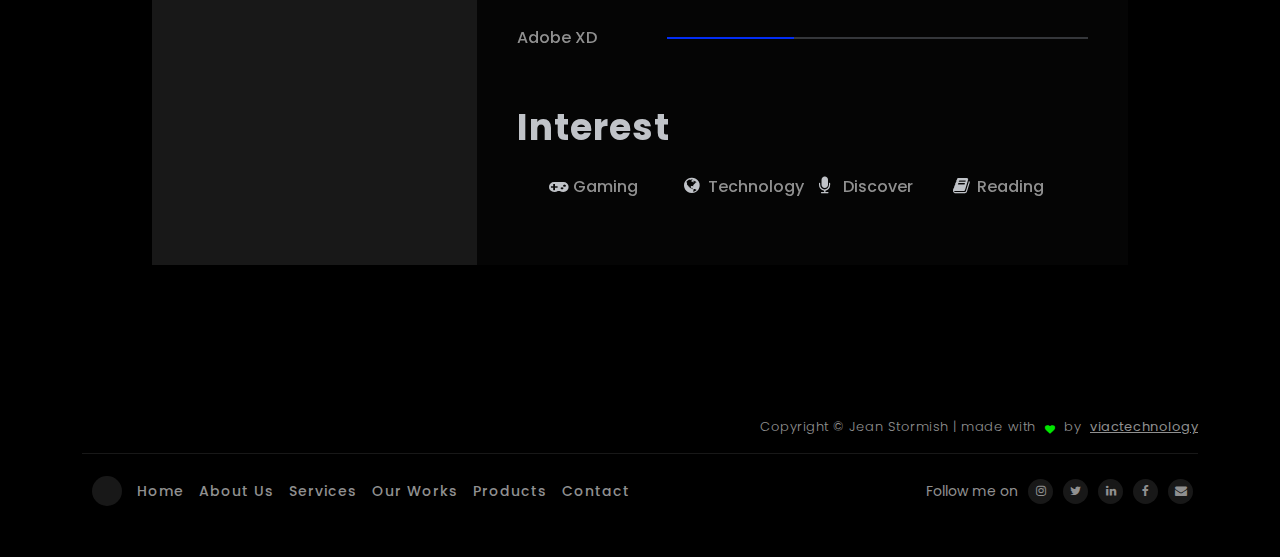
<file: curriculum.html>
<!DOCTYPE html>
<html lang="en">
<head>

     <title>jStormish</title>

     <meta charset="UTF-8">
     <meta http-equiv="X-UA-Compatible" content="IE=Edge">
     <meta name="description" content="">
     <meta name="keywords" content="">
     <meta name="author" content="">
     <meta name="viewport" content="width=device-width, initial-scale=1, maximum-scale=1">
     <link href="https://fonts.googleapis.com/css2?family=Material+Icons" rel="stylesheet">
     <link rel="stylesheet" href="https://cdn.plyr.io/3.7.2/plyr.css" />
     <link rel="stylesheet" href="css/bootstrap.min.css">
     <link rel="stylesheet" href="css/font-awesome.min.css">
     <link rel="stylesheet" href="css/aos.css">

     <!-- MAIN CSS -->
     <link rel="stylesheet" href="css/main.css">
     <link rel="stylesheet" href="css/utilities.css">
     <link rel="stylesheet" href="css/style.css">
     <link rel="stylesheet" href="css/video.css">
     <link rel="stylesheet" href="css/cv.css">
</head>
<body data-spy="scroll" data-target="#navbarNav" data-offset="50">

    <!-- MENU BAR -->
    <nav class="navbar navbar-expand-lg fixed-top">
        <div class="container">

            <a class="navbar-brand" href="index.html"></a>

            <button class="navbar-toggler" type="button" data-toggle="collapse" data-target="#navbarNav" aria-controls="navbarNav" aria-expanded="false"
                aria-label="Toggle navigation">
                <span class="navbar-toggler-icon"></span>
            </button>

            <div class="collapse navbar-collapse"  id="navbarNav">
                <ul class="navbar-nav ms-auto">
                    <li class="nav-item">
                        <a href="index.html" class="nav-link smoothScroll">Home</a>
                    </li>

                    <li class="nav-item">
                        <a href="about.html" class="nav-link smoothScroll">About Us</a>
                    </li>

                    <li class="nav-item">
                        <a href="Services.html" class="nav-link smoothScroll">Services</a>
                    </li>

                    <li class="nav-item">
                        <a href="works.html" class="nav-link smoothScroll">Our Works</a>
                    </li>
                    <li class="nav-item">
                        <a href="shop.html" class="nav-link smoothScroll">Products</a>
                    </li>

                    <li class="nav-item">
                        <a href="contact.html" class="nav-link smoothScroll">Contact</a>
                    </li>
                    
                </ul>

            </div>

        </div>
    </nav>
    <section class="letsGo letsGo--bg"></section>
   <div class="container">
            <div class="cv-download d-flex justify-content-end align-items-center">
                <span>Download my cv</span>
                <a href="" class="btn _download radius-50"><i class="fa fa-download"></i> Download</a>
            </div>
   </div>

    <section class="section curriculum">
        <div class="container">
            <div class="row mb-2">
               <div class="cv-title-header">
                <div class="mt-lg-12 mb-lg-0 mb-2 col-lg-5 col-md-10  col-12">
                    <div class="section-title" data-aos="fade-up" data-aos-delay="300">
                        <h2 class="mb-3">My Curriculum</h2>
                    </div>
                    </div>
               </div>
            </div>
           <div class="row"> 
            <div class="cv-container mx-auto" data-aos="fade-up" data-aos-delay="500">
                    <div class="left-side">
                        <div class="profil-text-container w-100">
                            <div class="profil-text-user-login mb-4 mx-auto radius-circle">
                                <div class="user-login-img mx-auto radius-circle">
                                    <!-- <img src="images/picture/storm1.jpg" class="img-fluid" alt="" srcset=""> -->
                                </div>
                            </div>
                            <p class="profil-username">Jean Stormish</p>
                            <p class="user-title mb-4">Digital Creator</p>
                        </div>
                        <!-- <div class="profile-text">
                            <div class="imgBox">
                                <img src="images/picture/storm1.jpg" alt="" srcset="">
                            </div>
                            <h2>Jean Stormish <br> <span>Digital Creator</span></h2>
                            
                        </div> -->
                        <div class="contactInfo">
                            <h2 class="cv-title">Contact Info</h2>
                            <ul>
                                <li>
                                    <span class="cv-icon"><i class="fa fa-phone"></i></span>
                                    <span class="text">+509 4669 4796</span>
                                </li>
                                <li>
                                    <span class="cv-icon"><i class="fa fa-envelope-o"></i></span>
                                    <span class="text">jstotmish@gmail.com</span>
                                </li>
                                <li>
                                    <span class="cv-icon"><i class="fa fa-globe"></i></span>
                                    <span class="text">www.jStormish.com</span>
                                </li>
                                <li>
                                    <span class="cv-icon"><i class="fa fa-linkedin"></i></span>
                                    <span class="text">www.linkedin/me</span>
                                </li>
                                <li>
                                    <span class="cv-icon"><i class="fa fa-location-arrow"></i></span>
                                    <span class="text">Haiti Brand</span>
                                </li>
                            </ul>
                        </div>

                        <div class="contactInfo education">
                            <h3 class="cv-title">Education</h3>
                            <ul>
                                <li>
                                    <div class="year">2010 - 2013</div>
                                    <div class="description">Master degree in computer sciences</div>
                                    <div class="school_name">University Name</div>
                                </li>
                                <li>
                                    <div class="year">2007 - 2010</div>
                                    <div class="description">Bachelor degree in computer sciences</div>
                                    <div class="school_name">University Name</div>
                                </li>
                                <li>
                                    <div class="year">2000 - 2005</div>
                                    <div class="description">Matricule</div>
                                    <div class="school_name">University Name</div>
                                </li>
                            </ul>
                        </div>

                        <div class="contactInfo language">
                            <h3 class="cv-title">Languages</h3>
                            <ul>
                                <li>
                                    <span class="text">English</span>
                                    <div class="percent">
                                        <div style="width: 90%;"></div>
                                    </div>
                                </li>
                                <li>
                                    <span class="text">French</span>
                                    <div class="percent">
                                        <div style="width: 70%;"></div>
                                    </div>
                                </li>
                                <li>
                                    <span class="text">Creole</span>
                                    <div class="percent">
                                        <div style="width: 50%;"></div>
                                    </div>
                                </li>
                            </ul>
                        </div>

                    </div>

                    <div class="right-side">
                        <div class="cv-about">
                            <h2 class="cv-title">Profil</h2>
                            <p>Lorem ipsum dolor sit amet consectetur adipisicing elit.
                                 Ea ullam error dolore molestiae accusamus? 
                                 Vitae reprehenderit veniam officiis laborum. 
                                 Cupiditate odio rerum molestiae eveniet
                                 atque quae nesciunt eligendi ea repudiandae.
                                 Ea ullam error dolore molestiae accusamus? 
                                 Vitae reprehenderit veniam officiis laborum. 
                                 Cupiditate odio rerum molestiae eveniet
                                 atque quae nesciunt eligendi ea repudiandae.
                                </p>
                        </div>


                        <div class="cv-about">
                            <h2 class="cv-title">Experience</h2>
                            <div class="cv-box">
                                <div class="year-company">
                                    <div class="year">2015 - present</div>
                                    <div class="description">Company Name</div>
                                </div>
                                <div class="text">
                                    <h4>Senior UX Designer</h4>
                                    <p>
                                        Lorem ipsum dolor sit amet consectetur adipisicing elit.
                                        Ea ullam error dolore molestiae accusamus? 
                                        Vitae reprehenderit veniam officiis laborum. 
                                        Cupiditate odio rerum molestiae eveniet
                                        atque quae nesciunt eligendi ea repudiandae.
                                    </p>
                                </div>
                            </div>
                            <div class="cv-box">
                                <div class="year-company">
                                    <div class="year">2016 - 2019</div>
                                    <div class="description">Company Name</div>
                                </div>
                                <div class="text">
                                    <h4>UI/UX Designer</h4>
                                    <p>
                                        Lorem ipsum dolor sit amet consectetur adipisicing elit.
                                        Ea ullam error dolore molestiae accusamus? 
                                        Vitae reprehenderit veniam officiis laborum. 
                                        Cupiditate odio rerum molestiae eveniet
                                        atque quae nesciunt eligendi ea repudiandae.
                                    </p>
                                </div>
                            </div>
                            <div class="cv-box">
                                <div class="year-company">
                                    <div class="year">2014 - 2016</div>
                                    <div class="description">Company Name</div>
                                </div>
                                <div class="text">
                                    <h4>Junior UX Designer</h4>
                                    <p>
                                        Lorem ipsum dolor sit amet consectetur adipisicing elit.
                                        Ea ullam error dolore molestiae accusamus? 
                                        Vitae reprehenderit veniam officiis laborum. 
                                        Cupiditate odio rerum molestiae eveniet
                                        atque quae nesciunt eligendi ea repudiandae.
                                    </p>
                                </div>
                            </div>
                        </div>


                        <div class="cv-about skills">
                            <h2 class="cv-title">Skills</h2>
                            <div class="cv-box">
                                <div class="skill-name">Html</div>
                                <div class="percent">
                                    <div style="width: 80%;"></div>
                                </div>
                            </div>
                            <div class="cv-box">
                                <div class="skill-name">Css</div>
                                <div class="percent">
                                    <div style="width: 70%;"></div>
                                </div>
                            </div>
                            <div class="cv-box">
                                <div class="skill-name">Javascript</div>
                                <div class="percent">
                                    <div style="width: 60%;"></div>
                                </div>
                            </div>
                            <div class="cv-box">
                                <div class="skill-name">Illustrator</div>
                                <div class="percent">
                                    <div style="width: 50%;"></div>
                                </div>
                            </div>
                            <div class="cv-box">
                                <div class="skill-name">Procreate</div>
                                <div class="percent">
                                    <div style="width: 40%;"></div>
                                </div>
                            </div>
                            <div class="cv-box">
                                <div class="skill-name">Adobe XD</div>
                                <div class="percent">
                                    <div style="width: 30%;"></div>
                                </div>
                            </div>
                        </div>

                        <div class="cv-about interest">
                            <h2 class="cv-title2">Interest</h2>
                            <ul>
                                <li><i class="fa fa-gamepad"></i> Gaming</li>
                                <li><i class="fa fa-globe"></i> Technology</li>
                                <li><i class="fa fa-microphone"></i> Discover</li>
                                <li><i class="fa fa-book"></i> Reading</li>
                            </ul>
                        </div>
                    </div>
                </div>
            </div>
           </div>
        </div>
    </section>



    


     <!-- FOOTER -->
     <footer class="site-footer">
          <div class="container">
            <p class="d-flex justify-content-end">Copyright &copy; Jean Stormish | made with  &nbsp;<i class="fa fa-heart"> </i>&nbsp; by &nbsp;<span><a href="">viactechnology</a></span>  </p>
            <div class="line-footer"></div>
               <div class="row">
                    <div class="d-flex justify-content-between align-items-center">
                        <div class="navigation d-flex justify-content-start align-items-center">
                            <a href="" class="footer-logo"></a>
                            <a href="">Home</a>
                            <a href="">About Us</a>
                            <a href="">Services</a>
                            <a href="">Our Works</a>
                            <a href="">Products</a>
                            <a href="">Contact</a>
                        </div>
                        <div class="icon-contact d-flex justify-content-end align-items-center">
                            <span>Follow me on</span>
                            <a href="" class="ico"><i class="fa fa-instagram"></i></a>
                            <a href="" class="ico"> <i class="fa fa-twitter"></i></a>
                            <a href="" class="ico"><i class="fa fa-linkedin"></i></a>
                            <a href="" class="ico"><i class="fa fa-facebook"></i></a>
                            <a href="" class="ico"><i class="fa fa-envelope"></i></a>
                        </div>
                    </div>
               </div>
          </div>
     </footer>

 

     <!-- SCRIPTS -->
     <script src="js/jquery.min.js"></script>
     <script src="js/bootstrap.min.js"></script>
     <script src="js/aos.js"></script>
     <script src="js/smoothscroll.js"></script>
     <script src="js/custom.js"></script>
     <script src="js/carousel.js"></script>
     <script src="https://cdn.plyr.io/3.7.2/plyr.polyfilled.js"></script>

</body>
</html>
</file>
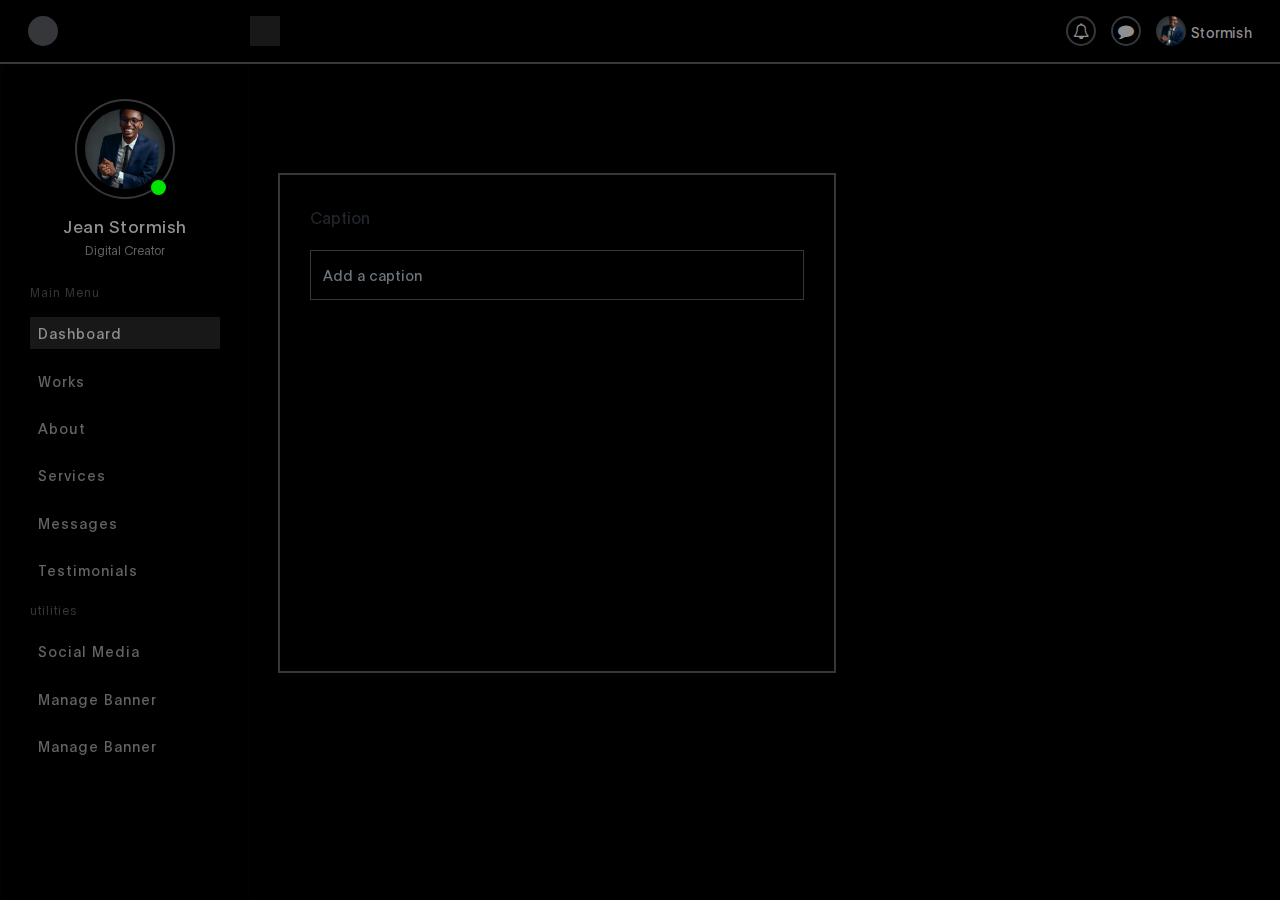
<file: form.html>
<!DOCTYPE html>
<html lang="en">

<head>

    <title>jStormish</title>

    <meta charset="UTF-8">
    <meta http-equiv="X-UA-Compatible" content="IE=Edge">
    <meta name="description" content="">
    <meta name="keywords" content="">
    <meta name="author" content="">
    <meta name="viewport" content="width=device-width, initial-scale=1, maximum-scale=1">
    <link rel="stylesheet" href="css/bootstrap.min.css">
    <link rel="stylesheet" href="css/font-awesome.min.css">
    <link rel="stylesheet" href="css/aos.css">

    <!-- MAIN CSS -->
    <link rel="stylesheet" href="css/main.css">
    <link rel="stylesheet" href="css/utilities.css">
    <link rel="stylesheet" href="css/style.css">
    <link rel="stylesheet" href="css/dashboard.css">
    <link rel="stylesheet" href="css/responsive-dashboard.css">
</head>

<body data-spy="scroll" data-target="#navbarNav" data-offset="50">
    <div class="head fixed-top">
        <div class="container-fluid">
            <div class="d-flex flex-row justify-content-start align-items-center">
                <div class="logo-brand">
                    <div class="brand"></div>
                </div>
                <div class="top-bar d-flex flex-row justify-content-between align-items-center">
                    <div class="menu-icon"></div>
                    <div class="right_topbar d-flex flex-row justify-content-end align-items-center">
                        <a href="#" class="_btn-notif"><i class="fa fa-bell-o"></i></a>
                        <a href="#" class="_btn-notif"><i class="fa fa-comment"></i></a>
                        <a href="#">
                            <div class=" d-flex justify-content-start align-items-center">
                                <div class="login-profil user">
                                    <img src="images/picture/storm1.jpg" alt="" srcset="">
                                </div>
                                <span class="span-username">Stormish</span>
                            </div>
                        </a>
                    </div>
                </div>
            </div>
        </div>
    </div>

    <div class="wrap d-flex flex-row">
        <div class="sidebar-container">
            <nav class="sidebar">

                <div class="container-fluid">
                    <div class="profil-container w-100 mt-3">
                        <div class="profil-user-login mb-4 mx-auto radius-circle">
                            <div class="user-login-img mx-auto radius-circle">
                                <img src="images/picture/storm1.jpg" class="img-fluid" alt="" srcset="">
                            </div>
                            <div class="login radius-circle"></div>
                        </div>
                        <p class="profil-username">Jean Stormish</p>
                        <p class="user-title mb-4">Digital Creator</p>
                    </div>

                    <ul class="nav">
                        <p class="side-menu-title mb-3">Main Menu</p>

                        <li class="nav-item radius-5 active">
                            <a class="nav-link" href="dashbord.html">
                                <span class="menu-title">Dashboard</span>
                            </a>
                        </li>
                        <li class="nav-item">
                            <a class="nav-link" href="index.html">
                                <span class="menu-title">Works</span>
                            </a>
                        </li>
                        <li class="nav-item">
                            <a class="nav-link" href="index.html">
                                <span class="menu-title">About</span>
                            </a>
                        </li>
                        <li class="nav-item">
                            <a class="nav-link" href="index.html">
                                <span class="menu-title">Services</span>
                            </a>
                        </li>
                        <li class="nav-item">
                            <a class="nav-link" href="index.html">
                                <span class="menu-title">Messages</span>
                            </a>
                        </li>
                        <li class="nav-item">
                            <a class="nav-link" href="index.html">
                                <span class="menu-title">Testimonials</span>
                            </a>
                        </li>

                        <p class="side-menu-title mb-3">utilities</p>

                        <li class="nav-item">
                            <a class="nav-link" href="index.html">
                                <span class="menu-title">Social Media</span>
                            </a>
                        </li>

                        <li class="nav-item">
                            <a class="nav-link" href="index.html">
                                <span class="menu-title">Manage Banner</span>
                            </a>
                        </li>
                        <li class="nav-item">
                            <a class="nav-link" href="index.html">
                                <span class="menu-title">Manage Banner</span>
                            </a>
                        </li>
                    </ul>
                </div>
            </nav>
        </div>
        <div class="main-content">
            <div class="container-fluid">
                <section class="section contact">
                    <div class="row">
                        <div class="mt-lg-5 col-lg-7 col-md-12 col-ms-12" data-aos="fade-up" data-aos-delay="400">
                            <div class="form-upload">
                                <form action="" method="post">
                                    <div class="form-group">
                                      
                                        <label for="caption">Caption</label>
                                        <input type="text" name="" id="caption" class="form-control input-form" placeholder="Add a caption">
                                    </div>
                                </form>
                            </div>
                        </div>
                    </div>
                </section>
            </div>
        </div>
    </div>
    </div>
    </div>
    <!-- SCRIPTS -->
    <script src="js/jquery.min.js"></script>
    <script src="js/bootstrap.min.js"></script>
    <script src="js/bootstrap.js"></script>
    <script src="js/aos.js"></script>
    <script src="js/smoothscroll.js"></script>
    <script src="js/custom.js"></script>
    <script src="js/utilities.js"></script>
    <script src="js/script.js"></script>
</body>

</html>
</file>
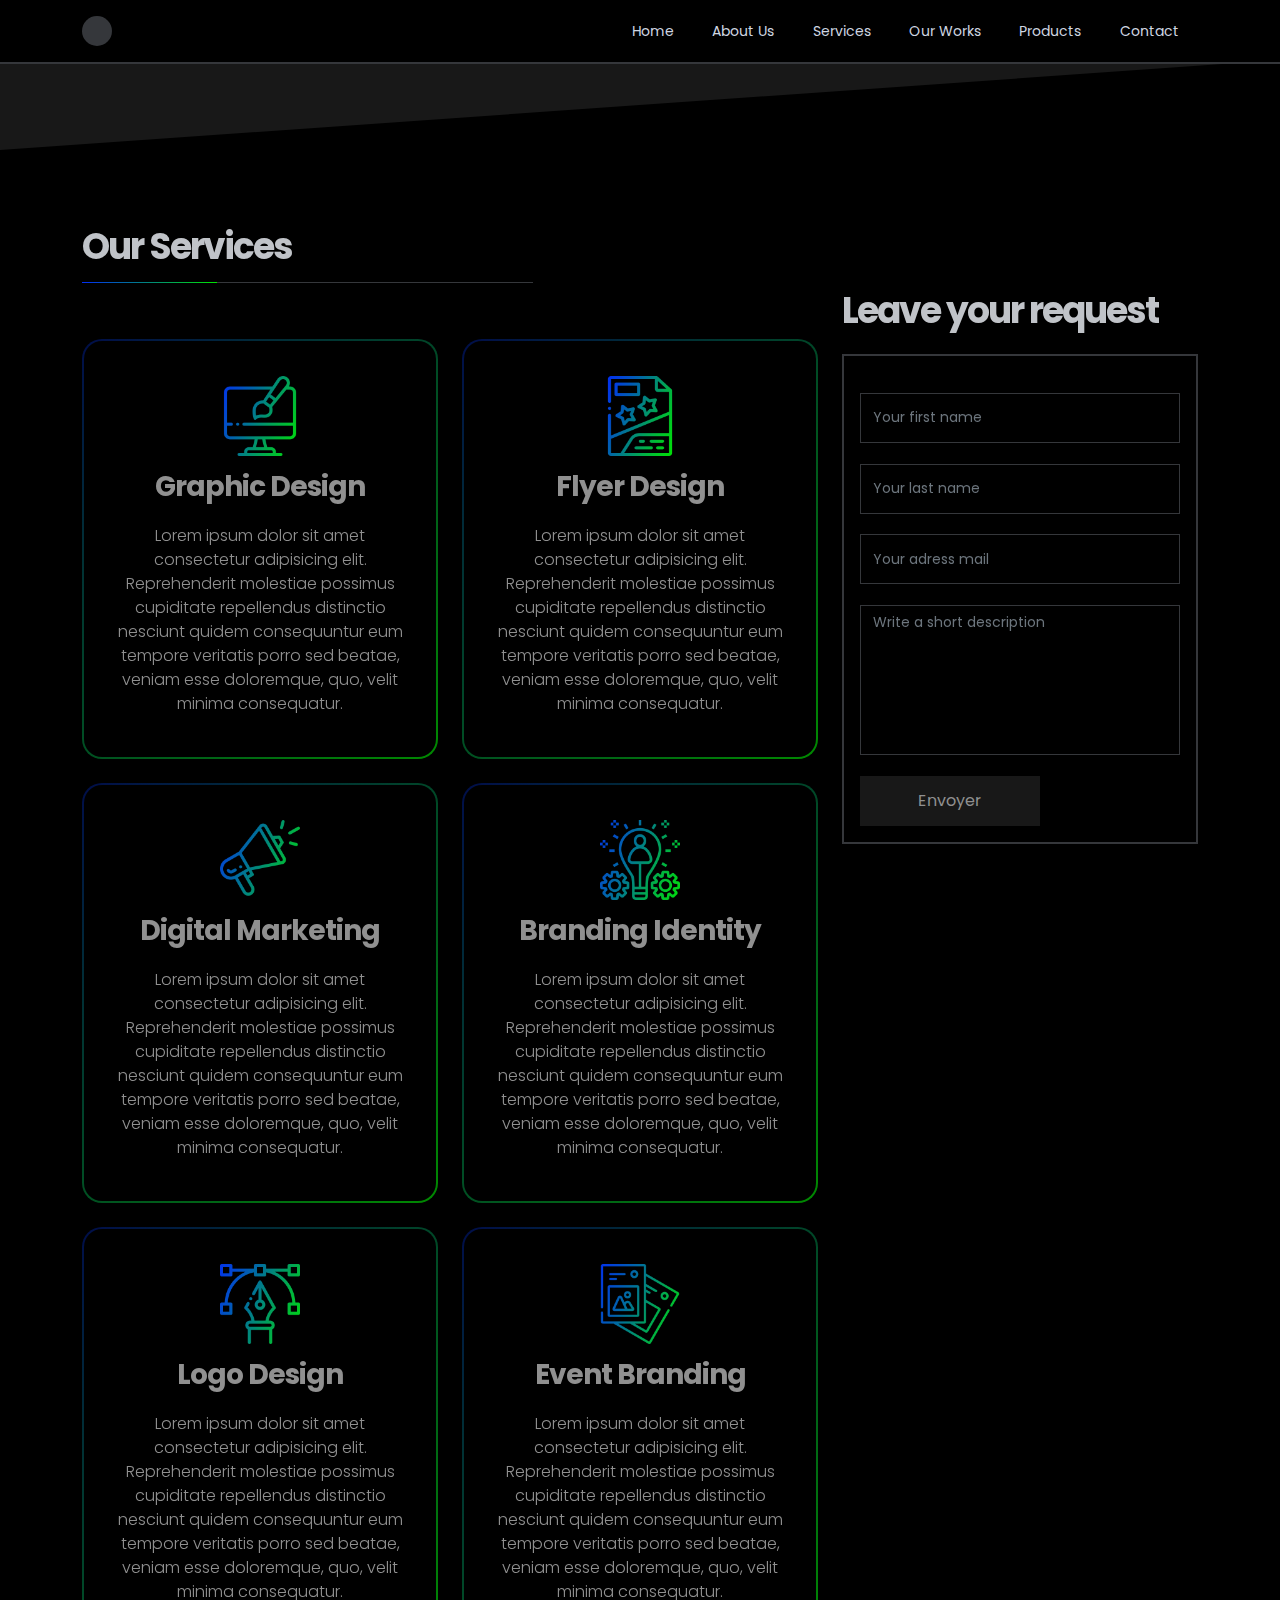
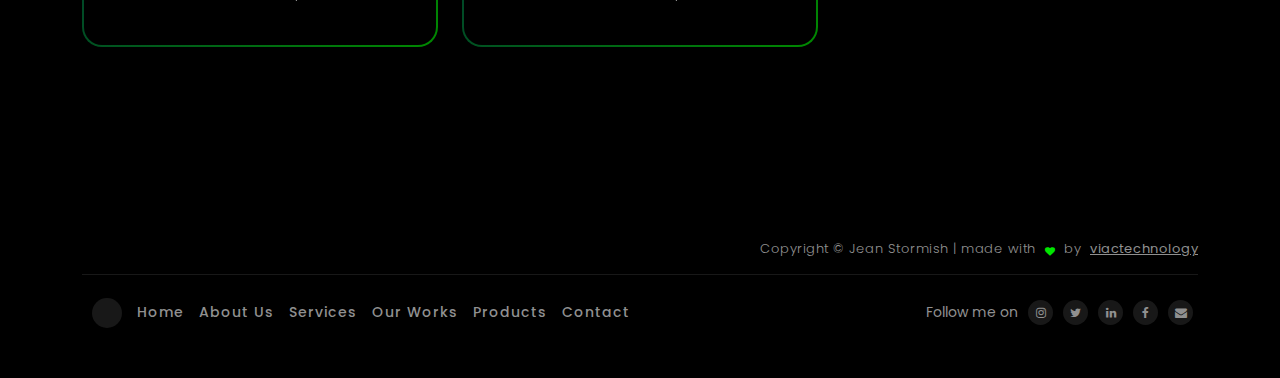
<file: services.html>
<!DOCTYPE html>
<html lang="en">
<head>

     <title>jStormish</title>

     <meta charset="UTF-8">
     <meta http-equiv="X-UA-Compatible" content="IE=Edge">
     <meta name="description" content="">
     <meta name="keywords" content="">
     <meta name="author" content="">
     <meta name="viewport" content="width=device-width, initial-scale=1, maximum-scale=1">
     <link rel="stylesheet" href="https://cdn.plyr.io/3.7.2/plyr.css" />
     <link rel="stylesheet" href="css/bootstrap.min.css">
     <link rel="stylesheet" href="css/font-awesome.min.css">
     <link rel="stylesheet" href="css/aos.css">

     <!-- MAIN CSS -->
     <link rel="stylesheet" href="css/main.css">
     <link rel="stylesheet" href="css/utilities.css">
     <link rel="stylesheet" href="css/style.css">
     <link rel="stylesheet" href="css/video.css">
     <link rel="stylesheet" href="css/responsive.css">
</head>
<body data-spy="scroll" data-target="#navbarNav" data-offset="50">

    <!-- MENU BAR -->
    <nav class="navbar navbar-expand-lg fixed-top">
        <div class="container">

            <a class="navbar-brand" href="index.html"></a>

            <button class="navbar-toggler" type="button" data-toggle="collapse" data-target="#navbarNav" aria-controls="navbarNav" aria-expanded="false"
                aria-label="Toggle navigation">
                <span class="navbar-toggler-icon"></span>
            </button>

            <div class="collapse navbar-collapse"  id="navbarNav">
                <ul class="navbar-nav ms-auto">
                    <li class="nav-item">
                        <a href="index.html" class="nav-link smoothScroll">Home</a>
                    </li>

                    <li class="nav-item">
                        <a href="about.html" class="nav-link smoothScroll">About Us</a>
                    </li>

                    <li class="nav-item">
                        <a href="Services.html" class="nav-link smoothScroll">Services</a>
                    </li>

                    <li class="nav-item">
                        <a href="works.html" class="nav-link smoothScroll">Our Works</a>
                    </li>
                    <li class="nav-item">
                        <a href="shop.html" class="nav-link smoothScroll">Products</a>
                    </li>

                    <li class="nav-item">
                        <a href="contact.html" class="nav-link smoothScroll">Contact</a>
                    </li>
                    
                </ul>

            </div>

        </div>
    </nav>
    <section class="letsGo letsGo--bg"></section>

    <section class="section services">
        <div class="container">
            <div class="row">
                <div class="mt-lg-12 mb-lg-0 mb-2 col-lg-5 col-md-10  col-12">
                 <div class="section-title" data-aos="fade-up" data-aos-delay="300">
                     <h2>Our Services</h2>
                   </div>
                </div>
            </div>
            <div class="row flex-md-column flex-lg-row">
                <div class="mt-lg-5 col-lg-8 col-md-12 col-ms-12 mb-3"  data-aos="fade-up" data-aos-delay="400">
                    <div class="row">
                        <div class="mt-lg-2 col-lg-6 col-md-6 col-ms-12">
                            <div class="card-box-bordered radius-10">
                                <div class="card-box--icon radius-circle mx-auto">
                                    <img src="images/icon/web-design1.png" class="img-fluid" alt="" srcset="">
                                </div>
                                <h3 class="text-center mb-3">Graphic Design</h3>
                                <p class="text-center">
                                     Lorem ipsum dolor sit amet consectetur adipisicing elit.
                                     Reprehenderit molestiae possimus cupiditate repellendus
                                     distinctio nesciunt quidem consequuntur eum tempore veritatis porro sed beatae, 
                                     veniam esse doloremque, quo, velit minima consequatur.
                                </p>
                            </div>
                        </div>
                        <div class="mt-lg-2 col-lg-6 col-md-6 col-ms-12" >
                            <div class="card-box-bordered  radius-10 ">
                                <div class="card-box--icon radius-circle mx-auto">
                                    <img src="images/icon/flyer1.png" class="img-fluid" alt="" srcset="">
                                </div>
                                <h3 class="text-center mb-3">Flyer Design</h3>
                                <p class="text-center">
                                     Lorem ipsum dolor sit amet consectetur adipisicing elit.
                                     Reprehenderit molestiae possimus cupiditate repellendus
                                     distinctio nesciunt quidem consequuntur eum tempore veritatis porro sed beatae, 
                                     veniam esse doloremque, quo, velit minima consequatur.
                                </p>
                            </div>
                        </div>
                        <div class="mt-lg-4 col-lg-6 col-md-6 col-ms-12">
                            <div class="card-box-bordered  radius-10 ">
                                <div class="card-box--icon radius-circle mx-auto">
                                 <img src="images/icon/promotion1.png" class="img-fluid" alt="" srcset="">
                                </div>
                                <h3 class="text-center mb-3">Digital Marketing</h3>
                                <p class="text-center">
                                     Lorem ipsum dolor sit amet consectetur adipisicing elit.
                                     Reprehenderit molestiae possimus cupiditate repellendus
                                     distinctio nesciunt quidem consequuntur eum tempore veritatis porro sed beatae, 
                                     veniam esse doloremque, quo, velit minima consequatur.
                                </p>
                            </div>
                        </div>
                        <div class="mt-lg-4 col-lg-6 col-md-6 col-ms-12">
                            <div class="card-box-bordered  radius-10">
                                <div class="card-box--icon radius-circle mx-auto">
                                    <img src="images/icon/branding1.png" class="img-fluid" alt="" srcset="">
                                </div>
                                <h3 class="text-center mb-3">Branding Identity</h3>
                                <p class="text-center">
                                     Lorem ipsum dolor sit amet consectetur adipisicing elit.
                                     Reprehenderit molestiae possimus cupiditate repellendus
                                     distinctio nesciunt quidem consequuntur eum tempore veritatis porro sed beatae, 
                                     veniam esse doloremque, quo, velit minima consequatur.
                                </p>
                            </div>
                            
                        </div>
                        <div class="mt-lg-4 col-lg-6 col-md-6 col-ms-12">
                            <div class="card-box-bordered  radius-10 ">
                                <div class="card-box--icon radius-circle mx-auto">
                                    <img src="images/icon/graphic-design1.png" class="img-fluid" alt="" srcset="">
                                </div>
                                <h3 class="text-center mb-3">Logo Design</h3>
                                <p class="text-center">
                                     Lorem ipsum dolor sit amet consectetur adipisicing elit.
                                     Reprehenderit molestiae possimus cupiditate repellendus
                                     distinctio nesciunt quidem consequuntur eum tempore veritatis porro sed beatae, 
                                     veniam esse doloremque, quo, velit minima consequatur.
                                </p>
                            </div>
                        </div>
                        <div class="mt-lg-4 col-lg-6 col-md-6 col-ms-12">
                            <div class="card-box-bordered  radius-10 ">
                                <div class="card-box--icon radius-circle mx-auto">
                                    <img src="images/icon/flyer-21.png" class="img-fluid" alt="" srcset="">
                                </div>
                                <h3 class="text-center mb-3">Event Branding</h3>
                                <p class="text-center">
                                     Lorem ipsum dolor sit amet consectetur adipisicing elit.
                                     Reprehenderit molestiae possimus cupiditate repellendus
                                     distinctio nesciunt quidem consequuntur eum tempore veritatis porro sed beatae, 
                                     veniam esse doloremque, quo, velit minima consequatur.
                                </p>
                            </div>
                        </div>
                    </div>
                </div>
                <div class="col-lg-4 col-md-12 col-ms-12">
                    <div class="row">
                        <div class="mt-lg-12 mb-lg-0 mb-2 col-lg-12 col-md-12  col-12">
                         <div class="_title" data-aos="fade-up" data-aos-delay="300">
                             <h2>Leave your request</h2>
                           </div>
                        </div>
                    </div>
                    <div class="row mb-4">
                        <div class="mt-lg-2 col-lg-12 col-md-12 col-sm-12" data-aos="fade-up" data-aos-delay="600">
                            <div class="card-bordered mobile-card p-3">
                                <form action="" method="post">
                                    <div class="form-group">
                                        <input type="text" name="" id="" class="form-control input-form" placeholder="Your first name">
                                    </div>
                                    <div class="form-group">
                                        <input type="text" name="" id="" class="form-control input-form" placeholder="Your last name">
                                    </div>
                                    <div class="form-group">
                                        <input type="email" name="" id="" class="form-control input-form" placeholder="Your adress mail">
                                    </div>
                                    <div class="form-group">
                                        <textarea name="" id="" placeholder="Write a short description" class="form-control textarea-form"></textarea>
                                    </div>
                                    <div class="form-group">
                                        <button type="submit" class="btn btn-submit">Envoyer</button>
                                    </div>
                                </form>
                            </div>
                        </div>
                    </div>
                    <!--testimoni-->
                    <div class="row mb-2">
                        <div class="mt-lg-12 mb-lg-0 col-lg-12 col-md-10  col-12">
                         <div class="_title" data-aos="fade-up" data-aos-delay="600">
                             <p>What our client say</p>
                           </div>
                        </div>
                    </div>
                    <div class="row">
                        <div class="mt-lg-2 col-lg-12 col-md-12 col-ms-12"  data-aos="fade-up" data-aos-delay="700">
                            <div class="box-testi radius-10 d-flex justify-content-center flex-column align-items-start p-3 mb-4">
                                <div class="d-flex justify-content-start align-items-start mb-2">
                                    <div class="box-testi-img"><img src="images/picture/storm1.jpg" class="img-fluid" alt="" srcset=""></div>
                                    <span class="testi-username">Jean Stormish</span>
                                </div>
                               
                                <p>
                                    Lorem ipsum, dolor sit amet consectetur adipisicing elit.
                                     Temporibus qui neque adipisci beatae illo nostrum sapiente?
                                </p>
                            </div>
                            <div class="box-testi radius-10 d-flex justify-content-center flex-column align-items-start p-3 mb-4">
                                <div class="d-flex justify-content-start align-items-start mb-2">
                                    <div class="box-testi-img"><img src="images/picture/storm1.jpg" class="img-fluid" alt="" srcset=""></div>
                                    <span class="testi-username">Jean Stormish</span>
                                </div>
                               
                                <p>
                                    Lorem ipsum, dolor sit amet consectetur adipisicing elit.
                                     Temporibus qui neque adipisci beatae illo nostrum sapiente?
                                </p>
                            </div>
                            <div class="box-testi radius-10 d-flex justify-content-center flex-column align-items-start p-3 mb-4">
                                <div class="d-flex justify-content-start align-items-start mb-2">
                                    <div class="box-testi-img"><img src="images/picture/storm1.jpg" class="img-fluid" alt="" srcset=""></div>
                                    <span class="testi-username">Jean Stormish</span>
                                </div>
                               
                                <p>
                                    Lorem ipsum, dolor sit amet consectetur adipisicing elit.
                                     Temporibus qui neque adipisci beatae illo nostrum sapiente?
                                </p>
                            </div>
                            <div class="box-testi radius-10 d-flex justify-content-center flex-column align-items-start p-3 mb-4">
                                <div class="d-flex justify-content-start align-items-start mb-2">
                                    <div class="box-testi-img"><img src="images/picture/storm1.jpg" class="img-fluid" alt="" srcset=""></div>
                                    <span class="testi-username">Jean Stormish</span>
                                </div>
                               
                                <p>
                                    Lorem ipsum, dolor sit amet consectetur adipisicing elit.
                                     Temporibus qui neque adipisci beatae illo nostrum sapiente?
                                </p>
                            </div>
                        </div>
                    </div>
                </div>
            </div>
            
        </div>
     </section>


    


     <!-- FOOTER -->
     <footer class="site-footer">
          <div class="container">
            <p class="d-flex justify-content-end">Copyright &copy; Jean Stormish | made with  &nbsp;<i class="fa fa-heart"> </i>&nbsp; by &nbsp;<span><a href="">viactechnology</a></span>  </p>
            <div class="line-footer"></div>
               <div class="row">
                    <div class="d-flex justify-content-between align-items-center">
                        <div class="navigation d-flex justify-content-start align-items-center">
                            <a href="" class="footer-logo"></a>
                            <a href="">Home</a>
                            <a href="">About Us</a>
                            <a href="">Services</a>
                            <a href="">Our Works</a>
                            <a href="">Products</a>
                            <a href="">Contact</a>
                        </div>
                        <div class="icon-contact d-flex justify-content-end align-items-center">
                            <span>Follow me on</span>
                            <a href="" class="ico"><i class="fa fa-instagram"></i></a>
                            <a href="" class="ico"> <i class="fa fa-twitter"></i></a>
                            <a href="" class="ico"><i class="fa fa-linkedin"></i></a>
                            <a href="" class="ico"><i class="fa fa-facebook"></i></a>
                            <a href="" class="ico"><i class="fa fa-envelope"></i></a>
                        </div>
                    </div>
               </div>
          </div>
     </footer>

 

     <!-- SCRIPTS -->
     <script src="js/jquery.min.js"></script>
     <script src="js/bootstrap.min.js"></script>
     <script src="js/bootstrap.js"></script>
     <script src="js/aos.js"></script>
     <script src="js/smoothscroll.js"></script>
     <script src="js/custom.js"></script>
     <script src="js/carousel.js"></script>
     <script src="https://cdn.plyr.io/3.7.2/plyr.polyfilled.js"></script>

</body>
</html>
</file>
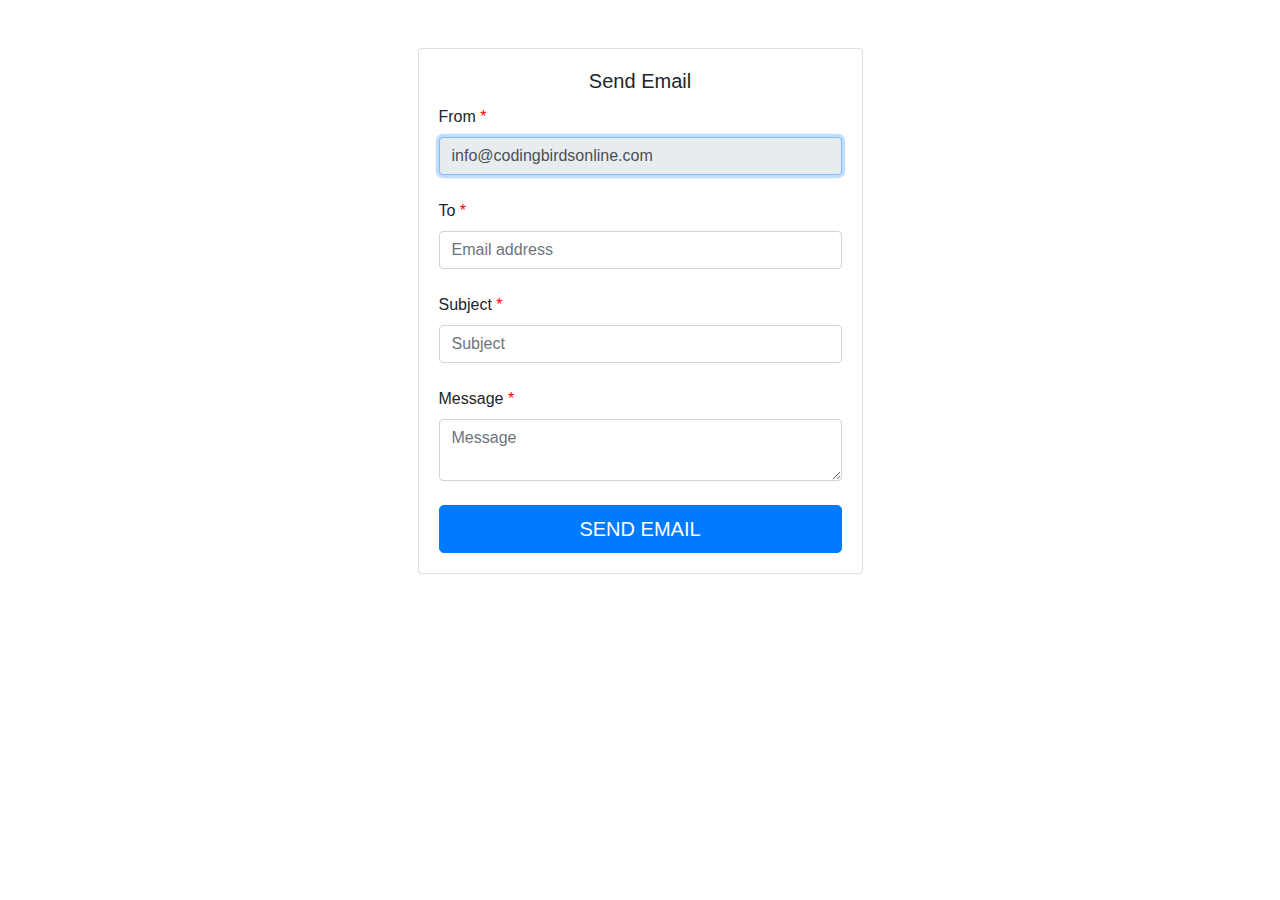
<file: testmail.html>
<!doctype html>
<html lang="en">
<head>
    <meta charset="UTF-8">
    <meta name="viewport" content="width=device-width, user-scalable=no, initial-scale=1.0, maximum-scale=1.0, minimum-scale=1.0">
    <meta http-equiv="X-UA-Compatible" content="ie=edge">
    <link rel="icon" href="https://codingbirdsonline.com/wp-content/uploads/2019/12/cropped-coding-birds-favicon-2-1-192x192.png" type="image/x-icon">
    <link rel="stylesheet" href="https://stackpath.bootstrapcdn.com/bootstrap/4.3.1/css/bootstrap.min.css">
    <link rel="stylesheet" href="https://use.fontawesome.com/releases/v5.8.2/css/all.css">
    <script type="text/javascript" src="https://cdnjs.cloudflare.com/ajax/libs/jquery/3.4.1/jquery.slim.min.js"></script>
    <script type="text/javascript" src="https://stackpath.bootstrapcdn.com/bootstrap/4.3.1/js/bootstrap.bundle.min.js"></script>
    <title>Send Email Example</title>
</head>
<body>
<div class="container">
    <div class="row">
        <div class="col-sm-9 col-md-7 col-lg-5 mx-auto">
            <div class="card card-signin my-5">
                <div class="card-body">
                    <h5 class="card-title text-center">Send Email</h5>
                    <form action="email-script.php" method="post" class="form-signin">
                        <div class="form-label-group">
                            <label for="inputEmail">From <span style="color: #FF0000">*</span></label>
                            <input type="text" name="fromEmail" id="fromEmail" class="form-control"  value="info@codingbirdsonline.com" readonly required autofocus>
                        </div> <br/>
                        <div class="form-label-group">
                            <label for="inputEmail">To <span style="color: #FF0000">*</span></label>
                            <input type="text" name="toEmail" id="toEmail" class="form-control" placeholder="Email address" required autofocus>
                        </div> <br/>
                        <label for="inputPassword">Subject <span style="color: #FF0000">*</span></label>
                        <div class="form-label-group">
                            <input type="text" id="subject" name="subject" class="form-control" placeholder="Subject" required>
                        </div><br/>
                        <label for="inputPassword">Message <span style="color: #FF0000">*</span></label>
                        <div class="form-label-group">
                            <textarea  id="message" name="message" class="form-control" placeholder="Message" required ></textarea>
                        </div> <br/>
                        <button type="submit" name="sendMailBtn" class="btn btn-lg btn-primary btn-block text-uppercase" >Send Email</button>
                    </form>
                </div>
            </div>
        </div>
    </div>
</div>
</body>
</html>
</file>
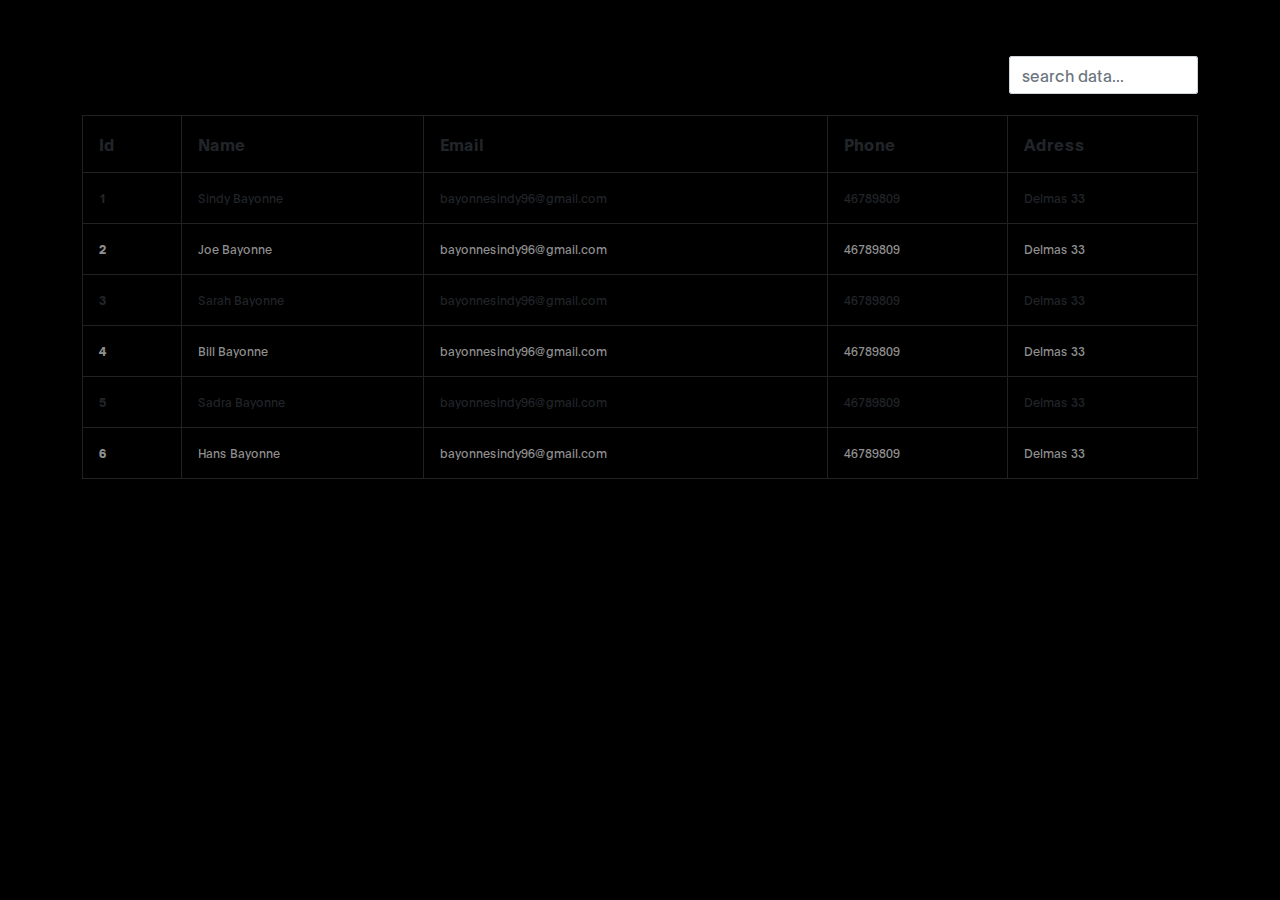
<file: testTable.html>
<!DOCTYPE html>
<html lang="en">
<head>

     <title>jStormish</title>

     <meta charset="UTF-8">
     <meta http-equiv="X-UA-Compatible" content="IE=Edge">
     <meta name="description" content="">
     <meta name="keywords" content="">
     <meta name="author" content="">
     <meta name="viewport" content="width=device-width, initial-scale=1, maximum-scale=1">
     <link rel="stylesheet" href="css/bootstrap.min.css">
     <link rel="stylesheet" href="css/font-awesome.min.css">
     <link rel="stylesheet" href="css/aos.css">

     <!-- MAIN CSS -->
     <link rel="stylesheet" href="css/main.css">
     <link rel="stylesheet" href="css/utilities.css">
     <link rel="stylesheet" href="css/style.css">
     <link rel="stylesheet" href="css/responsive.css">


</head>
<style media="screen">
  .result tr[visible=false],.no-result{
    display:none;
  }
  .result tr[visible=true]{
    display: table-row;
  }
  .counter  {
    padding:8px;
    color: #fff;
  }
</style>
<body data-spy="scroll" data-target="#navbarNav" data-offset="50" data-simplebar>

<div class="container" style="margin-top:35px">
  <div class="form-group pull-right">
    <input type="text" name="" value="" class="search form-control" placeholder="search data..."/>
  </div>
  <span class="counter pull-right"></span>
  <table class="table table-bordered table-striped result">
    <thead>
      <tr>
        <th>Id</th>
        <th>Name</th>
        <th>Email</th>
        <th>Phone</th>
        <th>Adress</th>
      </tr>
      <tr class="no-result warning">
          <td class="colspan="5">No data to display</td>
      </tr>
    </thead>
    <tbody>
      <tr>
        <th scope="row">1</th>
        <td>Sindy Bayonne</td>
        <td>bayonnesindy96@gmail.com</td>
        <td>46789809</td>
        <td>Delmas 33</td>
      </tr>
      <tr>
        <th scope="row">2</th>
        <td>Joe Bayonne</td>
        <td>bayonnesindy96@gmail.com</td>
        <td>46789809</td>
        <td>Delmas 33</td>
      </tr>
      <tr>
        <th scope="row">3</th>
        <td>Sarah Bayonne</td>
        <td>bayonnesindy96@gmail.com</td>
        <td>46789809</td>
        <td>Delmas 33</td>
      </tr>
      <tr>
        <th scope="row">4</th>
        <td>Bill Bayonne</td>
        <td>bayonnesindy96@gmail.com</td>
        <td>46789809</td>
        <td>Delmas 33</td>
      </tr>
      <tr>
        <th scope="row">5</th>
        <td>Sadra Bayonne</td>
        <td>bayonnesindy96@gmail.com</td>
        <td>46789809</td>
        <td>Delmas 33</td>
      </tr>
      <tr>
        <th scope="row">6</th>
        <td>Hans Bayonne</td>
        <td>bayonnesindy96@gmail.com</td>
        <td>46789809</td>
        <td>Delmas 33</td>
      </tr>
    </tbody>
  </table>
</div>



<script src="js/bootstrap.min.js"></script>
  <script src="https://cdnjs.cloudflare.com/ajax/libs/jquery/3.6.1/jquery.min.js"></script>
  <script src="js/smoothscroll.js"></script>
    <script>
      $(document).ready(function(){

        $('.search').keyup(function(){
          var searchTerm = $(".search").val();
          var listItem = $('.result tbody').children('tr');
          var searchSplit = searchTerm.replace(/ /g,"'):containsi('");
          $.extend($.expr[':'],{
            'containsi': function(elem,i,match,array){
              return (elem.textContent || elem.innerText || '').toLowerCase().indexOf((match[3] || "").toLowerCase()) >= 0;
            }
          });
          $(".result tbody tr").not(":containsi('"+ searchSplit +"')").each(function(){
            $(this).attr('visible','false');
          });
          $(".result tbody tr:containsi('"+ searchSplit +"')").each(function(){
            $(this).attr('visible','true');
          });
          var jobCount = $('.result tbody tr[visible="true"]').length;
          $('.counter').text(jobCount + ' item');
          if(jobCount == 0){
            $('no-result').show();
          }else{
            $('no-result').hide();
          }
        });

      });
    </script>
</body>
</html>
</file>
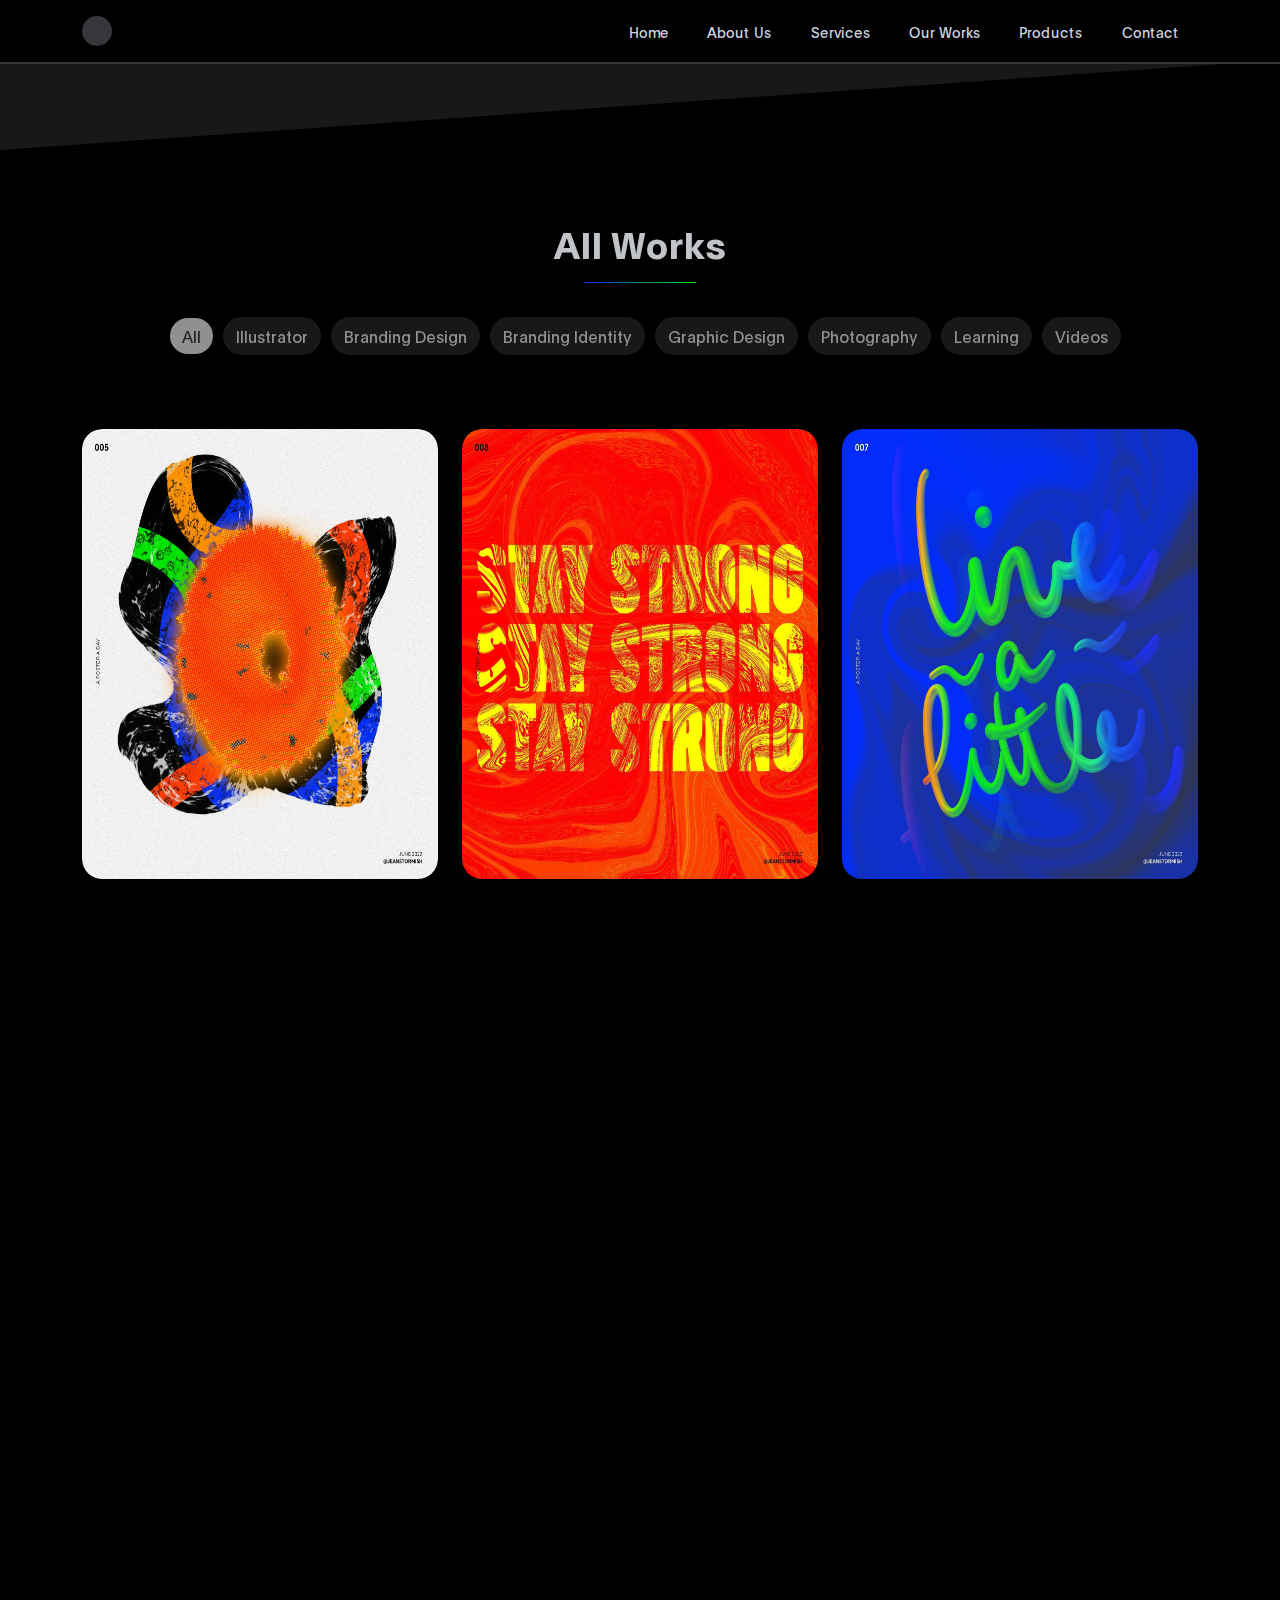
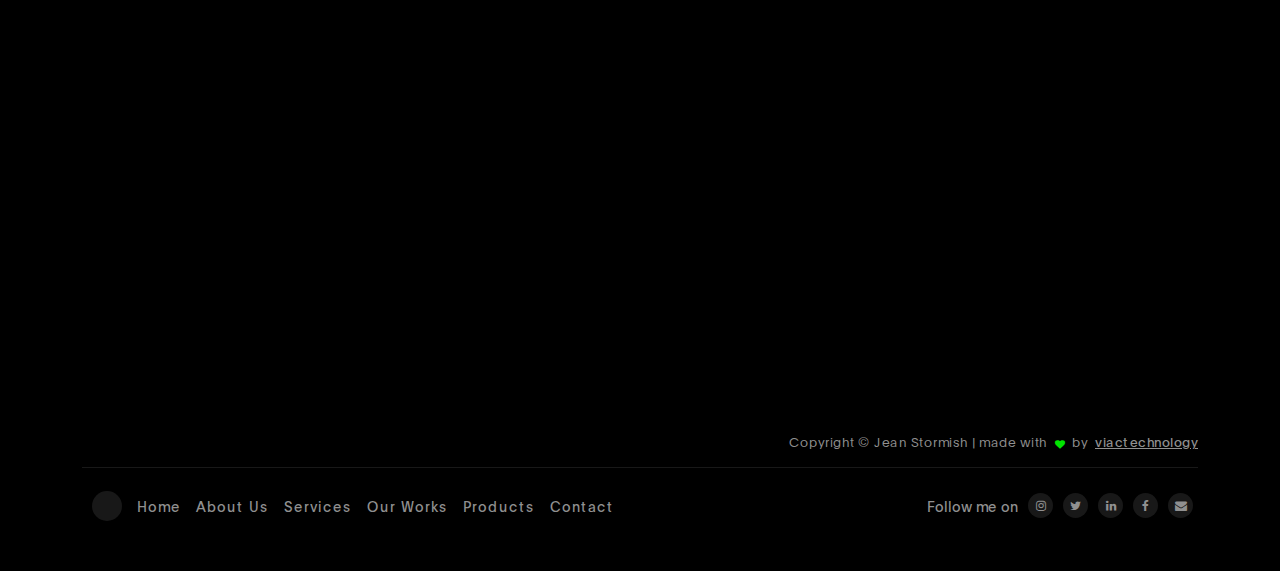
<file: works.html>
<!DOCTYPE html>
<html lang="en">
<head>

     <title>jStormish</title>

     <meta charset="UTF-8">
     <meta http-equiv="X-UA-Compatible" content="IE=Edge">
     <meta name="description" content="">
     <meta name="keywords" content="">
     <meta name="author" content="">
     <meta name="viewport" content="width=device-width, initial-scale=1, maximum-scale=1">

     <link rel="stylesheet" href="css/bootstrap.min.css">
     <link rel="stylesheet" href="css/font-awesome.min.css">
     <link rel="stylesheet" href="css/aos.css">

     <!-- MAIN CSS -->
     <link rel="stylesheet" href="css/main.css">
     <link rel="stylesheet" href="css/utilities.css">
     <link rel="stylesheet" href="css/style.css">
     <link rel="stylesheet" href="css/responsive.css">
</head>
<body data-spy="scroll" data-target="#navbarNav" data-offset="50">

    <!-- MENU BAR -->
    <nav class="navbar navbar-expand-lg fixed-top">
        <div class="container">

            <a class="navbar-brand" href="index.html"></a>

            <button class="navbar-toggler" type="button" data-toggle="collapse" data-target="#navbarNav" aria-controls="navbarNav" aria-expanded="false"
                aria-label="Toggle navigation">
                <span class="navbar-toggler-icon"></span>
            </button>

            <div class="collapse navbar-collapse"  id="navbarNav">
                <ul class="navbar-nav ms-auto">
                    <li class="nav-item">
                        <a href="index.html" class="nav-link smoothScroll">Home</a>
                    </li>

                    <li class="nav-item">
                        <a href="about.html" class="nav-link smoothScroll">About Us</a>
                    </li>

                    <li class="nav-item">
                        <a href="Services.html" class="nav-link smoothScroll">Services</a>
                    </li>

                    <li class="nav-item">
                        <a href="work.html" class="nav-link smoothScroll">Our Works</a>
                    </li>
                    <li class="nav-item">
                        <a href="shop.html" class="nav-link smoothScroll">Products</a>
                    </li>

                    <li class="nav-item">
                        <a href="contact.html" class="nav-link smoothScroll">Contact</a>
                    </li>
                    
                </ul>

            </div>

        </div>
    </nav>
    <section class="letsGo letsGo--bg"></section>

     <section class="section works">
        <div class="container">
                <div class="row mb-4">
                    <div class="mt-lg-12 mb-lg-0 mb-2 col-lg-12 col-md-12  col-12">
                    <div class="title text-center" data-aos="fade-up" data-aos-delay="300">
                        <h2 class="mb-3">All Works</h2>
                        <div class="line-title"></div>
                    </div>
                    </div>
                </div>
                <div class="row mb-3">
                    <div class="mt-lg-12 mb-lg-0 mb-2 col-lg-12 col-md-12  col-12" data-aos="fade-up" data-aos-delay="400">
                        <div class="d-flex justify-content-center align-items-center flex-wrap">
                            <a class="btn menu-list active" href="">All</a>
                            <a class="btn menu-list" href="">Illustrator</a>
                            <a class="btn menu-list" href="">Branding Design</a>
                            <a class="btn menu-list" href="">Branding Identity</a>
                            <a class="btn menu-list" href="">Graphic Design</a>
                            <a class="btn menu-list" href="">Photography</a>
                            <a class="btn menu-list" href="">Learning</a>
                            <a class="btn menu-list" href="">Videos</a>
                        </div>
                    </div>
                </div>
                <div class="row">
                    <div class="mt-lg-5 col-lg-4 col-md-6 col-ms-12" data-aos="fade-up" data-aos-delay="400">
                        <div class="card-base radius-20">
                            <img src="images/post/post-1.jpg" class="img-fluid radius-20" alt="" srcset="">
                        </div>
                    </div>
                    <div class="mt-lg-5 col-lg-4 col-md-6 col-ms-12" data-aos="fade-up" data-aos-delay="500">
                        <div class="card-base radius-20">
                            <img src="images/post/post-2.jpg" class="img-fluid radius-20" alt="" srcset="">
                        </div>
                    </div>
                    <div class="mt-lg-5 col-lg-4 col-md-6 col-ms-12" data-aos="fade-up" data-aos-delay="600">
                        <div class="card-base radius-20">
                            <img src="images/post/post-3.jpg" class="img-fluid radius-20" alt="" srcset="">
                        </div>
                    </div>
                    <div class="mt-lg-4 col-lg-4 col-md-6 col-ms-12" data-aos="fade-up" data-aos-delay="400">
                        <div class="card-base radius-20">
                            <img src="images/post/post-4.jpg" class="img-fluid radius-20" alt="" srcset="">
                        </div>
                    </div>
                    <div class="mt-lg-4 col-lg-4 col-md-6 col-ms-12" data-aos="fade-up" data-aos-delay="500">
                        <div class="card-base radius-20">
                            <img src="images/post/post-5.jpg" class="img-fluid radius-20" alt="" srcset="">
                        </div>
                    </div>
                    <div class="mt-lg-4 col-lg-4 col-md-6 col-ms-12" data-aos="fade-up" data-aos-delay="600">
                        <div class="card-base radius-20">
                            <img src="images/post/post-6.jpg" class="img-fluid radius-20" alt="" srcset="">
                        </div>
                    </div>
                    <div class="mt-lg-4 col-lg-4 col-md-6 col-ms-12" data-aos="fade-up" data-aos-delay="600">
                        <div class="card-base radius-20">
                            <img src="images/post/post-7.jpg" class="img-fluid radius-20" alt="" srcset="">
                        </div>
                    </div>
                    <div class="mt-lg-4 col-lg-4 col-md-6 col-ms-12" data-aos="fade-up" data-aos-delay="600">
                        <div class="card-base radius-20">
                            <img src="images/post/post-8.jpg" class="img-fluid radius-20" alt="" srcset="">
                        </div>
                    </div>
                    <div class="mt-lg-4 col-lg-4 col-md-6 col-ms-12" data-aos="fade-up" data-aos-delay="600">
                        <div class="card-base radius-20">
                            <img src="images/post/post-9.jpg" class="img-fluid radius-20" alt="" srcset="">
                        </div>
                    </div>
                    <div class="mt-lg-4 col-lg-4 col-md-6 col-ms-12" data-aos="fade-up" data-aos-delay="600">
                        <div class="card-base radius-20">
                            <img src="images/post/post-10.jpg" class="img-fluid radius-20" alt="" srcset="">
                        </div>
                    </div>
                    <div class="mt-lg-4 col-lg-4 col-md-6 col-ms-12" data-aos="fade-up" data-aos-delay="600">
                        <div class="card-base radius-20">
                            <img src="images/post/post-11.jpg" class="img-fluid radius-20" alt="" srcset="">
                        </div>
                    </div>
                    <div class="mt-lg-4 col-lg-4 col-md-6 col-ms-12" data-aos="fade-up" data-aos-delay="600">
                        <div class="card-base radius-20">
                            <img src="images/post/post-12.jpg" class="img-fluid radius-20" alt="" srcset="">
                        </div>
                    </div>
                    <div class="mt-lg-4 col-lg-4 col-md-6 col-ms-12" data-aos="fade-up" data-aos-delay="600">
                        <div class="card-base radius-20">
                            <img src="images/post/post-13.jpg" class="img-fluid radius-20" alt="" srcset="">
                        </div>
                    </div>
                    <div class="mt-lg-4 col-lg-4 col-md-6 col-ms-12" data-aos="fade-up" data-aos-delay="600">
                        <div class="card-base radius-20">
                            <img src="images/post/post-14.jpg" class="img-fluid radius-20" alt="" srcset="">
                        </div>
                    </div>
                    <div class="mt-lg-4 col-lg-4 col-md-6 col-ms-12" data-aos="fade-up" data-aos-delay="600">
                        <div class="card-base radius-20">
                            <img src="images/post/post-15.jpg" class="img-fluid radius-20" alt="" srcset="">
                        </div>
                    </div>
                    <div class="mt-lg-4 col-lg-4 col-md-6 col-ms-12" data-aos="fade-up" data-aos-delay="600">
                        <div class="card-base radius-20">
                            <img src="images/post/post-16.jpg" class="img-fluid radius-20" alt="" srcset="">
                        </div>
                    </div>
                    <div class="mt-lg-4 col-lg-4 col-md-6 col-ms-12" data-aos="fade-up" data-aos-delay="600">
                        <div class="card-base radius-20">
                            <img src="images/post/post-17.jpg" class="img-fluid radius-20" alt="" srcset="">
                        </div>
                    </div>
                    <div class="mt-lg-4 col-lg-4 col-md-6 col-ms-12" data-aos="fade-up" data-aos-delay="600">
                        <div class="card-base radius-20">
                            <img src="images/post/post-18.jpg" class="img-fluid radius-20" alt="" srcset="">
                        </div>
                    </div>
                </div>
        </div>
     </section>
    <section class="newsletter-content _newsletter">
        <div class="container">
            <div class="row">
                <div class="row">
                    <div class="col-lg-12 py-5 col-md-12 col-12" data-aos="fade-up" data-aos-delay="400">
                        <div class="news-letter-box">
                            <h2 class="mb-2" data-aos="fade-up" data-aos-delay="200">News Letters</h2>
                            <p data-aos="fade-up" data-aos-delay="200">Stay update with sweet content only</p>
                            <div class="newsletter">
                                <form action="" method="post">
                                    <div class="form-group">
                                        <input type="email" name="" id="" placeholder="Please enter your email"
                                            class="form-control input">
                                    </div>
                                    <div class="form-group">
                                        <buttom class="btn _submit radius-circle"><i class="fa fa-send"></i></buttom>
                                    </div>
                                </form>
                            </div>
                        </div>
                    </div>
                </div>
            </div>
    </section>


    


     <!-- FOOTER -->
     <footer class="site-footer">
          <div class="container">
            <p class="d-flex justify-content-end">Copyright &copy; Jean Stormish | made with  &nbsp;<i class="fa fa-heart"> </i>&nbsp; by &nbsp;<span><a href="">viactechnology</a></span>  </p>
            <div class="line-footer"></div>
               <div class="row">
                    <div class="d-flex justify-content-between align-items-center">
                        <div class="navigation d-flex justify-content-start align-items-center">
                            <a href="" class="footer-logo"></a>
                            <a href="">Home</a>
                            <a href="">About Us</a>
                            <a href="">Services</a>
                            <a href="">Our Works</a>
                            <a href="">Products</a>
                            <a href="">Contact</a>
                        </div>
                        <div class="icon-contact d-flex justify-content-end align-items-center">
                            <span>Follow me on</span>
                            <a href="" class="ico"><i class="fa fa-instagram"></i></a>
                            <a href="" class="ico"> <i class="fa fa-twitter"></i></a>
                            <a href="" class="ico"><i class="fa fa-linkedin"></i></a>
                            <a href="" class="ico"><i class="fa fa-facebook"></i></a>
                            <a href="" class="ico"><i class="fa fa-envelope"></i></a>
                        </div>
                    </div>
               </div>
          </div>
     </footer>

 

     <!-- SCRIPTS -->
     <script src="js/jquery.min.js"></script>
     <script src="js/bootstrap.min.js"></script>
     <script src="js/bootstrap.js"></script>
     <script src="js/aos.js"></script>
     <script src="js/smoothscroll.js"></script>
     <script src="js/custom.js"></script>
     <script src="js/carousel.js"></script>

</body>
</html>
</file>
<file: css/main.css>
/*

Tooplate 2119 Gymso Fitness

https://www.tooplate.com/view/2119-gymso-fitness

*/

  @font-face {
      font-family: 'Plain';
      src: url('../fonts/Plain-Regular.woff2') format('woff2'),
          url('../fonts/Plain-Regular.woff') format('woff');
      font-weight: normal;
      font-style: normal;
  }

  @font-face {
      font-family: 'Plain';
      src: url('../fonts/Plain-Light.woff2') format('woff2'),
          url('../fonts/Plain-Light.woff') format('woff');
      font-weight: 300;
      font-style: normal;
  }

  @font-face {
      font-family: 'Plain';
      src: url('../fonts/Plain-Bold.woff2') format('woff2'),
          url('../fonts/Plain-Bold.woff') format('woff');
      font-weight: bold;
      font-style: normal;
  }

  @font-face {
    font-family: 'Nexa';
    src: url('../fonts/Nexa-Regular.otf') format('otf');
    font-weight: 300;
    font-style: normal;
  }

  @font-face {
    font-family: 'Nexa';
    src: url('../fonts/Nexa-Bold.otf') format('otf');
    font-weight: bold;
    font-style: normal;
  }
  @font-face {
    font-family: 'Kollektif';
    src: url('../fonts/Kollektif.ttf') format('otf');
    font-weight: 300;
    font-style: normal;
  }

  @font-face {
    font-family: 'Kollektif';
    src: url('../fonts/Kollektif-Bold.ttf') format('otf');
    font-weight: bold;
    font-style: normal;
  }

  :root {
    --primary-color:        #f13a11;
    --white-color:          #ffffff;
    --dark-color:           #000;
    --about-bg-color:       #f9f9f9;
    --yellow-color:         #f59e00;
    --secondary-color:      #181818;
    --blue-color     :      #022df5;
    --abricot-color  :      #fe3a00;
    --green-color    :      #00e500;

    --dark-gray       :     #35373b;
    --gray-color:           #909090;
    --link-color:           #404040;
    --p-color:              #666262;
    --white-smoke:          #c0c3c8;

    --base-font-family:     'Plain', sans-serif;
    --nexa-font       :     'Nexa',sans-serif;
    --kollektif       :     'Kollektif','sans-serif';
    --font-weight-bold:     bold;
    --font-weight-normal:   normal;
    --font-weight-light:    300;
    --font-weight-thin:     100;

    --h1-font-size:         48px;
    --h2-font-size:         36px;
    --h3-font-size:         28px;
    --h4-font-size:         24px;
    --h5-font-size:         22px;
    --h6-font-size:         22px;
    --p-font-size:          18px;
    --base-font-size:       16px;
    --menu-font-size:       14px;

    --border-radius-large:  100%;
    --border-radius-small:  2px;

    --glass-bg: linear-gradient(
    to right bottom,
    rgba(255, 255, 255, 0.5),
    rgba(255, 255, 255, 0.3)
  );
  }


  body {
    background: #000;
    font-family: var(--base-font-family);
  }


  /*---------------------------------------
     TYPOGRAPHY              
  -----------------------------------------*/

  h1,h2,h3,h4,h5,h6 {
    font-weight: var(--font-weight-thin);
    line-height: normal;
  }

  h1 {
    font-size: var(--h1-font-size);
    font-weight: var(--font-weight-bold);
    letter-spacing: -1px;
    text-transform: uppercase;
    margin: 20px 0;
  }

  h2 {
    font-size: var(--h2-font-size);
    font-weight: var(--font-weight-bold);
    color: #c0c3c8;
    letter-spacing: -2px;
  }

  h3 {
    font-size: var(--h3-font-size);
    font-weight: var(--font-weight-bold);
    letter-spacing: -1px;
    margin: 0;
    color: var(--gray-color);
  }

  h4 {
    font-size: var(--h4-font-size);
  }

  h5 {
    font-size: var(--h5-font-size);
  }

  h6 {
    color: var(--gray-color);
    font-size: var(--h6-font-size);
    line-height: inherit;
    margin: 0;
  }

  p {
    color: var(--gray-color);
    font-size: var(--base-font-size);
    font-weight: var(--font-weight-light);
    line-height: 1.5em;
  }

  b, 
  strong {
    font-weight: var(--font-weight-bold);
    letter-spacing: 0;
  }

  .section {
    padding: 4rem 0 ;
  }


  /* BUTTON */

  .custom-btn {
    background: var(--about-bg-color);
    padding: 14px 24px;
    color: var(--dark-color);
    font-size: var(--menu-font-size);
    font-weight: 500;
    font-family: var(--nexa-font);
    text-transform: capitalize;
    letter-spacing: 0.5px;
    white-space: nowrap;
    transition: transform 0.5s;
  }

  .custom-btn:hover {
    background: var(--about-bg-color);
    color: var(--dark-color);
    transform: scale(1.2);
    border: none;
  }

  .custom-btn:focus {
    box-shadow: none;
  }

  .custom-btn.bordered:hover,
  .custom-btn.bordered:focus,

  .custom-btn.bg-color:hover,
  .custom-btn.bg-color:focus {
    background: var(--about-bg-color);
    border-color: transparent;
    color: var(--dark-color);
    font-weight: 500;
  }

  .bordered {
    border: 2px solid var(--about-bg-color);
    color: var(--about-bg-color);
  }

  .bg-color {
    background: var(--primary-color);
    color: var(--white-color);
  }



  /*---------------------------------------
     GENERAL               
  -----------------------------------------*/

  * {
    -webkit-box-sizing: border-box;
    -moz-box-sizing: border-box;
    box-sizing: border-box;
  }

  *::before,
  *::after {
    -webkit-box-sizing: border-box;
    -moz-box-sizing: border-box;
    box-sizing: border-box;
  }

  a {
    color: var(--link-color);
    font-weight: normal;
    text-decoration: none;
    transition: all 0.3s ease;
  }

  a:hover, 
  a:active, 
  a:focus {
    color: var(--primary-color);
    outline: none;
    text-decoration: none;
  }


  /* BG OVERLAY */

  .bg-overlay {
    background: var(--dark-color);
    position: absolute;
    top: 0;
    right: 0;
    bottom: 0;
    left: 0;
    width: 100%;
    height: 100%;
    opacity: 0.95;
  }


  /*---------------------------------------
     MODAL              
  -----------------------------------------*/

  .modal-content {
    padding: 2rem 3rem;
  }

  .modal-header,
  .modal-body,
  .modal-footer {
    border: 0;
    padding: 0;
  }

  .membership-form a {
    color: var(--primary-color);
  }


  /*---------------------------------------
    FEATURE          
  -----------------------------------------*/

  .feature {
    background: var(--dark-color);
    padding: 5rem 0;
  }


  /*---------------------------------------
     MENU             
  -----------------------------------------*/

  .navbar {
    background: var(--dark-color);
    padding: 1rem;
    border-bottom: 2px solid #35373b;
  }

  .navbar-expand-lg .navbar-nav .nav-link {
    padding-right: 1.2rem;
    padding-left: 1.2rem;
  }

  .navbar-brand {
    width: 30px;
    height: 30px;
    background: #35373b;
    border-radius: 50%;
  }

  .nav-item .nav-link {
    display: block;
    color: #cfd6e2;
    font-size: var(--menu-font-size);
    font-weight: var(--font-weight-normal);
    text-transform: capitalize;
    padding: 2px 6px;
  }

  .nav-item .nav-link.active,
  .nav-item .nav-link:hover {
    color: #efefef;
    transition: all 0.5s ease;
  }

  .navbar .social-icon li a {
    color: var(--white-color);
  }

  .navbar-toggler {
    border: 0;
    padding: 0;
    cursor: pointer;
    margin: 0 10px 0 0;
    width: 30px;
    height: 35px;
    outline: none;
  }

  .navbar-toggler:focus {
    outline: none;
  }

  .navbar-toggler[aria-expanded="true"] .navbar-toggler-icon {
    background: transparent;
  }

  .navbar-toggler[aria-expanded="true"] .navbar-toggler-icon::before,
  .navbar-toggler[aria-expanded="true"] .navbar-toggler-icon::after {
    transition: top 300ms 50ms ease, -webkit-transform 300ms 350ms ease;
    transition: top 300ms 50ms ease, transform 300ms 350ms ease;
    transition: top 300ms 50ms ease, transform 300ms 350ms ease, -webkit-transform 300ms 350ms ease;
    top: 0;
  }

  .navbar-toggler[aria-expanded="true"] .navbar-toggler-icon::before {
    transform: rotate(45deg);
  }

  .navbar-toggler[aria-expanded="true"] .navbar-toggler-icon::after {
    transform: rotate(-45deg);
  }

  .navbar-toggler .navbar-toggler-icon {
    background: var(--primary-color);
    transition: background 10ms 300ms ease;
    display: block;
    width: 30px;
    height: 2px;
    position: relative;
  }

  .navbar-toggler .navbar-toggler-icon::before,
  .navbar-toggler .navbar-toggler-icon::after {
    transition: top 300ms 350ms ease, -webkit-transform 300ms 50ms ease;
    transition: top 300ms 350ms ease, transform 300ms 50ms ease;
    transition: top 300ms 350ms ease, transform 300ms 50ms ease, -webkit-transform 300ms 50ms ease;
    position: absolute;
    right: 0;
    left: 0;
    background: var(--primary-color);
    width: 30px;
    height: 2px;
    content: '';
  }

  .navbar-toggler .navbar-toggler-icon::before {
    top: -8px;
  }

  .navbar-toggler .navbar-toggler-icon::after {
    top: 8px;
  }

  /*---------------------------------------
     HERO              
  -----------------------------------------*/

  .hero {
    background-image: url('../images/banner/banner.jpg');
    background-size: cover;
    background-position: top;
    background-repeat: no-repeat;
    vertical-align: middle;
    min-height: 100vh;
    position: relative;
  }



  /*---------------------------------------
     CLASS               
  -----------------------------------------*/

  .class-info {
    background: var(--white-color);
    box-shadow: 6px 0 38px rgba(20,20,20,0.10);
    border-radius: 0 0 2px 2px;
    padding: 1rem 2rem;
    position: relative;
  }

  .class-info img {
    border-radius: 2px 2px 0 0;
  }

  .class-info strong {
    color: var(--gray-color);
  }

  .class-price {
    background: var(--primary-color);
    border-radius: var(--border-radius-large);
    color: var(--white-color);
    font-weight: var(--font-weight-bold);
    display: block;
    position: absolute;
    top: 2rem;
    right: 2rem;
    width: 3.5rem;
    height: 3.5rem;
    line-height: 3.5rem;
    text-align: center;
  }


  /*---------------------------------------
     SCHEDULE             
  -----------------------------------------*/

  .schedule {
    background: var(--dark-color);
  }

  .schedule-table {
    display: table;
    border: 0;
    text-align: center;
  }

  .schedule-table strong,
  .schedule-table span {
    display: block;
    text-align: center;
  }

  .schedule-table strong {
    color: var(--white-color);
  }

  .schedule-table span {
    color: var(--gray-color);
  }

  .schedule-table span,
  .schedule-table small {
    font-size: var(--menu-font-size);
    text-transform: uppercase;
  }

  .schedule-table small {
    position: relative;
    top: 10px;
  }

  .table .thead-light th,
  .schedule-table tr td:first-child {
    background: var(--primary-color);
    border: 1px solid #212122;
    color: var(--white-color);
  }

  .schedule-table .thead-light th {
    border-bottom: 0;
    text-transform: uppercase;
  }

  .table-bordered td, 
  .table-bordered th {
    border: 1px solid #212122;
  }

  .table-bordered td {
    padding-bottom: 22px;
  }

  .table td, .table th {
    padding: 1rem;
  }


  /*---------------------------------------
      ABOUT & TEAM            
  -----------------------------------------*/

 
  .about-working-hours {
    border-left: 2px solid;
    padding-left: 3.5rem;
  }

  .about-working-hours strong {
    color: var(--white-color);
    opacity: 0.85;
  }

  .team-thumb {
    position: relative;
  }

  .team-info {
    background: var(--white-color);
    border-radius: 0 0 2px 2px;
    box-shadow: 6px 0 38px rgba(20,20,20,0.10);
    padding: 20px;
    position: relative;
  }

  .team-info span {
    font-weight: var(--font-weight-light);
    opacity: 0.85;
  }

  .team-info .social-icon {
    position: absolute;
    top: 10px;
    right: 20px;
  }

  .team-info .social-icon li {
    display: block;
  }


  /*---------------------------------------
     CONTACT              
  -----------------------------------------*/

  .webform input,
  button#submit-button {
    height: calc(2.25rem + 20px);
  }

  .form-control {
    border-radius: var(--border-radius-small);
    margin: 1.3rem 0;
  }

  .form-control:focus {
    box-shadow: none;
    border-color: var(--dark-color);
  }

  button#submit-button {
    background: var(--dark-color);
    border-color: transparent;
    color: var(--white-color);
    cursor: pointer;
    transition: all 0.3s ease;
  }

  button#submit-button:hover {
    background: var(--primary-color);
  }

  .contact h2 + p {
    max-width: 90%;
  }

  .google-map {
    border-top: 1px solid #efebeb;
    margin-top: 2.5rem;
    padding-top: 2.5rem;
  }

  .google-map iframe {
    width: 100%;
  }



  /*---------------------------------------
     SOCIAL ICON              
  -----------------------------------------*/

  .social-icon {
    position: relative;
    padding: 0;
    margin: 5px 0 0 0;
  }

  .social-icon li {
    display: inline-block;
    list-style: none;
  }

  .social-icon li a {
    text-decoration: none;
    display: inline-block;
    color: var(--p-color);
    font-size: var(--p-font-size);
    font-weight: var(--font-weight-bold);
    margin: 5px 10px;
    text-align: center;
  }

  .social-icon li a:hover {
    color: var(--primary-color);
  }


  /*---------------------------------------
     RESPONSIVE STYLES              
  -----------------------------------------*/

  @media screen and (max-width: 992px) {

    .section {
      padding: 5rem 0;
    }

    .nav-item .nav-link {
      padding: 6px;
    }

    .navbar .social-icon {
      margin-top: 22px;
    }

    .navbar-collapse,
    .site-footer {
      text-align: center;
    }

    .schedule-table {
      display: block;
    }

    .modal-content {
      padding: 2rem;
    }
  }

  @media screen and (max-width: 767px) {

    h1 {
      font-size: 38px;
    }

    .about-working-hours {
      border-left: 0;
      padding: 22px 0 0 0;
    }

    .contact h2 span {
      display: block;
    }
  }
</file>
<file: css/utilities.css>
body::-webkit-scrollbar,.sidebar::-webkit-scrollbar{
  width: 7px;
  padding: 20px;
}

body::-webkit-scrollbar-track,.sidebar::-webkit-scrollbar-track {
  background-color: var(--secondary-color);
}
body::-webkit-scrollbar-thumb ,.sidebar::-webkit-scrollbar-thumb {
  border: 2px solid transparent;
  border-radius: 20px;
  background: var(--dark-gray);
  background-clip: content-box;
  transition: background 0.4s;
}
.sidebar::-webkit-scrollbar-track {
  height: 50px;
  background-color: var(--secondary-color);
}
table{
  color: var(--gray-color);
}
table thead{
  font-size: 16px;
  font-weight: 500;
}
table tbody{
  color: var(--gray-color);
  font-size: 12px;
}
tr{
  border-bottom: 1px solid var(--p-color);
}
tr td{
  padding: 7px;
}
.bg-blue{
  background: var(--blue-color);
}
.bg-abricot{
  background: var(--abricot-color);
}
.bg-green {
  background: var(--green-color);
}
.bg-yellow{
  background: var(--yellow-color);
}
.radius-5{
    border-radius: 5px;
}
.radius-10{
    border-radius: 10px;
}
.radius-20{
    border-radius: 20px;
}
.radius-30{
    border-radius: 30px;
}
.radius-50{
    border-radius: 50px;
}
.radius-circle{
    border-radius: 50%;
}
.padding-10{
    padding: 10px;
}
.m-left{
    margin-left: 10px;
}
.margin{
    margin: 40px 10px;
}
.bordered{
  background: transparent;
  border: 2px solid var(--dark-gray);
}

.banner-text-name{
    text-transform: capitalize;
    font-weight: 600;
    letter-spacing: 1px;
    
}

.text-color{
  width: 410px;
  color: transparent;
  background-image: linear-gradient(var(--green-color),var(--green-color));
  -webkit-background-clip: text;
  background-repeat: no-repeat;
  background-position: -410px 0;
  animation: wave 5s linear infinite alternate;
}

@keyframes wave{
  100%{
    background-position: 0 0;
  }

}
.text-justified{
    text-align: justify;
}
.title h2{
    letter-spacing: 1px;
}
.line-title{
    width: 10%;
    height: 0.5px;
    background:  linear-gradient(-45deg,rgba(0,229,0),rgba(2,45,245));
    margin: auto;
    margin-bottom: 10px;
}
.line{
    width: 10%;
    height: 0.5px;
    background: var(--gray-color);
    margin: auto;
    margin-bottom: 10px;
}
.section-title{
    border-bottom: 1px solid #35373b;
}
.section-title::after{
    content: ' ';
    position: absolute;
    width: 30%;
    height: 0.5px;
    background:  linear-gradient(-45deg,rgba(0,229,0),rgba(2,45,245));
}
.first-btn{
    position: relative;
    padding: 14px 24px;
    background: var(--secondary-color);
    color: var(--p-color);
    font-size: var(--menu-font-size);
    font-weight: var(--font-weight-normal);
    border: none;
} 
.first-btn:hover{
    color: var(--about-bg-color);
    z-index: 1;
    border-radius: 50px;
  }
 
  .first-btn::before{
    content: "";
    position: absolute;
    top: 0;
    right: 0;
    left: 0;
    width: 100%;
    height: 100%;
    border-radius: 50px;
    z-index : -1;
    background: var(--blue-color);
    transform: scaleY(0);
    transform-origin: left;
    transition: transform 0.5s;
  }

   .first-btn:hover::before{
    content: "";
    position: absolute;
    top: 0;
    right: unset;
    left: 0;
    width: 100%;
    height: 100%;
    border-radius: 50px;
    transform: scaleX(1);
    transform-origin: left;
    transition: transform 0.4s;
  }

/*Form*/
.input-form,.textarea-form{
    height: 50px;
    background: none;
    font-size: 14px;
    border-radius: 0px;
    color: var(--gray-color) !important;
    border: 1px solid var(--dark-gray);
    transition: background 0.4s;
}

.textarea-form{
    height: 150px;
    resize: none;
}
.input-form:focus , .textarea-form:focus{
    border: none;
    box-shadow: none;
    background: var(--secondary-color);
}
.btn-submit{
    width: 180px;
    height: 50px;
    background: var(--secondary-color);
    border-radius: 0px;
    color: var(--gray-color);
    transition:transform 0.4s ;
}
.btn-submit:hover,.btn-submit:focus{
    border: 1px solid var(--dark-gray);
    color: var(--gray-color);
    transform: scale(1.01);
}
.border-bottom-1px{
  border-bottom: 1px solid var(--dark-gray);
}
/*card*/
.card-bordered{
    width: 100%;
    height: 100%;
    background: none;
    border: 2px solid var(--dark-gray);
}
.card-base{
    width: 100%;
    height: 450px;
    background: var(--secondary-color);
    overflow: hidden;
    position: relative;
}

._card{
  width: 100%;
  height: 250px;
  background: var(--secondary-color);
  overflow: hidden;
  position: relative;
}

._card img{
  width: 100%;
  max-height: 250px;
  height: 100%;
  background-position: center;
  background-repeat: no-repeat;
  background-size: cover;
  transition: transform .5s ease-in-out;
  object-fit: cover;
}
._card:hover img{
  transform: scale(1.3);
}

.card-base img{
    width: 100%;
    max-height: 450px;
    height: 100%;
    background-position: center;
    background-repeat: no-repeat;
    background-size: cover;
    transition: transform .5s ease-in-out;
}

.card-base:hover img{
   transform: scale(1.3);
}

/*bg */
.letsGo--bg{
    -webkit-clip-path: polygon(0 0, 100% 0, 100% 40%, 0 100%);
            clip-path: polygon(0 0, 100% 0, 100% 40%, 0 100%);
    height: 150px;
    position: relative;
    background-size: cover;
    margin-bottom: 5px;
  }

@media screen and (max-width: 430px) {
      .letsGo--bg{
        -webkit-clip-path: polygon(0 0, 100% 0, 100% 50%, 0 80%);
                clip-path: polygon(0 0, 100% 0, 100% 50%, 0 80%);
      }
    }
    @media screen and (max-width: 992px) {
      .letsGo--bg {
        -webkit-clip-path: polygon(0 0, 100% 0, 100% 45%, 0 80%);
                clip-path: polygon(0 0, 100% 0, 100% 45%, 0 80%);
      }
    }

.letsGo--bg:after{
      content: '';
      position: absolute;
      width: 100%;
      height: 100%;
      left: 0;
      right: 0;
      top: 0;
      bottom: 0;
      background-color:var(--secondary-color);
      z-index: -1;
    }
/*backtotop*/
.backToTop-container {
    position: fixed;
    color: #fff;
    width: 100px;
    height:auto;
    text-align: center;
    line-height: 1;
    font-size: 16px;
    right: 15px;
    bottom: 15px;
    z-index: 11;
    padding: 10px;
  }
.back-to-top {
    background: var(--blue-color);
    color: #fff;
    width: 44px;
    height: 44px;
    text-align: center;
    line-height: 1;
    font-size: 16px;
    display: grid;
    place-items: center;
    border-radius: 50%;
    transition: transform 0.5s;
    z-index: 11;
    margin: auto;
    margin-bottom: 20px;
  }
  .backTop {
    background: var(--blue-color);
    color: #fff;
    width: 44px;
    height: 44px;
    text-align: center;
    line-height: 1;
    font-size: 16px;
    display: grid;
    place-items: center;
    border-radius: 50%;
    transition: transform 0.5s;
    margin: auto;
    z-index: 11;
    margin-bottom: 20px;
    display: none;
  }
  .whatsapp{
    width: 50px;
    height: 50px;
    font-size: 25px;
    font-weight: 500;
    border: 2px solid var(--about-bg-color);
    background: var(--green-color);
    transition: transform 0.4s;
  }
  .whatsapp:hover{
    background: var(--green-color);
    border: 2px solid var(--about-bg-color);
    transform: scale(1.2);
  }
  .backTop:hover{
    background: var(--blue-color);
    border: none;
    outline: none;
    transform: scale(1.1);
  }
  /* .ownBtn{
    position: relative;
    width: auto;
    height: auto;
    background: var(--about-bg-color);
    padding: 14px 24px;
    color: var(--dark-gray);
    font-weight: 500;
    text-transform: capitalize;
    letter-spacing: 0.5px;
  }
  .ownBtn:hover{
    color: #fff;
    z-index: 1;
  }
  .ownBtn::before{
    content: "";
    position: absolute;
    top: 0;
    left: 0;
    width: 100%;
    height: 100%;
    z-index: -1;
    background: var(--blue-color);
  }
  .link-btn::before{
    top: 0;
    right: 0;
    left: 0;
    width: 100%;
    height: 100%;
    background: var(--blue-color);
    transform: scaleX(0);
    transform-origin: left;
    transition: transform 0.5s;
  }
  .link-btn:hover::before{
    width: 100%;
    height: 100%;
    transform: scaleX(1);
    transform-origin: left;
    transition: transform 0.4s;
  } */

  .link-btn{
    position: relative;
    width: auto;
    height: auto;
    background: var(--secondary-color);
    padding: 14px 24px;
    color: var(--gray-color);
    font-weight: 500;
    text-transform: capitalize;
    letter-spacing: 0.5px;
    margin-bottom: 40px;
  }
  .link-btn:hover{
    color: var(--about-bg-color);
    border: none;
    z-index: 1;
  }
 
  .link-btn::before{
    content: "";
    position: absolute;
    top: 0;
    right: 0;
    left: 0;
    width: 100%;
    height: 100%;
    z-index : -1;
    background: var(--blue-color);
    transform: scaleX(0);
    transform-origin: left;
    transition: transform 0.5s;
  }

   .link-btn:hover::before{
    transform: scaleX(1);
    transform-origin: left;
    transition: transform 0.4s;
  }
  .link-btn::after{
    content: '';
    clear: both;
  }
 

  ._custom{
    background: var(--secondary-color);
    padding: 14px 24px;
    color: var(--gray-color);
    font-weight: 500;
    text-transform: capitalize;
    letter-spacing: 0.5px;
    border: none;
    transition:  transform 0.5s , background 0.5s;
  }
  ._custom.active{
    background: var(--about-bg-color);
    color: var(--dark-color);
  }
 ._custom:hover{
    background: var(--about-bg-color);
    color: var(--dark-color);
    transform: scale(1.1);
  }

  ._btn-bordered{
    background: transparent;
    padding: 10px 15px;
    color: var(--gray-color);
    font-weight: 500;
    text-transform: capitalize;
    letter-spacing: 0.5px;
    border: 2px solid var(--gray-color);
    transition: background 0.4s;
  }
  ._btn-bordered:hover{
    border: 2px solid var(--secondary-color);
    background: var(--secondary-color);
    color: var(--gray-color);
  }
  ._btn-bordered i{
    font-weight: lighter;
    font-size: 14px;
  }

  ._btn{
    background: var(--secondary-color);
    padding: 14px 24px;
    color: var(--gray-color);
    font-weight: 500;
    text-transform: capitalize;
    letter-spacing: 0.5px;
    border: none;
    transition:  transform 0.5s , background 0.5s;
  }
  ._btn:hover{
    background: var(--blue-color);
    color: var(--about-bg-color);
    transform: scale(1.1);
  }
  ._download{
    background: var(--secondary-color);
    padding: 7px 24px;
    color: var(--gray-color);
    font-weight: 500;
    text-transform: capitalize;
    letter-spacing: 0.5px;
    border: none;
    transition: background 0.5s;
  }
  ._download:hover{
    background: var(--blue-color);
    color: var(--about-bg-color);
  }

  ._submit{
    width: 40px;
    height: 40px;
    background: var(--dark-gray);
    color: var(--white-smoke);
    border: none;
    transition:  transform 0.5s , background 0.5s;
    margin-right: 10px;
  }
  ._submit:hover{
    background: var(--blue-color);
    color: var(--about-bg-color);
    transform: scale(1.1);
  }

  ._redirect-link{
    background: transparent;
    color: var(--gray-color);
    font-weight: 500;
    text-transform: uppercase;
    letter-spacing: 0.5px;
    border: none;
    transition: color 0.5s;
  }
  ._redirect-link .fa{
    font-weight: 600;
    font-size: 20px;
  }
  ._redirect-link:hover{
    color: var(--blue-color);
  }
</file>
<file: css/style.css>
/*About Section*/
.about-img{
    width: 100%;
    height: 400px;
    background: var(--secondary-color)
}
/*Services*/
.card-box-bordered {
  position: relative;
    width: 100%;
    height: 420px;
    padding: 7%;
    background: linear-gradient(var(--dark-color),var(--dark-color)) padding-box,
                linear-gradient(-45deg,rgba(0,229,0,0.6),rgba(2,45,245,0.3)) border-box;
    border-width: 2px;
    border-style: solid;
    border-color: transparent;
    border-image-slice: 1;
    border-radius: 20px;
}
.card-box-bordered  .card-box--icon{
    width: 100px;
    height: 100px;
    display: grid;
    place-items: center;
}
.card-box-bordered  .card-box--icon img{
    width: 80px;
    height: 80px;
}
.card-base-container{
    width: 100%;
    height: auto;
    position: relative;
}
.card-base-container .nextBtn , .card-base-container .prevBtn{
   position: absolute;
    width: 30px;
    height: 30px;
    background: var(--secondary-color);
    border-radius: 50%;
    border: 1px solid var(--gray-color);
    top: 50%;
    right: 0;
    font-size: 15px;
    display: grid;
    place-items: center;
    color: var(--gray-color);
    font-weight: bold;

}
.card-base-container .prevBtn{
right: auto;
left: 0;

}
.item-testi{
    height: 450px;
    background: var(--secondary-color);
    transition:  transform 0.3s;
    transform: translate3d(0,-1px,0);
}
.item-testi:hover{
    transform: translate3d(0,10px,0);
}
.item{
  height: 450px;
  background: var(--secondary-color);
  margin: 40px 20px;
  transition:  transform 0.3s;
  transform: translate3d(0,-1px,0);
}
.item:hover{
  transform: translate3d(0,10px,0);
}
.testimonials-text {
    font-size: 14px;
	padding-top: 40px;
	overflow:hidden;
	transition: all .3s ease-in-out;
}
.testimonials-text-before{
	font-style: normal;
	font-weight: normal;
	text-decoration: inherit;
	position: absolute;
	color: #c0c3c8;
	opacity: .3;
	font-size: 35px;
	transition: all 400ms linear;
	top: 25px;
	left: 30px;
}
.testimonials-text-after{
	font-style: normal;
	font-weight: normal;
	text-decoration: inherit;
	position: absolute;
	color: #c0c3c8;
	opacity: .3;
	font-size: 35px;
	transition: all 400ms linear;
	bottom: 30px;
	right: 30px;
}
.testimonials-text .listing-rating{
	float: none;
	display: inline-block;
	margin-bottom: 12px;
}
.listing-rating i{
	color: var(--gray-color);
}
.avatar-box {
    position: absolute;
    bottom: 40px;

}
.avatar-box  span{
    font-size: 17px;
    font-weight: 500;
    color: var(--gray-color);
}
.avatar{
    width: 40px;
    height: 40px;
    background: var(--gray-color);
    margin-right: 10px;
}

.avatar img{
    max-width: 40px;
    max-height: 40px;
    width: 100%;
    height: 100%;
    background-position: center;
    background-size: cover;
}
/*Carousel*/
.item{
    position: relative;
}

.carousel{
    position : relative;
    overflow: hidden;
}
.carousel__container{
    transition: transform 0.5s;
    transform: translate3d(0,0,0);
}
.carousel__container::after{
    content: '';
    clear: both;
    display: table;
}
.carousel__item{
    float: left;
}
.carousel__prev--hidden,.carousel__next--hidden{
    opacity: 0;
}

/*About*/

.about-profil{
  width: 100%;
  height: 500px;
  position: relative;
}
.about-profil .profil-img{
  width: auto;
  height: 500px;
  padding-left: 12%;
  margin: auto;
}
.about-profil .profil-img img{
  width: auto;
  max-height: 500px;
  height: 100%;
  background-position: center;
  background-size: cover;
  background-repeat: no-repeat;
  border-radius: 5px;
  filter: grayscale(1);
  transition:  filter 0.5s;
}
.about-profil .profil-img img:hover{
  filter: grayscale(0);
}

.about-contact p{
  font-size: 14px;
  color: var(--gray-color);
  padding-left: 10px;
  margin-bottom: 1px;
}
.about-video{
  width: 100%;
  border-radius: 5px;
  border: 2px solid var(--secondary-color);
}
.about-video video{
  width: 100%;
  height: auto;
  background: var(--secondary-color);
  border-radius: 5px;
}
.about-video img{
  width: 100%;
  max-height: 440px;
  height: 100%;
  background-position: center;
  background-size: cover;
  object-fit: cover;
}
.name-text{
  font-size: 18px;
  color: var(--gray-color);
  font-weight: 600;
  letter-spacing: 1px;
  padding-left: 10px;
}
.story{
  font-size: 20px;
  text-transform: uppercase;
  color: var(--gray-color);
  font-weight: 600;
  letter-spacing: 1px;
  margin-bottom: 20px;
}

  /*---------------------------------------
     FOOTER              
  -----------------------------------------*/

  .site-footer {
    padding: 3rem 0;
  }
   .line-footer{
    width: 100%;
    height: 1px;
     background: var(--secondary-color);
     margin-bottom: 20px;
  }
  .site-footer .navigation{
    width: 60%;
    height: auto;
  }
  .site-footer .navigation a{
    font-size: 14px;
    color: var(--gray-color);
    margin: 0 0 0 15px;
    font-weight: 500;
    letter-spacing: 1px;
    transform: color 0.3s;
  }
  .site-footer .navigation .footer-logo{
    width: 30px;
    height: 30px;
    background: var(--secondary-color);
    border-radius: 50%;
    margin: 0 0 0 10px;
    display: grid;
    place-items: center;
    text-align: center;
    padding: 5px;
    font-weight: 500;
    transition: transform 0.3s;
    cursor: pointer;
  }
  .site-footer .navigation a:hover{
    color:#cfd6e2;
    font-weight: 400;
  }
  .site-footer .icon-contact{
    width: 40%;
    height: auto;
    padding: 5px;
    color: var(--gray-color);
  }
  .site-footer .icon-contact span{
    font-size: 14px;
  }
  .site-footer .icon-contact .ico
  {
    width: 25px;
    height: 25px;
    background: var(--secondary-color);
    border-radius: 50%;
    margin: 0 0 0 10px;
    font-size: 12px;
    display: grid;
    place-items: center;
    text-align: center;
    padding: 5px;
    font-weight: 500;
    transition: transform 0.3s;
    cursor: pointer;
  }
  .site-footer .icon-contact .ico:hover{
    transform: scale(1.1);
  }
  .site-footer .icon-contact .ico i{
    color: var(--gray-color);
  }
  .site-footer a {
    color: var(--p-color);
    font-weight: var(--font-weight-light);
  }

  .site-footer p {
    font-size: 13px;
    color: var(--gray-color);
    letter-spacing: 0.5px;
  }
  .site-footer p .fa-heart{
    font-size: 10px;
    margin-top: 7px;
    color: var(--green-color);
  }
  .site-footer p span a{
    color: var(--gray-color);
    font-weight: 400;
    text-decoration: underline;
  }

  .site-footer .fa {
    color: var(--gray-color);
  }

  .menu-list{
    width: auto;
    border-radius: 40px;
    background: var(--secondary-color);
    color: var(--gray-color);
    margin: 0 0 0 10px;
    display: grid;
    align-items: center;
    text-align: center;
    margin-bottom: 10px;
  }
  .menu-list.active{
    border: none;
    background-color: var(--gray-color);
  }
/*newsLetter*/
/*newsletter*/
.news-letter-box{
  width: 100%;
  height: auto;
  display: flex;
  flex-direction: column;
  justify-content: center;
  align-items: center;
  letter-spacing: 1px;
}
.newsletter-content p{
  font-size: 15px;
  color: var(--gray-color);

}
.newsletter-content h2{
  color:var(--white-smoke);
}
.newsletter{
  max-width: 350px;
  min-height: 50px;
  width: 100%;
  height: auto;
  position: relative;
  background-color: var(--secondary-color);
  border-radius: 70px;
}
.newsletter .input{
  width: 80%;
  height: 40px;
  margin-left: 10px;
  background: transparent;
  border: transparent;
  color: var(--gray-color);
  font-weight: var(--font-weight-light);
}
.newsletter .input:focus{
  border: none;
}

 .newsletter .btn{
  position: absolute;
  top: 50%;
  padding: 10px;
  right: 10px;
  transform: translateY(-50%);
  background-color: #3987f4;
  color: var(--white-color);
  border-radius: 40px;
  font-size: 12px;
  letter-spacing: 2px;
  text-transform: capitalize;
  cursor: pointer;
}

  .contact{
    position: relative;
    margin-top: -20px;
  }
  .link-redirect{
    width: 100%;
    height: 100px;
    text-align: end;
  }

  ._title p{
    font-size: 18px;
    text-transform: uppercase;
    font-weight: 600;
  }

  /*Testi services*/
  .box-testi{
    width: 100%;
    height: auto;
    background: rgba(24,24,24,0.1);
    transition: background 0.3s;
  }
  .box-testi:hover{
    height: auto;
    background:   rgba(24,24,24,0.3);
  }
  .box-testi .box-testi-img{
    width: 30px;
    height: 30px;
    display: grid;
    place-items: center;
    background: var(--secondary-color);
    border-radius: 50%;
    margin-right: 10px;
  }
  .box-testi .box-testi-img img{
    max-width: 30px;
    max-height: 30px;
    width:100%;
    height: 100%;
    border-radius: 50%;
    background-size: cover;
    background-position: center;
    object-fit: cover;
  }
  .testi-username{
    font-size: 14px;
    color: var(--gray-color);
    font-weight: 600;
    padding-top: 5px;
  }
  .box-testi p{
    font-size: 15px;
    padding-left: 40px;
  }
</file>
<file: css/video.css>
@import url('https://fonts.googleapis.com/css2?family=Poppins:wght@400;500;600&display=swap');
*{
  margin: 0;
  padding: 0;
  box-sizing: border-box;
  font-family: 'Poppins', sans-serif;
}
.container-video, .video-controls, .video-timer, .options{
  display: flex;
  align-items: center;
  justify-content: center;
}
.container-video{
  width: 100%;
  user-select: none;
  overflow: hidden;
  max-width: 900px;
  border-radius: 5px;
  background: blue;
  aspect-ratio: 16 / 9;
  position: relative;
  box-shadow: 0 10px 20px rgba(0, 0, 0, 0.1);
}
.container-video.fullscreen{
  max-width: 100%;
  width: 100%;
  height: 100vh;
  border-radius: 0px;
}
.wrapper{
  position: absolute;
  left: 0;
  right: 0;
  z-index: 1;
  opacity: 0;
  bottom: -15px;
  transition: all 0.08s ease;
}
.container-video.show-controls .wrapper{
  opacity: 1;
  bottom: 0;
  transition: all 0.13s ease;
}
.wrapper::before{
  content: "";
  bottom: 0;
  width: 100%;
  z-index: -1;
  position: absolute;
  height: calc(100% + 35px);
  pointer-events: none;
  background: linear-gradient(to top, rgba(0, 0, 0, 0.7), transparent);
}
.video-timeline{
  height: 7px;
  width: 100%;
  cursor: pointer;
}
.video-timeline .progress-area{
  height: 3px;
  border-radius: 10px;
  position: relative;
  background: rgba(255, 255, 255, 0.6);
}
.progress-area span{
  position: absolute;
  left: 50%;
  top: -25px;
  font-size: 13px;
  color: #fff;
  pointer-events: none;
  transform: translateX(-50%);
}
.progress-area .progress-bar{
  width: 0%;
  height: 100%;
  position: relative;
  background: var(--blue-color);
}
.progress-bar::before{
  content: "";
  right: 0;
  top: 50%;
  height: 13px;
  width: 13px;
  position: absolute;
  border-radius: 50%;
  background: var(--blue-color);
  transform: translateY(-50%);
}
.progress-bar::before, .progress-area span{
  display: none;
}
.video-timeline:hover .progress-bar::before,
.video-timeline:hover .progress-area span{
  display: block;
}
.wrapper .video-controls{
  padding: 5px 20px 10px;
}
.video-controls .options{
  width: 100%;
}
.video-controls .options:first-child{
  justify-content: flex-start;
}
.video-controls .options:last-child{
  justify-content: flex-end;
}
.options button{
  height: 40px;
  width: 40px;
  font-size: 19px;
  border: none;
  cursor: pointer;
  background: none;
  color: #efefef;
  border-radius: 3px;
  transition: all 0.3s ease;
}
.options button :where(i, span) {
  height: 100%;
  width: 100%;
  line-height: 40px;
}
.options button:hover :where(i, span){
  color: #fff;
}
.options button:active :where(i, span){
  transform: scale(0.9);
}
.options button span{
  font-size: 23px;
}
.options input{
  height: 4px;
  margin-left: 3px;
  max-width: 75px;
  accent-color: var(--blue-color);
}
.options .video-timer{
  color: #efefef;
  margin-left: 15px;
  font-size: 13px;
}
.video-timer .separator{
  margin: 0 5px;
  font-size: 16px;
  font-family: "Open sans";
}
.playback-content{
  display: flex;
  position: relative;
}
.playback-content .speed-options{
  position: absolute;
  list-style: none;
  left: -40px;
  bottom: 40px;
  width: 95px;
  overflow: hidden;
  opacity: 0;
  border-radius: 4px;
  pointer-events: none;
  background: rgba(255, 255, 255, 0.9);
  box-shadow: 0 10px 20px rgba(0, 0, 0, 0.1);
  transition: opacity 0.13s ease;
}
.playback-content .speed-options.show{
  opacity: 1;
  pointer-events: auto;
}
.speed-options li{
  cursor: pointer;
  color: #000;
  font-size: 14px;
  margin: 2px 0;
  padding: 5px 0 5px 15px;
  transition: all 0.1s ease;
}
.speed-options li:where(:first-child, :last-child){
  margin: 0px;
}
.speed-options li:hover{
  background: #dfdfdf;
}
.speed-options li.active{
  color: #fff;
  background: #3e97fd;
}
.container-video video{
  width: 100%;
}

@media screen and (max-width: 540px) {
  .wrapper .video-controls{
    padding: 3px 10px 7px;
  }
  .options input, .progress-area span{
    display: none!important;
  }
  .options button{
    height: 30px;
    width: 30px;
    font-size: 17px;
  }
  .options .video-timer{
    margin-left: 5px;
  }
  .video-timer .separator{
    font-size: 14px;
    margin: 0 2px;
  }
  .options button :where(i, span) {
    line-height: 30px;
  }
  .options button span{
    font-size: 21px;
  }
  .options .video-timer, .progress-area span, .speed-options li{
    font-size: 12px;
  }
  .playback-content .speed-options{
    width: 75px;
    left: -30px;
    bottom: 30px;
  }
  .speed-options li{
    margin: 1px 0;
    padding: 3px 0 3px 10px;
  }
  .right .pic-in-pic{
    display: none;
  }
}
</file>
<file: css/responsive.css>
/*---------------------------------------
     RESPONSIVE STYLES              
  -----------------------------------------*/

  @media screen and (max-width: 992px) {

    .section {
      padding: 5rem 0;
    }

    .nav-item .nav-link {
      padding: 6px;
    }

   

    .navbar-collapse,
    .site-footer {
      text-align: center;
    }

    .schedule-table {
      display: block;
    }

    .modal-content {
      padding: 2rem;
    }
    .section-title{
        margin-bottom: 30px;
    }
    .card-base{   
        height: 300px;
        margin-bottom: 30px;
    }
    .card-base img{
        object-fit: cover;
    }
    .card-box-bordered { 
        margin-bottom: 20px;
       }
 
    .avatar-box {
        position: absolute;
        bottom: 15px;
    }
    .backToTop-container{
        right: 5px;
         bottom: 5px;
      }
      .about-profil .profil-img {
        width: 100%;
        padding-left: 0;
        margin-bottom: 20px;
      }

      .about-profil .profil-img img {
        object-fit: cover;
      }

      .about-me {
        margin-top: -90px;
      }

     .services{
      margin-top: -90px;
     }
    .works {
      margin-top: -90px;
    }
    ._newsletter {
      margin-top: -90px;
    }
    .contact{
      margin-top: -90px;
    }
  }

  @media screen and (max-width: 767px) {

    h1 {
      font-size: 38px;
    }


    .contact h2 span {
      display: block;
    }
    .section-title{
        margin-bottom: 30px;
    }
    .card-box-bordered { 
     margin-bottom: 20px;
    }
    .card-base{   
        height: 300px;
        margin-bottom: 30px;
    }
    .card-base img{
        object-fit: cover;
    }
    /*testimoni*/
    .avatar-box {
        position: absolute;
        bottom: 20px;
    }
   
    /*footer*/
    .footer-content{
        justify-content: center;
        flex-direction: column;
    }
    .site-footer .navigation .footer-logo{
        display: none;
    }
    .site-footer .navigation{
        justify-content: center;
        width: 100%;
        margin-bottom: 10px;
        flex-wrap: wrap;
      }
      .site-footer .navigation a{
       text-align: center;
        margin: 0 0 10px 10px;
       font-size: 12px;
      }
      .site-footer .icon-contact span{
        display: none;
      }
      .site-footer .icon-contact{
        width: 100%;
        justify-content: center;
      }

      .backToTop-container{
        right: 35px;
         bottom: 5px;
      }
      .about-profil .profil-img {
        width: 100%;
        padding-left: 0;
        margin-bottom: 20px;
      }
      .about-profil .profil-img img{
        object-fit: cover;
      }
      .about-me{
        margin-top: -90px;
      }
      .works{
        margin-top: -90px;
      }
      ._newsletter{
        margin-top: -90px;
      }
  }

  @media screen and (max-width: 1200px){
    .card-base{
        height: 380px;
    }
    .card-base img{
        object-fit: cover;
    }
  }
</file>
<file: css/dashboard.css>
.line-separator{
  width: 100%;
  height: 0.5px;
  background: var(--dark-gray);
}

.head{
    background: var(--dark-color);
    border-bottom: 2px solid #35373b;
}
.logo-brand{
    width: 250px;
    padding: 1rem;
}
.head .brand {
    width: 30px;
    height: 30px;
    background: #35373b;
    border-radius: 50%;
  }
.top-bar{
    width: 100%;
    position: relative;
    padding: 1rem;
}
  .top-bar .menu-icon{
    width: 30px;
    height: 30px;
    margin-left: 10px;
    color: var(--gray-color);
    text-align: center;
    line-height: 30px;
    font-size: 25px;
    background: var(--secondary-color);
    cursor: pointer;
    transition:  color 0.4s;
  }
  .top-bar .menu-icon:hover{
    color: var(--white-smoke);
  }
  ._btn-notif{
    width: 30px;
    height: 30px;
    display: grid;
    place-items: center;
    border: 2px solid var(--dark-gray);
    color: var(--gray-color);
    border-radius: 50%;
    margin-right: 15px;
    transition:  background 0.5s;
  }
  ._btn-notif:hover{
    background: var(--secondary-color);
    color: var(--gray-color);
  }
  .login-profil{
    width: 30px;
    height: 30px;
    display: grid;
    place-items: center;
    background: var(--secondary-color);
    color: var(--gray-color);
    border-radius: 50%;
    margin-right: 5px;
  }
  .user img{
    max-width: 30px;
    max-height: 30px;
    width:100%;
    height: 100%;
    border-radius: 50%;
    background-size: cover;
    background-position: center;
    object-fit: cover;
  }
  .span-username{
    font-size: 14px;
    color: var(--gray-color);
    font-weight: 500;
  }
.head.fixed-top + .wrap{
    margin-top: 65px;
}
.wrap {
    width: 100%;
    height: auto;
}

.wrap .sidebar{
    position: fixed;
    width: 250px;
    height: 100vh;
    padding: 1rem;
    border:2px solid rgba(24,24,24,0.1);
    overflow-y: scroll;
}
/*SideBar*/
.sidebar .nav {
  overflow: hidden;
  -ms-flex-wrap: nowrap;
  flex-wrap: nowrap;
  display: flex;
  -webkit-box-orient: vertical;
  -webkit-box-direction: normal;
  -ms-flex-direction: column;
  flex-direction: column;
  margin-bottom: 50px;
}
.sidebar .nav .nav-item {
  margin-bottom: 15px;
  border-radius: 5px;
  transition: background 0.5s;
}

.sidebar .nav .nav-item .nav-link {
  color: var(--p-color);
  white-space: nowrap;
  padding: 3% 4%;
  -webkit-transition-duration: 0.45s;
  transition-duration: 0.45s;
  transition-property: color;
  -webkit-transition-property: color;
  letter-spacing: 1px;
 }
 .sidebar .nav .nav-item.active .nav-link{
  background: var(--secondary-color);
  color: var(--gray-color);
}
.sidebar .nav .nav-item:hover .nav-link{
  color: var(--gray-color);
  background: var(--secondary-color);
}
.side-menu-title{
    font-size: 12px;
    color: var(--dark-gray);
    letter-spacing: 1px;
}
/*Login User*/
.profil-user-login{
  width: 100px;
  height: 100px;
  display: flex;
  place-items: center;
  position: relative;
  border: 2px solid var(--dark-gray);
}
.profil-user-login .user-login-img{
  position: absolute;
  top: 50%;
  left: 50%;
  transform: translate(-50%,-50%);
  width: 80px;
  height: 80px;
  background: var(--secondary-color);
}
.login{
  position: absolute;
  right: 7px;
  bottom: 2px;
  width: 15px;
  height: 15px;
  background: var(--green-color);
}
 .profil-user-login .user-login-img img{
  max-width: 80px;
  max-height: 80px;
  width: 100%;
  height: 100%;
  position: absolute;
  background-position: center;
  background-repeat: no-repeat;
  background-size: cover;
  border-radius: 50%;
  object-fit: cover;
 }

 .profil-username{
  color: var(--gray-color);
  font-size: 17px;
  font-weight: 500;
  letter-spacing: 0.5px;
  text-align: center;
  margin-top: -10px;
  margin-bottom: 2px;
 }
.profil-container .user-title{
  text-align: center;
  color: var(--p-color);
  font-size: 12px;
 }

.wrap .main-content{
    width: 100%;
    height: 700px;
    margin-left: 250px;
    padding: 1rem;
}
.tittle-upload{
    font-size: 18px;
    color: var(--gray-color);
    font-weight: 500;
}
.head-title{
  font-size: 20px;
  margin-bottom: 60px;
}
.section-info-content{
  width: auto;
  height: auto;
  margin-right: 60px;
  padding: 10px;
  display: grid;
  place-items: center;
}
.section-info{
  width: 120px;
  height: 120px;
  display: grid;
  place-items: center;
  transition: transform 0.5s;
  cursor: pointer;
}
.section-info:hover{
  transform: scale(1.1) rotate(5deg);
}
.section-info i{
  font-size: 40px;
  color: var(--white-color);
}
.section-info-content ._info{
  width: 100px;
  height: auto;
  text-align: center;
  color: var(--gray-color);
  font-size: 14px;
}
 ._button {
   width: 30px;
   height: 30px;
   color: var(--gray-color);
   text-align: center;
   line-height: 30px;
   background: var(--secondary-color);
   cursor: pointer;
   margin-right: 15px;
   transition: background 0.4s, color 0.4s;
 }

 ._button:hover{
  background: var(--dark-gray);
  color: var(--white-smoke);
 }
 /*Card action admin*/
 .card-action{
  position: absolute;
  top: 10px;
  right: 10px;
  width: 50px;
  height: 150px;
  display: grid;
  place-items: center;
 }
 ._btn-action{
  width: 35px;
  height: 35px;
  font-size: 12px;
  line-height: 20px;
  color: var(--gray-color);
  background: var(--secondary-color);
 }
 
 .edit, .view , .delete{
  transition: background 0.4s;
 }
 .edit:hover{
  background: var(--green-color);
  color: var(--white-color);
  border: 1px solid var(--green-color);
 }
 

 .view:hover {
   background: var(--blue-color);
   color: var(--white-color);
   border: 1px solid var(--blue-color);
 }
 
 .delete:hover {
   background: var(--abricot-color);
   color: var(--white-color);
   border: 1px solid var(--abricot-color);
 }
/*MEssages*/
.msg-box{
    width: 100%;
    height: auto;
    background: rgba(24,24,24,0.1);
    padding: 10px;
}
.msg-box .msg-box-img{
    width: 30px;
    height: 30px;
    display: grid;
    place-items: center;
    border-radius: 50%;
    background: var(--gray-color);
    margin-right: 10px;
}
.msg-box .msg-box-img img{
    max-width: 30px;
    max-height: 30px;
    width:100%;
    height: 100%;
    border-radius: 50%;
    background-size: cover;
    background-position: center;
    object-fit: cover;
}
.msg-box p{
    font-size: 14px;
    padding-left: 40px;
    margin-top:-10px ;
    color: var(--p-color);
}
.msg-username{
    font-size: 16px;
    color: var(--gray-color);
    font-weight: 500;
  }
.msg-box .msg-date{
    font-size: 12px;
    font-weight: 500;
    font-style: italic;
    padding-left: 5px;
}

.table-social{
  width: 100%;
  height: auto;
  background: rgba(24,24,24,0.4);
  margin-bottom: 20px;
}
.video-history{
  width: 100%;
  height: 200px;
  background: #fff;
}

/*Form*/
.form-upload {
  width: 100%;
  height: 500px;
  border: 2px solid var(--dark-gray);
  padding: 30px;
}

.form-bordered{
  width: 100%;
  height: 400px;
  border: 2px solid var(--dark-gray);
  margin-bottom: 10px;
}
</file>
<file: css/responsive-dashboard.css>
@media screen and (max-width: 992px) {
    .head .logo-brand {
        display: none;
    }

    .top-bar .menu-icon {
        margin-left: 0;
    }

    .wrap .sidebar {
        display: none;
    }

    .wrap .main-content {
        margin-left: 0;
    }

    .head-title {
        font-size: 18px;
    }

    .section-header {
        justify-content: center;
    }

    .section-info-content {
        margin-right: 5px;
    }

    .section-info {
        width: 100px;
        height: 100px;
        font-size: 12px;
    }
 }

 @media screen and (max-width: 767px) {
    .head .logo-brand{
        display: none;
    }
    .top-bar .menu-icon {
        margin-left: 0;
    }
    .wrap .sidebar{
        display: none;
    }
    .wrap .main-content{
        margin-left: 0;
    }
    .head-title{
        font-size: 14px;
    }
    .section-header{
        justify-content: center;
    }
    .section-info-content{
        margin-right: -15px;
    }
    .section-info {
        width: 80px;
        height: 80px;
        font-size: 12px;
    }
    .tittle-upload{
        font-size: 14px;
    }
  
 }
</file>
<file: css/cv.css>
.cv-download{
    width: 100%;
    text-align: end;
}
.cv-download span{
    color: var(--gray-color);
    margin-right: 7px;
}
.cv-title-header{
    position: relative;
    width: 100%;
    max-width: 1000px;
    margin: auto;
}
.cv-container{
    position: relative;
    width: 100%;
    max-width: 1000px;
    min-height: 1000px;
    margin: auto;
    display: grid;
    grid-template-columns: 1fr 2fr;
    margin: 40px;
}

.cv-container .left-side{
    position: relative;
    background: var(--secondary-color);
    padding: 40px;
}

.profil-text-container{
    border-bottom: 1px solid var(--gray-color);
}
.profil-text-user-login{
    width: 150px;
    height: 150px;
    display: flex;
    place-items: center;
    position: relative;
    border: 2px solid var(--dark-gray);
  }
  .profil-text-user-login .user-login-img{
    position: absolute;
    top: 50%;
    left: 50%;
    transform: translate(-50%,-50%);
    width: 130px;
    height: 130px;
    background: var(--gray-color);
  }

   .profil-text-user-login .user-login-img img{
    max-width: 130px;
    max-height: 130px;
    width: 100%;
    height: 100%;
    position: absolute;
    background-position: center;
    background-repeat: no-repeat;
    background-size: cover;
    border-radius: 50%;
    object-fit: cover;
   }
  
   .profil-username{
    color: var(--white-smoke);
    font-size: 25px;
    font-weight: 600;
    letter-spacing: 0.5px;
    text-align: center;
    margin-top: -10px;
    margin-bottom: 2px;
   }
  .profil-text-container .user-title{
    text-align: center;
    color: var(--gray-color);
    font-size: 15px;
   }
  
/* .profile-text{
    position: relative;
    display: flex;
    flex-direction: column;
    align-items: center;
    padding-bottom: 20px;
    border-bottom: 1px solid var(--gray-color);
}
.profile-text .imgBox{
    width: 200px;
    height: 200px;
    border-radius: 50%;
    overflow: hidden;
}
.profile-text .imgBox img{
    width: 100%;
    max-height: 200px;
    height: 100%;
    border-radius: 50%;
    object-fit: cover;
}

.profile-text h2{
    color: var(--gray-color);
    font-size: 1.5rem;
    margin-top: 20px;
    text-transform: uppercase;
    text-align: center;
    letter-spacing: 1px;
    line-height: 1.4rem;
}

.profile-text h2 span{
    font-size: 12px;
    font-weight: 300;
} */
.contactInfo{
    padding-top: 40px;
}
.cv-title{
    color: var(--white-smoke);
    font-size: 30px;
    font-weight: 700;
    letter-spacing: 1px;
    margin-bottom: 20px;
}
.contactInfo ul {
    position: relative;

}
.contactInfo ul li{
    position: relative;
    list-style: none;
    margin: 10px 0;
    cursor: pointer; 
}

.contactInfo ul li .cv-icon{
    display: inline-block;
    width: 30px;
    color: var(--white-smoke);
    font-size: 18px;
}

.contactInfo ul li span{
    color: var(--gray-color);
    font-weight: 300;
}

.contactInfo.education li{
    margin-bottom: 15px;
}
.year{
    color:  var(--gray-color);
    font-size: 18px;
    font-weight: 600;
}
.description{
    color:  var(--gray-color);
    font-weight: 500;
    font-size: 16px;
}
.contactInfo.education .school_name{
    color:  var(--gray-color);
    font-weight: 300;
    font-size: 13px;
}
.contactInfo.language .text{
    font-size: 16px;
}
.contactInfo.language .percent{
    position: relative;
    height:2px;
    background: var(--dark-gray);
    margin-top: 5px;
}
.contactInfo.language .percent div{
    position: absolute;
    top: 0;
    left: 0;
    height: 100%;
    background: var(--blue-color);
}




.cv-container .right-side{
    position: relative;
    background: rgba(24,24,24,0.2);
    padding: 40px;
}
.cv-about{
    margin-bottom: 50px;
}

.cv-about:last-child{
    margin-bottom: 0;
}
.cv-title2{
    letter-spacing: 1px;
    margin-bottom: 10px;
}
.cv-about .cv-box{
    display: flex;
    flex-direction: row;
    align-items: flex-start;
    margin: 20px 0;
} 
.cv-about .cv-box .year-company{
    min-width: 150px;
}
/* .cv-about .cv-box .year-company .year{
    color: var(--p-color);
} */
.cv-about .cv-box .year-company .description{
    font-size: 14px;
}
.cv-about .cv-box .text h4{
    text-transform: uppercase;
    font-size: 16px;
    font-weight: 500;
    color: var(--white-smoke);
}

.skills .cv-box{
    position: relative;
    width: 100%;
    display: grid;
    grid-template-columns: 150px 1fr;
    justify-content: center;
    align-items: center;
}
.skills .skill-name{
    text-transform: capitalize;
    color: var(--gray-color);
    font-weight: 500;
}
.skills .percent{
    position: relative;
    height:2px;
    background: var(--dark-gray);
  }
  .skills .percent div{
    position: absolute;
    top: 0;
    left: 0;
    height: 100%;
    background: var(--blue-color);
  }

  .interest ul{
    display: grid;
    grid-template-columns: repeat(4,1fr);
  }
  .interest ul li{
    list-style: none;
    color: var(--gray-color);
    font-weight: 500;
    margin: 10px 0;
  }

  .interest ul li  .fa{
    font-size: 18px;
    width: 20px;
    color: var(--white-smoke);
  }

  /*Responsive*/
  @media (max-width: 1000px) {
    .cv-container{
        margin: 10px;
        grid-template-columns: repeat(1,1fr);
    }
    .interest ul{
        grid-template-columns: repeat(2,1fr);
    }
  }

  @media (max-width: 600px) {
    .cv-about .cv-box{
        flex-direction: column;
    }
    .cv-about .cv-box .year-company{
        margin-bottom: 5px;
    }
    .interest ul{
        grid-template-columns: repeat(1,1fr);
    }
    .skills.cv-box{
        grid-template-columns: repeat(1,1fr);
    }
  }
</file>
